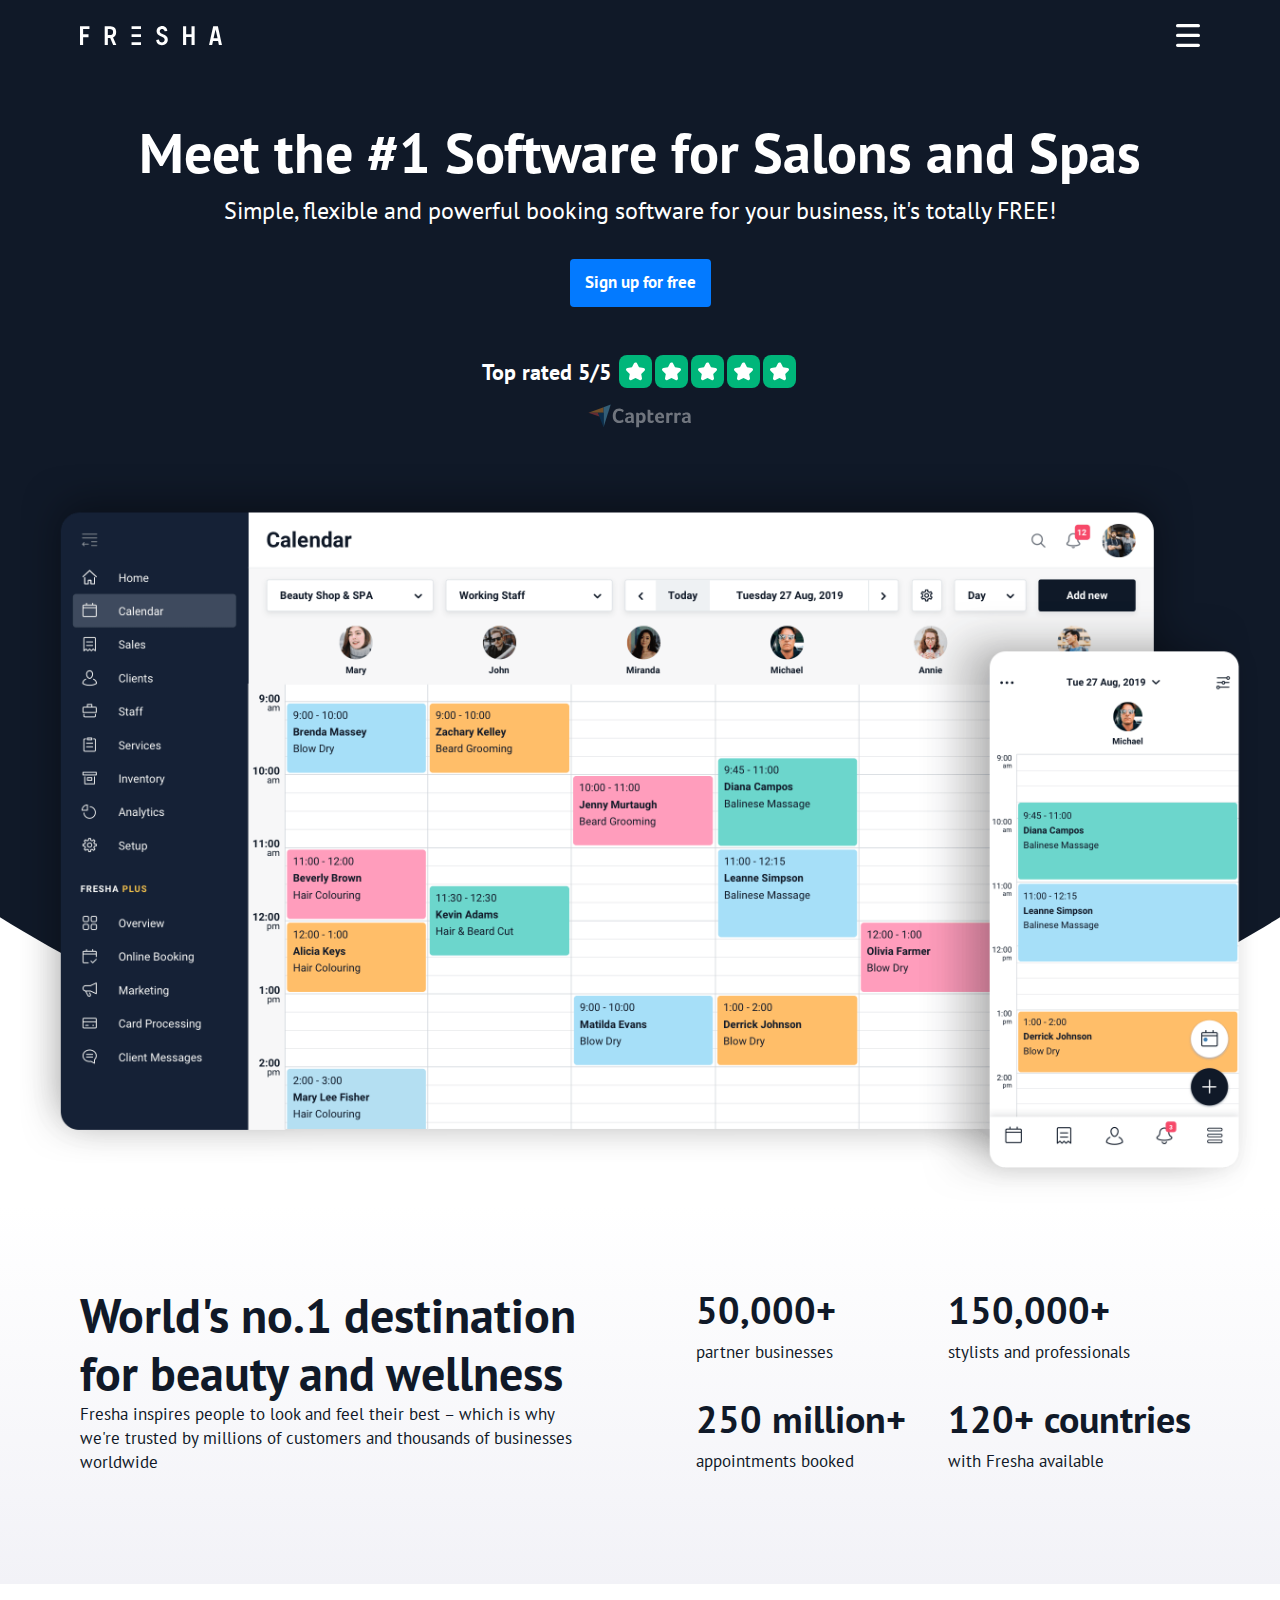
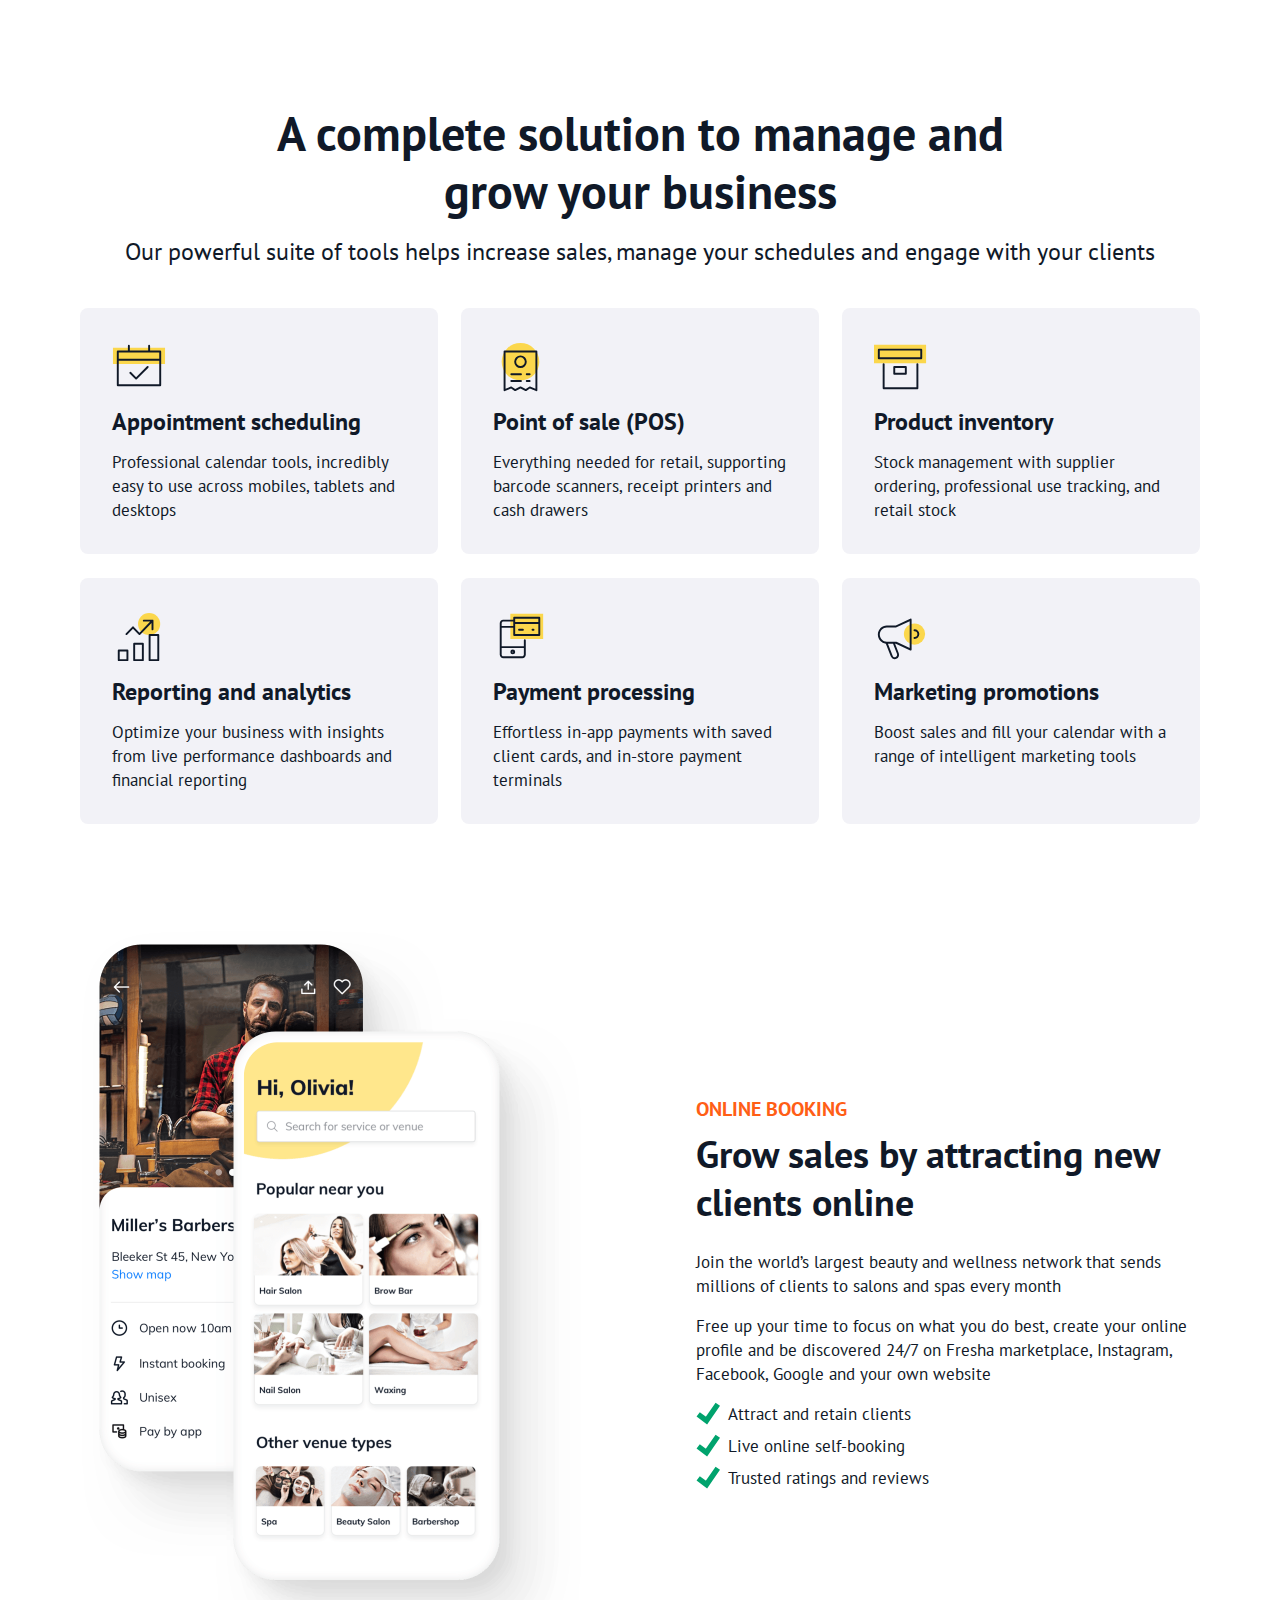
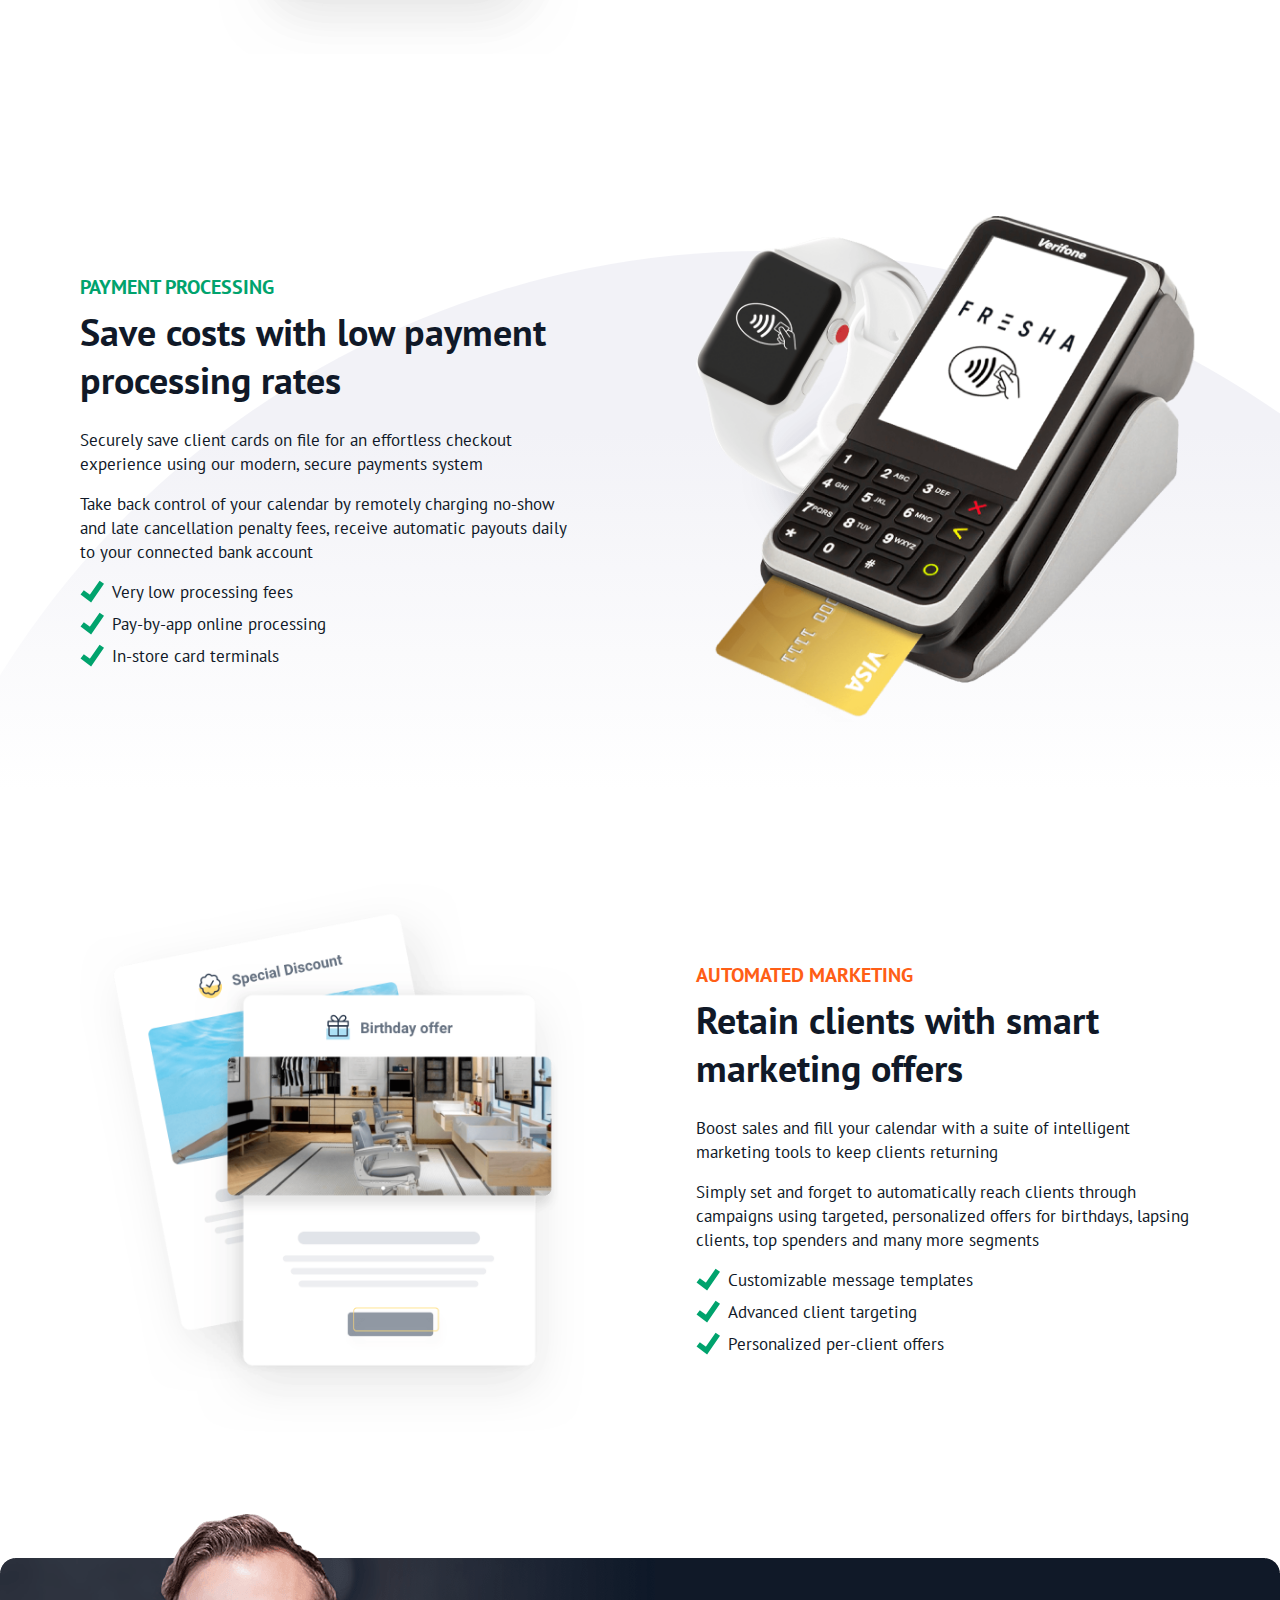
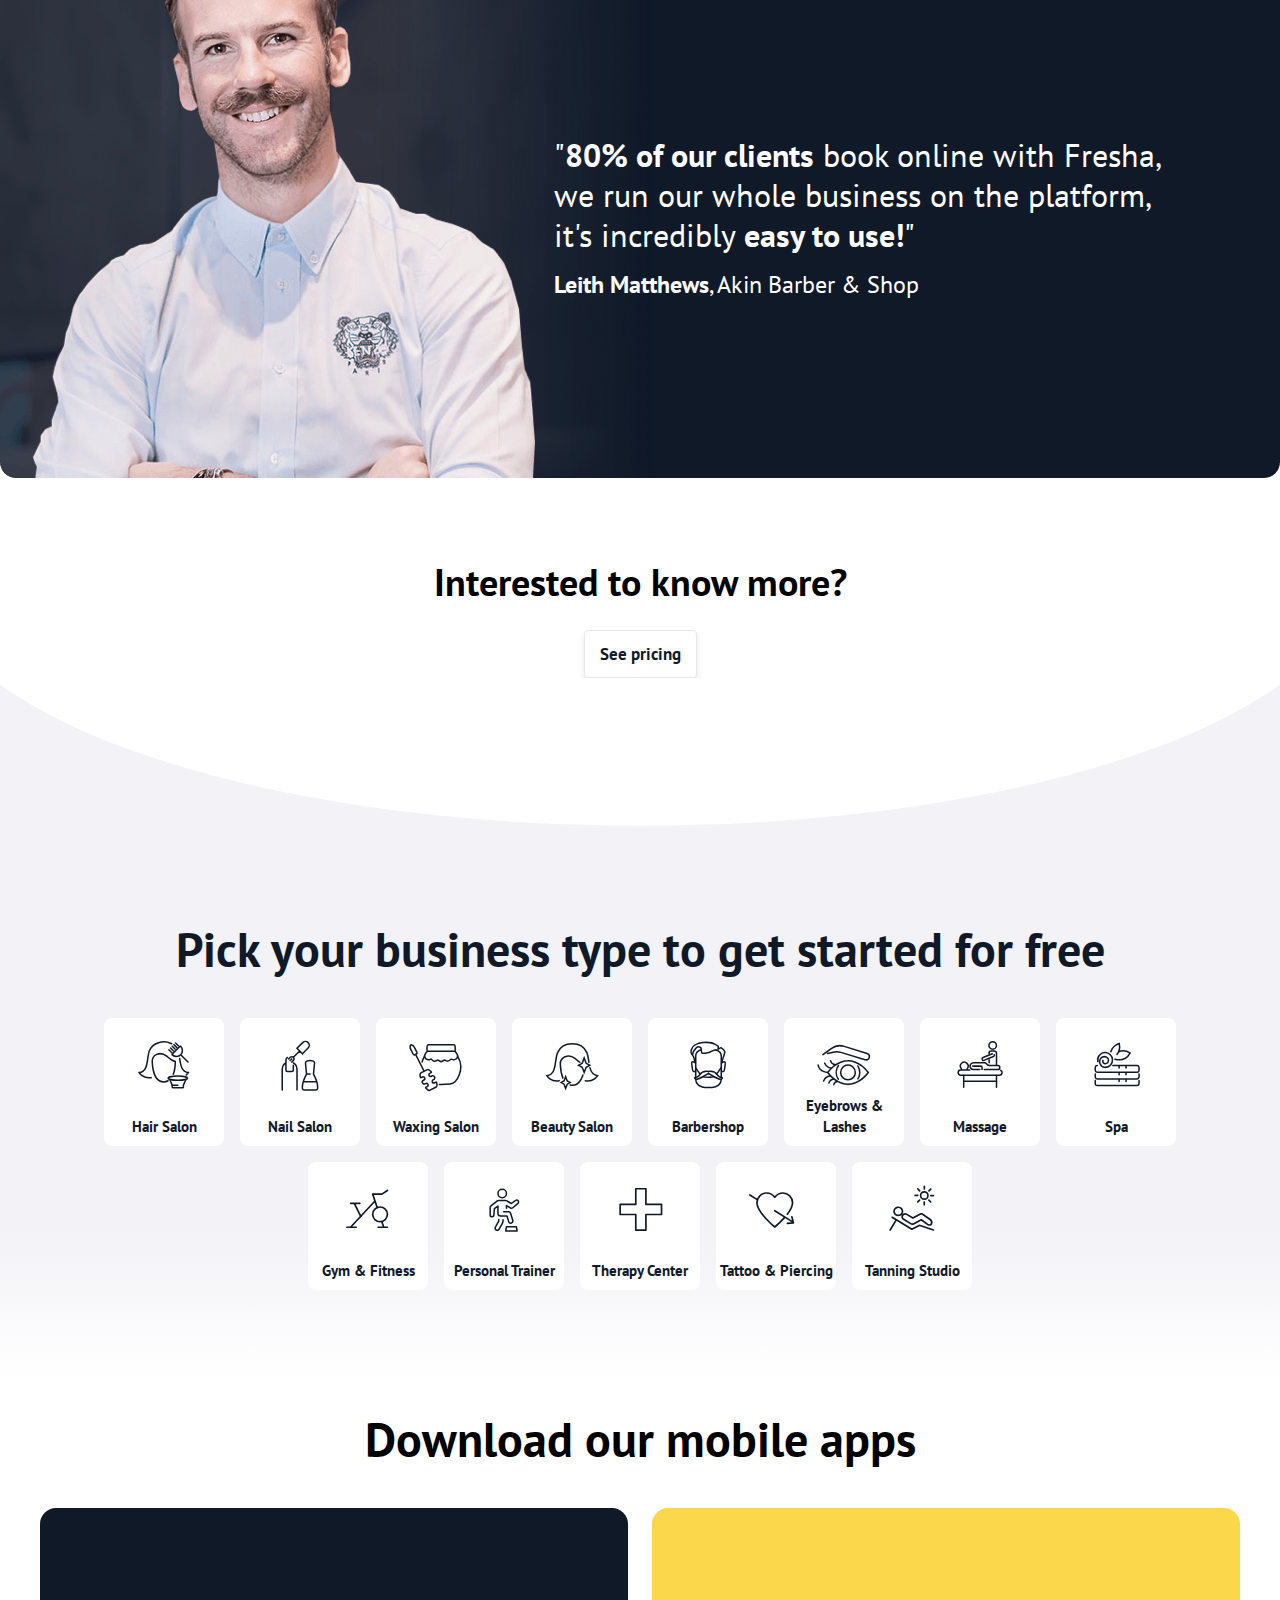
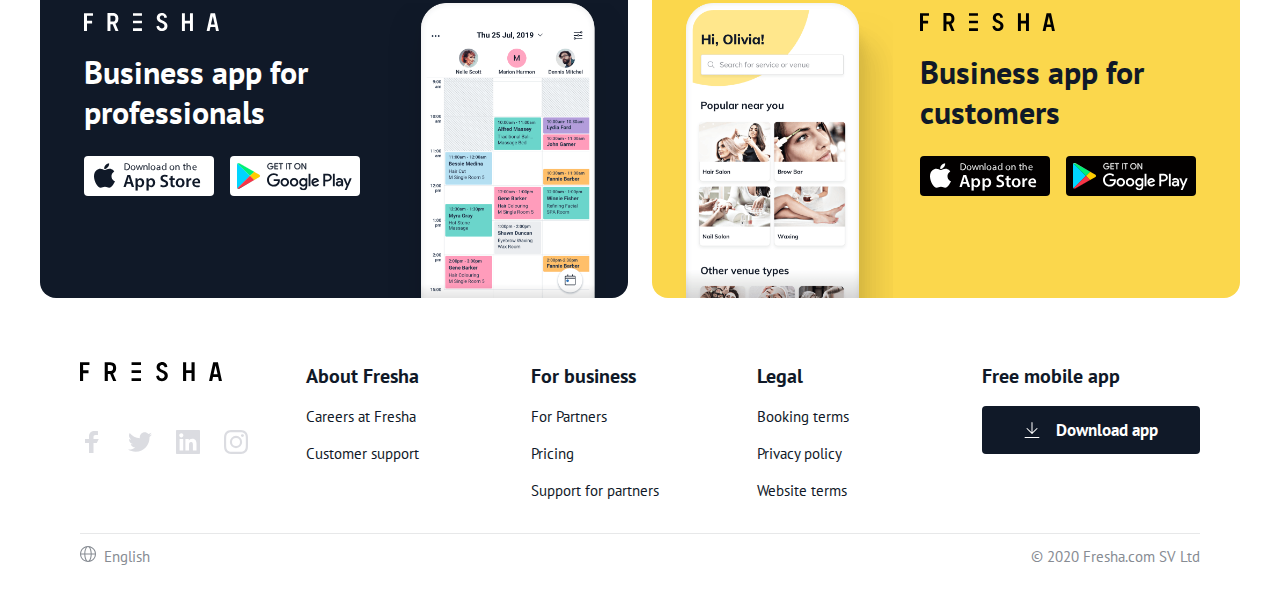
<file: index.html>
<!DOCTYPE html>
<html lang="en">
<head>
    <meta charset="UTF-8">
    <title>Software for Salons and Spas</title>
    <meta name="viewport" content="width=device-width, initial-scale=1">
    <link rel="stylesheet" href="assets/css/style.css">
</head>
<body>
    <header>
        <div class="nav_wrapper">
            <div class="nav_bar container">
               <div class="logo_wrapper">
                   <a href="#" class="logo">
                       <svg viewBox="0 0 143 20"><path fill-rule="evenodd" d="M84.414.604c1.859.822 2.68 2.37 2.936 4.347l-2.716.398c-.076-.269-.138-.53-.223-.783-.625-1.87-2.414-1.932-3.492-1.4-1.265.617-1.545 2.46-.561 3.562.468.526 1.074.84 1.71 1.107l.885.37c.885.372 1.76.764 2.574 1.291 1.772 1.15 2.489 2.794 2.26 4.854-.24 2.214-1.448 3.714-3.552 4.435a7.044 7.044 0 0 1-4.642-.009c-1.811-.617-2.884-1.907-3.24-3.786-.079-.369-.13-.941-.13-.941l2.756-.45s.072.374.111.55c.462 2.073 3.039 2.97 4.708 1.635 1.184-.948 1.176-3.019-.072-3.985a8.83 8.83 0 0 0-1.81-1.017c-1.159-.518-2.32-1.021-3.347-1.797-2.594-1.958-2.244-5.447-.924-7.022A4.779 4.779 0 0 1 80.168.38C81.602 0 83.038 0 84.414.604zM30.25.268a7.391 7.391 0 0 1 2.746.471c1.47.59 2.431 1.642 2.88 3.154a7.829 7.829 0 0 1 .012 4.408c-.393 1.393-1.235 2.411-2.56 3.054l-.253.117 3.244 7.523h-.454c-1.044-.003-2.538-.01-2.685-.011h-.011l-2.992-7.03h-2.332v7.014h-3.148V.275h.134L28.633.27H30.251zM9.45.281V3.06H3.119v5.253c.121.008 5.395 0 5.395 0v2.813H3.119v7.85H0V.28h9.45zm96.715-.004v8.068h5.35V.281h3.119v18.69h-3.105v-7.85h-5.35v7.85h-3.115V.277h3.101zm31.752 0s4.119 18.505 4.157 18.692h-3.166c-.226-1.115-.794-3.975-.794-3.975h-5.07s-.784 3.852-.813 3.974h-3.172c1.38-6.24 2.76-12.447 4.133-18.69h4.725zM60.999 16.205v2.765h-9.446v-2.765H61zm74.57-12.636s-1.788 7.762-1.978 8.727h3.985l-2.007-8.727zm-74.57 4.66v2.766h-9.446V8.228H61zM27.832 3.055h-.012v6.091s2.235.005 3.248-.09c.896-.084 1.499-.605 1.77-1.447l.05-.173a5.36 5.36 0 0 0 .051-2.45c-.235-1.136-.82-1.74-1.966-1.86-.938-.1-2.967-.074-3.141-.071zM60.999.293V3.06h-9.446V.293H61z"></path></svg>
                   </a>
               </div>
                <div class="menu_wrapper">
                    <div class="menu_toggle">
                        <svg viewBox="0 0 22 21"><path d="M1.5 0h19c.8284271 0 1.5.67157288 1.5 1.5S21.3284271 3 20.5 3h-19C.67157288 3 0 2.32842712 0 1.5S.67157288 0 1.5 0zm0 9h19c.8284271 0 1.5.6715729 1.5 1.5s-.6715729 1.5-1.5 1.5h-19C.67157288 12 0 11.3284271 0 10.5S.67157288 9 1.5 9zm0 9h19c.8284271 0 1.5.6715729 1.5 1.5s-.6715729 1.5-1.5 1.5h-19C.67157288 21 0 20.3284271 0 19.5S.67157288 18 1.5 18z"></path></svg>
                    </div>
                    <div class="menu_items_wrapper">
                        <ul class="menu_items_list">
                            <li class="menu_item">
                                <a href="#">Partner sign up</a>
                            </li>
                        </ul>
                    </div>
                </div>
            </div>
        </div>
    </header>
    <main>
        <div class="top_block">
            <h1>Meet the #1 Software for Salons and Spas</h1>
            <h2>Simple, flexible and powerful booking software for your business, it's totally FREE!</h2>
            <div class="button_wrapper">
                <a class="sign_up_button" href="#"><div>Sign up for free</div></a>
            </div>
            <div class="rating_wrapper">
                <h3>Top rated 5/5</h3>
                <div class="stars_wrapper">
                    <div class="star">
                        <svg xmlns="http://www.w3.org/2000/svg" viewBox="0 0 40 40"><path d="M19.999774 33.530115l-8.589828 4.411935c-1.701434.873896-3.805853.23481-4.70035-1.42744-.356193-.661916-.479106-1.420089-.349712-2.157144l1.640511-9.344628-6.949316-6.617902c-1.37649-1.310845-1.404655-3.46366-.06291-4.808448.53429-.535502 1.234371-.883995 1.991862-.99153l9.60372-1.363363 4.294913-8.502024c.850717-1.684043 2.937728-2.37547 4.66147-1.544344.686403.330958 1.24199.87375 1.58075 1.544344l4.294914 8.502024 9.60372 1.363363c1.90226.270048 3.22027 1.995539 2.943855 3.85399-.11007.740045-.466778 1.424003-1.014904 1.945988l-6.949316 6.617902 1.64051 9.344628c.324946 1.850942-.94749 3.60878-2.842066 3.926242-.75443.126415-1.530475.006332-2.207995-.341658l-8.589828-4.411935z" fill="#ffffff" fill-rule="evenodd"/></svg>
                    </div>
                    <div class="star">
                        <svg xmlns="http://www.w3.org/2000/svg" viewBox="0 0 40 40"><path d="M19.999774 33.530115l-8.589828 4.411935c-1.701434.873896-3.805853.23481-4.70035-1.42744-.356193-.661916-.479106-1.420089-.349712-2.157144l1.640511-9.344628-6.949316-6.617902c-1.37649-1.310845-1.404655-3.46366-.06291-4.808448.53429-.535502 1.234371-.883995 1.991862-.99153l9.60372-1.363363 4.294913-8.502024c.850717-1.684043 2.937728-2.37547 4.66147-1.544344.686403.330958 1.24199.87375 1.58075 1.544344l4.294914 8.502024 9.60372 1.363363c1.90226.270048 3.22027 1.995539 2.943855 3.85399-.11007.740045-.466778 1.424003-1.014904 1.945988l-6.949316 6.617902 1.64051 9.344628c.324946 1.850942-.94749 3.60878-2.842066 3.926242-.75443.126415-1.530475.006332-2.207995-.341658l-8.589828-4.411935z" fill="#ffffff" fill-rule="evenodd"/></svg>
                    </div>
                    <div class="star">
                        <svg xmlns="http://www.w3.org/2000/svg" viewBox="0 0 40 40"><path d="M19.999774 33.530115l-8.589828 4.411935c-1.701434.873896-3.805853.23481-4.70035-1.42744-.356193-.661916-.479106-1.420089-.349712-2.157144l1.640511-9.344628-6.949316-6.617902c-1.37649-1.310845-1.404655-3.46366-.06291-4.808448.53429-.535502 1.234371-.883995 1.991862-.99153l9.60372-1.363363 4.294913-8.502024c.850717-1.684043 2.937728-2.37547 4.66147-1.544344.686403.330958 1.24199.87375 1.58075 1.544344l4.294914 8.502024 9.60372 1.363363c1.90226.270048 3.22027 1.995539 2.943855 3.85399-.11007.740045-.466778 1.424003-1.014904 1.945988l-6.949316 6.617902 1.64051 9.344628c.324946 1.850942-.94749 3.60878-2.842066 3.926242-.75443.126415-1.530475.006332-2.207995-.341658l-8.589828-4.411935z" fill="#ffffff" fill-rule="evenodd"/></svg>
                    </div>
                    <div class="star">
                        <svg xmlns="http://www.w3.org/2000/svg" viewBox="0 0 40 40"><path d="M19.999774 33.530115l-8.589828 4.411935c-1.701434.873896-3.805853.23481-4.70035-1.42744-.356193-.661916-.479106-1.420089-.349712-2.157144l1.640511-9.344628-6.949316-6.617902c-1.37649-1.310845-1.404655-3.46366-.06291-4.808448.53429-.535502 1.234371-.883995 1.991862-.99153l9.60372-1.363363 4.294913-8.502024c.850717-1.684043 2.937728-2.37547 4.66147-1.544344.686403.330958 1.24199.87375 1.58075 1.544344l4.294914 8.502024 9.60372 1.363363c1.90226.270048 3.22027 1.995539 2.943855 3.85399-.11007.740045-.466778 1.424003-1.014904 1.945988l-6.949316 6.617902 1.64051 9.344628c.324946 1.850942-.94749 3.60878-2.842066 3.926242-.75443.126415-1.530475.006332-2.207995-.341658l-8.589828-4.411935z" fill="#ffffff" fill-rule="evenodd"/></svg>
                    </div>
                    <div class="star">
                        <svg xmlns="http://www.w3.org/2000/svg" viewBox="0 0 40 40"><path d="M19.999774 33.530115l-8.589828 4.411935c-1.701434.873896-3.805853.23481-4.70035-1.42744-.356193-.661916-.479106-1.420089-.349712-2.157144l1.640511-9.344628-6.949316-6.617902c-1.37649-1.310845-1.404655-3.46366-.06291-4.808448.53429-.535502 1.234371-.883995 1.991862-.99153l9.60372-1.363363 4.294913-8.502024c.850717-1.684043 2.937728-2.37547 4.66147-1.544344.686403.330958 1.24199.87375 1.58075 1.544344l4.294914 8.502024 9.60372 1.363363c1.90226.270048 3.22027 1.995539 2.943855 3.85399-.11007.740045-.466778 1.424003-1.014904 1.945988l-6.949316 6.617902 1.64051 9.344628c.324946 1.850942-.94749 3.60878-2.842066 3.926242-.75443.126415-1.530475.006332-2.207995-.341658l-8.589828-4.411935z" fill="#ffffff" fill-rule="evenodd"/></svg>
                    </div>
                </div>
            </div>
            <svg class="icon" viewBox="0 0 1500 344.983"><path fill="#FF9D28" d="M8.905 127.38l135.181.027 82.199.014V45.987z"></path><path fill="#68C5ED" d="M226.285 45.987V333.49L328.95 7.534z"></path><path fill="#044D80" d="M226.285 127.421l-82.199-.014 82.199 206.083z"></path><path fill="#E54747" d="M8.905 127.38l156.26 52.905-21.079-52.878z"></path><path d="M506.884 257.809c-1.192 1.192-3.178 2.679-5.955 4.465-2.782 1.788-6.402 3.574-10.868 5.362-4.466 1.784-9.928 3.32-16.376 4.615-6.454 1.287-13.845 1.934-22.182 1.934-16.08 0-29.976-2.582-41.686-7.74-11.715-5.158-21.391-12.359-29.031-21.587-7.643-9.231-13.249-20.146-16.822-32.754-3.573-12.604-5.359-26.448-5.359-41.536 0-15.082 1.935-29.03 5.806-41.833 3.87-12.804 9.676-23.866 17.417-33.2 7.742-9.327 17.419-16.623 29.032-21.885 11.612-5.256 25.257-7.89 40.94-7.89 7.742 0 14.739.697 20.992 2.084 6.253 1.39 11.71 3.029 16.377 4.913 4.661 1.889 8.533 3.87 11.612 5.955 3.075 2.084 5.407 3.825 6.998 5.21 1.786 1.592 3.322 3.476 4.615 5.657 1.289 2.187 1.935 4.569 1.935 7.147 0 3.973-1.489 7.941-4.466 11.91a86.073 86.073 0 01-9.827 11.017c-2.382-2.382-5.061-4.81-8.038-7.294-2.978-2.481-6.304-4.662-9.975-6.551-3.675-1.884-7.844-3.471-12.506-4.764-4.666-1.289-9.876-1.936-15.631-1.936-10.124 0-18.609 2.038-25.458 6.104-6.848 4.071-12.357 9.379-16.525 15.93-4.168 6.551-7.146 14.045-8.933 22.48a124.044 124.044 0 00-2.679 25.756c0 9.332.893 18.264 2.679 26.796 1.786 8.536 4.861 16.081 9.231 22.629 4.363 6.55 10.072 11.812 17.12 15.78 7.043 3.974 15.827 5.956 26.351 5.956 5.554 0 10.668-.693 15.334-2.083 4.661-1.388 8.783-3.077 12.356-5.065 3.573-1.98 6.7-4.063 9.379-6.249 2.68-2.184 4.913-4.067 6.7-5.659a215.239 215.239 0 014.168 5.063 71.73 71.73 0 014.466 6.253 54.398 54.398 0 013.573 6.548c.991 2.188 1.488 4.17 1.488 5.954 0 2.584-.497 4.766-1.488 6.552-.996 1.787-2.583 3.774-4.764 5.956zm153.443-22.836c0 15.777 2.293 27.26 6.889 34.449-3.594 1.395-6.94 2.395-10.035 2.994-3.098.6-6.341.898-9.735.898-7.188 0-12.632-1.398-16.324-4.193-3.697-2.793-6.043-6.787-7.039-11.982-4.396 4.598-10.186 8.49-17.374 11.686-7.189 3.189-15.979 4.791-26.36 4.791-5.392 0-10.783-.748-16.175-2.236-5.393-1.5-10.287-3.934-14.679-7.314-4.395-3.387-7.988-7.916-10.783-13.59-2.799-5.674-4.194-12.59-4.194-20.75 0-10.152 2.444-18.416 7.339-24.783 4.892-6.373 11.032-11.398 18.423-15.082 7.386-3.68 15.375-6.213 23.964-7.61 8.584-1.395 16.475-2.288 23.663-2.691 2.398-.197 4.742-.3 7.04-.3h6.44v-5.452c0-7.676-2.05-13.129-6.141-16.358-4.096-3.23-10.737-4.849-19.92-4.849-8.588 0-16.227 1.399-22.915 4.193a187.352 187.352 0 00-19.62 9.586 43.926 43.926 0 01-6.74-11.233c-1.698-4.09-2.546-7.137-2.546-9.136 0-2.794 1.544-5.49 4.643-8.088 3.094-2.592 7.339-4.942 12.731-7.039 5.393-2.097 11.58-3.791 18.573-5.092 6.987-1.297 14.377-1.947 22.166-1.947 10.783 0 19.919 1.1 27.407 3.295 7.489 2.2 13.579 5.593 18.273 10.184 4.69 4.597 8.036 10.335 10.034 17.224 1.994 6.89 2.996 14.931 2.996 24.113v56.312zm-38.343-34.746h-4.192c-1.401 0-2.8.104-4.194.301-4.995.402-9.938 1-14.827 1.795-4.896.801-9.24 2.199-13.03 4.195-3.796 1.998-6.89 4.596-9.286 7.787-2.397 3.197-3.595 7.293-3.595 12.283 0 5.592 1.596 10.332 4.792 14.227 3.192 3.895 8.584 5.842 16.176 5.842 3.791 0 7.387-.496 10.784-1.5 3.393-.994 6.388-2.293 8.986-3.891 2.593-1.598 4.643-3.344 6.141-5.244 1.497-1.895 2.246-3.641 2.246-5.24v-30.555zm112.925-59.01c3.183-3.791 8.163-7.638 14.93-11.533 6.768-3.894 15.328-5.841 25.681-5.841 7.368 0 14.384 1.249 21.055 3.744 6.664 2.499 12.589 6.544 17.765 12.132 5.177 5.593 9.307 12.983 12.395 22.166 3.085 9.188 4.629 20.473 4.629 33.848 0 15.576-1.794 28.41-5.376 38.492-3.586 10.088-8.211 18.076-13.882 23.965-5.674 5.891-11.998 10.035-18.962 12.43-6.969 2.396-13.938 3.596-20.903 3.596-5.774 0-10.803-.65-15.079-1.947-4.283-1.301-7.915-2.744-10.901-4.344-2.986-1.596-5.274-3.191-6.865-4.793-1.592-1.596-2.589-2.697-2.986-3.297v73.635h-40.739V128.036a72.138 72.138 0 013.622-.598c1.209-.196 2.617-.347 4.227-.45a95.905 95.905 0 015.733-.149c6.637 0 12.272 1.1 16.9 3.295 4.627 2.2 7.549 5.892 8.756 11.083zm53.919 55.414c0-5.99-.497-11.578-1.489-16.773-.992-5.19-2.63-9.684-4.914-13.479-2.284-3.792-5.365-6.74-9.235-8.838-3.876-2.096-8.588-3.143-14.145-3.143-8.339 0-14.147 1.6-17.425 4.791-3.275 3.197-4.913 6.694-4.913 10.485v63.504c1.586 1.6 4.412 3.494 8.484 5.691 4.073 2.199 8.785 3.293 14.149 3.293 10.128 0 17.574-3.99 22.34-11.98 4.766-7.986 7.148-19.172 7.148-33.551zm73.978 51.524c-1.4-3.992-2.298-8.188-2.696-12.582a144.475 144.475 0 01-.599-13.182V83.404a323.55 323.55 0 014.493-.599 60.539 60.539 0 014.492-.449 78.188 78.188 0 014.792-.149c3.193 0 6.391.3 9.587.898 3.191.6 6.088 1.798 8.688 3.594 2.593 1.797 4.689 4.246 6.289 7.339 1.597 3.098 2.396 7.143 2.396 12.131v21.267h41.938v30.256h-41.938v63.877c0 13.93 5.691 20.893 17.075 20.893 2.795 0 5.438-.447 7.938-1.348 2.495-.898 4.741-1.895 6.74-2.994 1.995-1.098 3.744-2.246 5.242-3.445 1.498-1.199 2.546-2.096 3.144-2.695 2.996 4.396 5.289 8.201 6.89 11.412 1.596 3.215 2.396 6.232 2.396 9.051 0 2.623-1.046 5.195-3.145 7.713s-5.046 4.84-8.838 6.955c-3.794 2.115-8.385 3.828-13.778 5.139-5.391 1.311-11.285 1.967-17.673 1.967-12.385 0-22.018-2.398-28.907-7.189-6.889-4.795-11.734-11.086-14.526-18.873zm182.556-3.895c5.008 0 9.417-.547 13.228-1.648 3.805-1.094 7.211-2.443 10.218-4.041 3.004-1.596 5.612-3.344 7.817-5.242a568.477 568.477 0 006.014-5.244c2.401 2.994 4.905 6.842 7.512 11.531 2.604 4.697 3.908 8.539 3.908 11.533 0 4.395-2.499 8.389-7.487 11.983-4.194 3.197-10.14 5.943-17.823 8.236-7.691 2.295-16.729 3.445-27.109 3.445-9.391 0-18.625-1.197-27.708-3.594-9.088-2.395-17.178-6.59-24.263-12.582-7.092-5.988-12.834-14.025-17.226-24.111-4.393-10.084-6.589-22.812-6.589-38.193 0-12.582 1.948-23.411 5.839-32.5 3.896-9.085 9.086-16.624 15.581-22.615 6.485-5.991 13.824-10.381 22.014-13.181 8.186-2.793 16.575-4.193 25.163-4.193 11.182 0 20.667 1.751 28.455 5.242 7.79 3.496 14.126 8.19 19.022 14.079 4.89 5.891 8.434 12.631 10.633 20.219 2.194 7.591 3.295 15.576 3.295 23.963v4.193c0 1.602-.051 3.295-.15 5.092-.102 1.799-.2 3.549-.298 5.242-.104 1.701-.254 3.047-.448 4.045h-88.368c.801 10.984 4.207 20.119 10.218 27.41 6.007 7.291 15.526 10.931 28.552 10.931zm13.65-60.808c0-9.585-1.86-17.373-5.575-23.364-3.716-5.99-10.397-8.987-20.032-8.987-8.239 0-14.815 2.847-19.734 8.538-4.924 5.692-7.379 13.629-7.379 23.812h52.72zm107.738-41.478c1.196-1.782 2.793-3.762 4.792-5.944 1.994-2.18 4.442-4.161 7.339-5.943 2.893-1.783 6.089-3.272 9.586-4.46 3.49-1.189 7.236-1.783 11.234-1.783 2.395 0 4.942.201 7.637.594 2.696.398 5.19 1.142 7.487 2.228 2.295 1.091 4.145 2.574 5.543 4.456 1.395 1.882 2.097 4.208 2.097 6.979 0 4.357-1.101 9.361-3.295 15.01-2.2 5.654-4.393 10.475-6.589 14.467-3.399-2.795-6.793-4.942-10.186-6.44-3.397-1.497-7.391-2.247-11.982-2.247-6.191 0-11.382 1.803-15.574 5.406-4.197 3.604-6.293 7.91-6.293 12.917v96.969h-40.736V128.036a71.75 71.75 0 013.593-.598c1.198-.196 2.595-.347 4.194-.45a94.426 94.426 0 015.691-.149c6.389 0 11.93 1.239 16.625 3.712 4.689 2.47 7.639 6.28 8.837 11.423zm115.823 0c1.198-1.782 2.794-3.762 4.793-5.944 1.994-2.18 4.442-4.161 7.339-5.943 2.893-1.783 6.088-3.272 9.585-4.46 3.492-1.189 7.236-1.783 11.233-1.783 2.395 0 4.941.201 7.637.594 2.695.398 5.191 1.142 7.489 2.228 2.295 1.091 4.141 2.574 5.544 4.456 1.394 1.882 2.096 4.208 2.096 6.979 0 4.357-1.102 9.361-3.295 15.01-2.202 5.654-4.396 10.475-6.591 14.467-3.396-2.795-6.793-4.942-10.185-6.44-3.396-1.497-7.39-2.247-11.981-2.247-6.191 0-11.383 1.803-15.576 5.406-4.194 3.604-6.29 7.91-6.29 12.917v96.969h-40.738V128.036a71.871 71.871 0 013.595-.598c1.198-.196 2.595-.347 4.193-.45a94.367 94.367 0 015.69-.149c6.391 0 11.932 1.239 16.624 3.712 4.69 2.47 7.638 6.28 8.838 11.423zm194.406 92.999c0 15.777 2.295 27.26 6.89 34.449-3.595 1.395-6.941 2.395-10.034 2.994-3.098.6-6.342.898-9.735.898-7.191 0-12.633-1.398-16.325-4.193-3.699-2.793-6.043-6.787-7.041-11.982-4.393 4.598-10.184 8.49-17.373 11.686-7.188 3.189-15.979 4.791-26.359 4.791-5.393 0-10.783-.748-16.177-2.236-5.391-1.5-10.288-3.934-14.677-7.314-4.395-3.387-7.989-7.916-10.784-13.59-2.798-5.674-4.192-12.59-4.192-20.75 0-10.152 2.441-18.416 7.339-24.783 4.89-6.373 11.032-11.398 18.422-15.082 7.385-3.68 15.373-6.213 23.964-7.61 8.582-1.395 16.474-2.288 23.663-2.691a85.94 85.94 0 017.041-.3h6.439v-5.452c0-7.676-2.051-13.129-6.142-16.358-4.097-3.23-10.736-4.849-19.92-4.849-8.587 0-16.225 1.399-22.914 4.193a187.561 187.561 0 00-19.621 9.586 43.983 43.983 0 01-6.74-11.233c-1.697-4.09-2.545-7.137-2.545-9.136 0-2.794 1.544-5.49 4.643-8.088 3.094-2.592 7.339-4.942 12.73-7.039 5.393-2.097 11.58-3.791 18.571-5.092 6.989-1.297 14.379-1.947 22.167-1.947 10.783 0 19.92 1.1 27.409 3.295 7.487 2.2 13.577 5.593 18.271 10.184 4.69 4.597 8.035 10.335 10.036 17.224 1.992 6.89 2.994 14.931 2.994 24.113v56.312zm-38.342-34.746h-4.193c-1.4 0-2.799.104-4.193.301-4.993.402-9.938 1-14.828 1.795-4.896.801-9.238 2.199-13.03 4.195-3.795 1.998-6.89 4.596-9.286 7.787-2.396 3.197-3.595 7.293-3.595 12.283 0 5.592 1.597 10.332 4.793 14.227 3.192 3.895 8.586 5.842 16.176 5.842 3.792 0 7.387-.496 10.784-1.5 3.394-.994 6.388-2.293 8.986-3.891 2.591-1.598 4.644-3.344 6.14-5.244 1.498-1.895 2.247-3.641 2.247-5.24v-30.555z" fill="#fff"></path></svg>
        </div>
        <div class="app_screen">
            <img src="assets/images/img_1.png">
            <div class="round_bg"></div>
        </div>
        <div class="best_app_section_wrapper">
            <div class="best_app_section">
                <div class="app_description">
                    <h2>World's no.1 destination for beauty and wellness</h2>
                    <h3>Fresha inspires people to look and feel their best – which is why we're trusted by millions of customers and thousands of businesses worldwide</h3>
                </div>
                <div class="highlight_grid">
                    <div class="highlight">
                        <div class="value">50,000+</div>
                        <div class="description">partner businesses</div>
                    </div>
                    <div class="highlight">
                        <div class="value">150,000+</div>
                        <div class="description">stylists and professionals</div>
                    </div>
                    <div class="highlight">
                        <div class="value">250 million+</div>
                        <div class="description">appointments booked</div>
                    </div>
                    <div class="highlight">
                        <div class="value">120+ countries</div>
                        <div class="description">with Fresha available</div>
                    </div>
                </div>
            </div>
        </div>
        <div class="solution_section container">
            <h2 class="title">A complete solution to manage and grow your business</h2>
            <p class="subtitle">Our powerful suite of tools helps increase sales, manage your schedules and engage with your clients</p>
            <div class="solutions_wrapper">
                <div class="solution">
                    <div class="solution_icon"><svg viewBox="0 0 56 56"><g fill="none" fill-rule="evenodd"><path fill="#FBD74C" d="M1 8h54v17H1z"></path><path fill="#101928" fill-rule="nonzero" d="M38.5 5a1 1 0 01.993.883L39.5 6v5H50a1 1 0 01.993.883L51 12v35a1 1 0 01-1 1H6a1 1 0 01-1-1V12a1 1 0 011-1h10.5V6a1 1 0 011.993-.117L18.5 6v5h19V6a1 1 0 011-1zM49 21.5H7V46h42V21.5zm-11.293 5.793a1 1 0 01.083 1.32l-.083.094-12 12a1 1 0 01-1.32.083l-.094-.083-6-6a1 1 0 011.32-1.497l.094.083L25 38.585l11.293-11.292a1 1 0 011.414 0zM49 13H7v6.5h42V13z"></path></g></svg></div>
                    <div class="solution_title">Appointment scheduling</div>
                    <div class="solution_description">Professional calendar tools, incredibly easy to use across mobiles, tablets and desktops</div>
                </div>
                <div class="solution">
                    <div class="solution_icon"><svg viewBox="0 0 56 56"><g fill="none" fill-rule="evenodd"><circle cx="28.5" cy="22.5" r="19.5" fill="#FBD74C"></circle><path fill="#101928" fill-rule="nonzero" d="M45 11a1 1 0 011 1v40a1 1 0 01-1.372.928l-6.387-2.563-3.685 2.466a1 1 0 01-.881.115l-.123-.052L28.5 50.36l-5.052 2.534a1 1 0 01-.888.004l-.116-.067-3.686-2.466-6.386 2.563a1 1 0 01-1.366-.812L11 52V12a1 1 0 011-1zm-1 2H13v37.52l5.503-2.207a1 1 0 01.822.035l.106.062 3.641 2.435 4.98-2.497a1 1 0 01.773-.052l.123.052 4.979 2.497 3.642-2.435a1 1 0 01.812-.135l.116.038L44 50.521V13zM29 41.5a1 1 0 01.117 1.993L29 43.5H19a1 1 0 01-.117-1.993L19 41.5h10zm9 0a1 1 0 01.117 1.993L38 43.5h-3a1 1 0 01-.117-1.993L35 41.5h3zm-9-7a1 1 0 01.117 1.993L29 36.5H19a1 1 0 01-.117-1.993L19 34.5h10zm9 0a1 1 0 01.117 1.993L38 36.5h-3a1 1 0 01-.117-1.993L35 34.5h3zM28.5 16a6.5 6.5 0 110 13 6.5 6.5 0 010-13zm0 2a4.5 4.5 0 100 9 4.5 4.5 0 000-9z"></path></g></svg></div>
                    <div class="solution_title">Point of sale (POS)</div>
                    <div class="solution_description">Everything needed for retail, supporting barcode scanners, receipt printers and cash drawers</div>
                </div>
                <div class="solution">
                    <div class="solution_icon"><svg viewBox="0 0 56 56"><g fill="none" fill-rule="evenodd"><path d="M0 0h56v56H0z"></path><path fill="#FBD74C" d="M0 5h54v19H0z"></path><path fill="#101928" fill-rule="nonzero" d="M45 24a1 1 0 01.993.883L46 25v25a1 1 0 01-.883.993L45 51H10a1 1 0 01-.993-.883L9 50V25a1 1 0 011.993-.117L11 25v24h33V25a1 1 0 01.883-.993L45 24zm-12 3a1 1 0 011 1v7a1 1 0 01-1 1H21a1 1 0 01-1-1v-7a1 1 0 011-1zm-1 2H22v5h10v-5zM49 9a1 1 0 011 1v9a1 1 0 01-1 1H5a1 1 0 01-1-1v-9a1 1 0 011-1zm-1 2H6v7h42v-7z"></path></g></svg></div>
                    <div class="solution_title">Product inventory</div>
                    <div class="solution_description">Stock management with supplier ordering, professional use tracking, and retail stock</div>
                </div>
                <div class="solution">
                    <div class="solution_icon"><svg viewBox="0 0 56 56"><g fill="none" fill-rule="evenodd"><circle cx="38.5" cy="14.5" r="11.5" fill="#FBD74C"></circle><path fill="#101928" fill-rule="nonzero" d="M32 34a1 1 0 011 1v17a1 1 0 01-1 1h-9a1 1 0 01-1-1V35a1 1 0 011-1zm-16 7a1 1 0 011 1v10a1 1 0 01-1 1H7a1 1 0 01-1-1V42a1 1 0 011-1zm32-16a1 1 0 011 1v26a1 1 0 01-1 1h-9a1 1 0 01-1-1V26a1 1 0 011-1zM31 36h-7v15h7V36zm-16 7H8v8h7v-8zm32-16h-7v24h7V27zm-5-17h.01c.025 0 .048.001.072.003L42 10a1.009 1.009 0 01.61.208c.055.042.105.09.149.14l.02.025a1.01 1.01 0 01.214.51l.002.018.004.06L43 11v9a1 1 0 01-1.993.117L41 20v-6.523L29.22 25.694a1 1 0 01-1.345.087l-.095-.087-6.03-6.254-6.03 6.254a1 1 0 01-1.318.107l-.096-.081a1 1 0 01-.107-1.318l.081-.096 6.75-7a1 1 0 011.345-.087l.095.087 6.03 6.253L39.645 12H33a1 1 0 01-.993-.883L32 11a1 1 0 01.883-.993L33 10h9z"></path></g></svg></div>
                    <div class="solution_title">Reporting and analytics</div>
                    <div class="solution_description">Optimize your business with insights from live performance dashboards and financial reporting</div>
                </div>
                <div class="solution">
                    <div class="solution_icon"><svg viewBox="0 0 56 56"><g fill="none" fill-rule="evenodd"><path fill="#FBD74C" d="M18 4h34v26H18z"></path><path fill="#101928" fill-rule="nonzero" d="M48 7a1 1 0 011 1v18a1 1 0 01-1 1H22a1 1 0 01-1-1v-7.5H9v19h23v-6.143a1 1 0 011.993-.116l.007.116v14.929c0 1.984-1.595 3.606-3.578 3.709l-.2.005H10.778c-2.008 0-3.668-1.558-3.773-3.517L7 46.286V13.714c0-1.984 1.595-3.606 3.578-3.709l.2-.005H21V8a1 1 0 01.883-.993L22 7zM32 39.5H9v6.786c0 .888.72 1.636 1.632 1.708l.146.006h19.444c.932 0 1.698-.703 1.772-1.575l.006-.14V39.5zM20.5 41a2.5 2.5 0 110 5 2.5 2.5 0 010-5zm0 2a.5.5 0 100 1 .5.5 0 000-1zM47 14.5H23V25h24V14.5zm-16 5a1 1 0 01.117 1.993L31 21.5h-4a1 1 0 01-.117-1.993L27 19.5h4zm11 0a1 1 0 01.117 1.993L42 21.5h-1a1 1 0 01-.117-1.993L41 19.5h1zM21 12H10.778c-.932 0-1.698.703-1.772 1.575l-.006.14V16.5h12V12zm26-3H23v3.5h24V9z"></path></g></svg></div>
                    <div class="solution_title">Payment processing</div>
                    <div class="solution_description">Effortless in-app payments with saved client cards, and in-store payment terminals</div>
                </div>
                <div class="solution">
                    <div class="solution_icon"><svg viewBox="0 0 56 56"><g fill="none" fill-rule="evenodd"><circle cx="42" cy="25" r="11" fill="#FBD74C"></circle><path fill="#101928" fill-rule="nonzero" d="M37.578 9.094A1 1 0 0139 10v31a1 1 0 01-1.422.906l-14.926-6.952h-.774l3.809 9.808c.894 2.32-.19 4.957-2.448 5.904-2.213.922-4.715-.129-5.69-2.327l-.084-.203-5.186-13.233c-4.57-.487-8.143-4.373-8.275-9.143L4 25.485l.004-.273c.15-5.094 4.237-9.167 9.246-9.167h9.402zm-17.845 25.86h-5.286l4.881 12.455c.506 1.303 1.91 1.924 3.14 1.412 1.195-.502 1.81-1.896 1.411-3.172l-.057-.166-4.089-10.53zM37 11.568l-13.703 6.384a1 1 0 01-.422.093H13.25c-3.916 0-7.129 3.201-7.246 7.211L6 25.5c0 4.122 3.251 7.455 7.25 7.455h9.625a1 1 0 01.422.093L37 39.431V11.568zM42 20a5 5 0 010 10 1 1 0 01-.117-1.993L42 28a3 3 0 000-6 1 1 0 010-2z"></path></g></svg></div>
                    <div class="solution_title">Marketing promotions</div>
                    <div class="solution_description">Boost sales and fill your calendar with a range of intelligent marketing tools</div>
                </div>
            </div>
        </div>
        <div class="online_booking container">
            <div class="booking_image_wrapper">
                <img src="assets/images/online_booking.png">
            </div>
            <div class="booking_info_wrapper">
                <h2 class="title">ONLINE BOOKING</h2>
                <h3 class="subtitle">Grow sales by attracting
                    new clients online</h3>
                <div class="description_text">Join the world’s largest beauty and wellness network that sends millions of clients to salons and spas every month</div>
                <div class="description_text">Free up your time to focus on what you do best, create your online profile and be discovered 24/7 on Fresha marketplace, Instagram, Facebook, Google and your own website</div>
                <div class="description_list">
                    <div class="description_list_item">
                        <svg class="check_icon" viewBox="0 0 22 22"><path d="M2 11.39L9.594 17 20 2" stroke="#00a36d" stroke-width="5" fill="none" fill-rule="evenodd"></path></svg>
                        <p>Attract and retain clients</p>
                    </div>
                    <div class="description_list_item">
                        <svg class="check_icon" viewBox="0 0 22 22"><path d="M2 11.39L9.594 17 20 2" stroke="#00a36d" stroke-width="5" fill="none" fill-rule="evenodd"></path></svg>
                        <p>Live online self-booking</p>
                    </div>
                    <div class="description_list_item">
                        <svg class="check_icon" viewBox="0 0 22 22"><path d="M2 11.39L9.594 17 20 2" stroke="#00a36d" stroke-width="5" fill="none" fill-rule="evenodd"></path></svg>
                        <p>Trusted ratings and reviews</p>
                    </div>
                </div>
            </div>
        </div>
        <div class="payment">
            <div class="round_bg"></div>
            <div class="online_booking container">
                <div class="booking_image_wrapper">
                    <img src="assets/images/payment.png">
                </div>
                <div class="booking_info_wrapper">
                    <h2 class="title">PAYMENT PROCESSING</h2>
                    <h3 class="subtitle">Save costs with low
                        payment processing rates</h3>
                    <div class="description_text">Securely save client cards on file for an effortless checkout experience using our modern, secure payments system</div>
                    <div class="description_text">Take back control of your calendar by remotely charging no-show and late cancellation penalty fees, receive automatic payouts daily to your connected bank account</div>
                    <div class="description_list">
                        <div class="description_list_item">
                            <svg class="check_icon" viewBox="0 0 22 22"><path d="M2 11.39L9.594 17 20 2" stroke="#00a36d" stroke-width="5" fill="none" fill-rule="evenodd"></path></svg>
                            <p>Very low processing fees</p>
                        </div>
                        <div class="description_list_item">
                            <svg class="check_icon" viewBox="0 0 22 22"><path d="M2 11.39L9.594 17 20 2" stroke="#00a36d" stroke-width="5" fill="none" fill-rule="evenodd"></path></svg>
                            <p>Pay-by-app online processing</p>
                        </div>
                        <div class="description_list_item">
                            <svg class="check_icon" viewBox="0 0 22 22"><path d="M2 11.39L9.594 17 20 2" stroke="#00a36d" stroke-width="5" fill="none" fill-rule="evenodd"></path></svg>
                            <p>In-store card terminals</p>
                        </div>
                    </div>

                </div>
            </div>
        </div>
        <div class="online_booking container">
            <div class="booking_image_wrapper">
                <img src="assets/images/marketing.png">
            </div>
            <div class="booking_info_wrapper">
                <h2 class="title">AUTOMATED MARKETING</h2>
                <h3 class="subtitle">Retain clients with smart marketing offers</h3>
                <div class="description_text">Boost sales and fill your calendar with a suite of intelligent marketing tools to keep clients returning</div>
                <div class="description_text">Simply set and forget to automatically reach clients through campaigns using targeted, personalized offers for birthdays, lapsing clients, top spenders and many more segments</div>
                <div class="description_list">
                    <div class="description_list_item">
                        <svg class="check_icon" viewBox="0 0 22 22"><path d="M2 11.39L9.594 17 20 2" stroke="#00a36d" stroke-width="5" fill="none" fill-rule="evenodd"></path></svg>
                        <p>Customizable message templates</p>
                    </div>
                    <div class="description_list_item">
                        <svg class="check_icon" viewBox="0 0 22 22"><path d="M2 11.39L9.594 17 20 2" stroke="#00a36d" stroke-width="5" fill="none" fill-rule="evenodd"></path></svg>
                        <p>Advanced client targeting</p>
                    </div>
                    <div class="description_list_item">
                        <svg class="check_icon" viewBox="0 0 22 22"><path d="M2 11.39L9.594 17 20 2" stroke="#00a36d" stroke-width="5" fill="none" fill-rule="evenodd"></path></svg>
                        <p>Personalized per-client offers</p>
                    </div>
                </div>

            </div>
        </div>
        <div class="quote_wrapper container">
            <div class="quote_text">
                <div class="text">"<span class="bold">80% of our clients</span> book online with Fresha, we run our whole business on the platform, it's incredibly <span class="bold">easy to use!</span>"</div>
                <div class="author"><span class="bold">Leith Matthews</span>, Akin Barber & Shop</div>
            </div>
        </div>
        <div class="read_more_section">
            <h2 class="title">Interested to know more?</h2>
            <a class="action_button" href="pricing.html">
                <div class="action_button_text">See pricing</div>
            </a>
            <div class="round_bg_wrapper">
                <div class="round_bg"></div>
            </div>

        </div>
        <div class="business_wrapper">
            <h2 class="title">Pick your business type to get started for free</h2>
            <div class="business_icons_wrapper">
                <a href="#" class="business_icon">
                    <div class="icon_img"><svg viewBox="0 0 64 64"><g fill="none" fill-rule="evenodd" stroke-linecap="round" stroke-width="1.8"><path d="M37.783 13.864l3.245 3.244m9.954-7.271a.587.587 0 0 1 .858.032c2.598 3.018 2.632 7.4-.019 10.051-2.65 2.651-7.033 2.617-10.05.018a.586.586 0 0 1-.033-.857l9.244-9.244zm-11.203 2.031l3.244 3.244m-1.249-5.24l3.244 3.245m-1.249-5.24l3.245 3.244m-1.249-5.24l3.244 3.245m2.813 10.794l8.586 8.587m-9.807-4.294c1.047 7.692 2.1 15.82 10.195 16.794 0 0-.779 1.336-2.395 2.767m-41.66 3.198c-9.675 1.66-14.123-5.965-14.123-5.965 11.842-1.424 8.457-17.754 12.332-26.414 4.42-9.88 17.227-12.494 26.079-7.833"></path><path d="M36.823 50.677a10.3 10.3 0 0 1-5.13 1.385c-3.613 0-7.012-1.946-9.158-5.244-3.645-5.817-4.367-15.267-4.51-18.785-.326-7.993 9.054-12.917 17.198-6.48 1.758 1.389 5.593 5.373 10.175 6.41m0 0c0 5.652-.452 10.397-2.448 14.978m-4.286 5.944l3.108 6.98v2.144c0 .554.449 1.002 1.002 1.002h11.219c.553 0 1.002-.448 1.002-1.002v-2.145l3.108-6.98"></path><path d="M59.884 47.57c0 1.356-5.15 2.457-11.5 2.457-6.352 0-11.501-1.1-11.501-2.457 0-1.358 5.149-2.458 11.5-2.458 6.352 0 11.501 1.1 11.501 2.458zm-18.112 8.294h6.611"></path></g></svg></div>
                    <div class="icon_title">Hair Salon</div>
                </a>
                <a href="#" class="business_icon">
                    <div class="icon_img"><svg viewBox="0 0 64 64"><path fill="none" stroke-linecap="round" stroke-width="1.8" d="M39.742 42.79c-.42-4.491-.829-8.821-1.197-12.918a2.397 2.397 0 0 1 1.413-2.41 9.736 9.736 0 0 1 7.835 0 2.399 2.399 0 0 1 1.414 2.41c-.369 4.097-.778 8.427-1.197 12.919m-.011 0c2.736 5.059 5.77 11.88 4.75 17.529-.125.647-.97 1.25-1.649 1.25H36.64c-.678 0-1.523-.602-1.648-1.25-1.02-5.65 2.017-12.475 4.75-17.53H43.9m-8.081 9.012H51.98M10.92 61.57V36.998c0-2.08.725-3.994 1.937-5.497a8.819 8.819 0 0 1 2.448-2.1m8.772-.001a8.81 8.81 0 0 1 2.45 2.1 8.732 8.732 0 0 1 1.937 5.498V61.57M24.078 32.2v5.792c0 .93-.753 1.683-1.683 1.683h-5.406c-.93 0-1.683-.753-1.683-1.683V26.537c0-1.411.666-2.667 1.702-3.469m17.843-4.39l-6.444-6.444 6.78-6.78a4.556 4.556 0 0 1 6.443 6.443l-6.779 6.78zm-3.222-3.222l-7.452 7.453m-5.614 1.959l1.96-1.96a2.583 2.583 0 1 1 3.653 3.655l-1.959 1.96m-1.827-1.828l1.893-1.893"></path></svg></div>
                    <div class="icon_title">Nail Salon</div>
                </a>
                <a href="#" class="business_icon">
                    <div class="icon_img"><svg viewBox="0 0 64 64"><g fill="none" fill-rule="evenodd" stroke-linecap="round" stroke-width="1.8"><path d="M15.883 46.274A1.964 1.964 0 0 1 18.6 47.32c.372.956-.106 2.036-1.021 2.498l-.476.239c-2.894 1.46-.703 5.703 2.091 4.295l.53-.267c.916-.462 2.072-.205 2.618.663.627.996.25 2.288-.774 2.805l-1.479.745a.65.65 0 0 0-.202 1.001c1.818 2.138 3.53 3.242 4.567 2.719l7.78-3.922c1.037-.523 1.168-2.556.531-5.289a.65.65 0 0 0-.924-.432l-1.408.71c-.915.46-2.07.203-2.617-.664a1.965 1.965 0 0 1 .774-2.806l.61-.306c1.137-.573 1.66-1.976 1.049-3.179a2.402 2.402 0 0 0-3.24-1.066l-.492.247c-.915.462-2.07.205-2.617-.663a1.964 1.964 0 0 1 .774-2.805l1.472-.741a.65.65 0 0 0 .201-1.002c-1.807-2.114-3.506-3.203-4.537-2.683l-7.78 3.922c-1.031.52-1.167 2.533-.542 5.243a.65.65 0 0 0 .925.434l1.471-.742zm2.036-6.896L7.82 19.343m1.622-2.281C5.643 9.527 5.867 9.776 5.407 9.494L3.514 8.33a1.307 1.307 0 0 0-1.987 1.001c-.194 2.249-.287 2.456-.056 2.915l3.55 7.042a1.308 1.308 0 0 0 1.756.58l2.085-1.051a1.307 1.307 0 0 0 .579-1.756zm26.545 37.917c4.189.078 8.38-.08 12.557-.475 8.54-.807 18.193-18.516 9.082-33.05m-39.15.006a24.104 24.104 0 0 0-2.931 6.85"></path><path d="M57.45 20.25c-.495-1.62-2.88-4.596-2.88-4.596.168-1.208.171-4.97.01-6.178a1.533 1.533 0 0 0-1.513-1.341H23.036c-.77 0-1.41.578-1.512 1.34-.163 1.21-.16 4.97.009 6.179 0 0-2.385 2.977-2.88 4.596-1.146 3.59 3.163 6.844 6.515 5.04a1.487 1.487 0 0 1 1.844.346c1.497 1.782 4.226 2.152 6.096.815a1.49 1.49 0 0 1 1.88.116c1.695 1.568 4.434 1.566 6.126 0 1.468-1.358 2.096 1.035 5.052.648a4.585 4.585 0 0 0 2.925-1.58c1.279-1.52 2.2.77 5.096 0 2.526-.668 3.967-3.18 3.262-5.385zm-35.917-4.596H54.57"></path></g></svg></div>
                    <div class="icon_title">Waxing Salon</div>
                </a>
                <a href="#" class="business_icon">
                    <div class="icon_img"><svg viewBox="0 0 64 64"><g fill="none" fill-rule="evenodd" stroke-linecap="round" stroke-width="1.8"><path d="M53.18 35.143c1.267 4.892 3.613 8.821 9.17 9.49 0 0-4.597 7.88-14.597 6.164m-30.938 0c-10 1.716-14.597-6.165-14.597-6.165 12.24-1.472 8.741-18.35 12.746-27.3 6.21-13.879 28.427-13.886 34.64 0 1.398 3.124 1.846 7.402 2.442 11.649"></path><path d="M21.233 47.543c-2.418-5.854-2.967-13.26-3.09-16.32-.337-8.262 9.358-13.351 17.775-6.698 1.095.866 2.972 2.707 5.327 4.267m3.71 14.988a26.67 26.67 0 0 1-3.218 6.86c-2.219 3.407-5.732 5.418-9.467 5.418-.84 0-1.67-.101-2.476-.298M46.435 23.666l2.36 6.367 4.316 2.361-4.316 2.361-2.36 6.074-2.361-6.074-4.316-2.361 4.316-2.361zM24.454 45.896l1.888 5.093 3.452 1.887-3.452 1.889-1.888 4.858-1.888-4.858-3.452-1.889 3.452-1.887z"></path></g></svg></div>
                    <div class="icon_title">Beauty Salon</div>
                </a>
                <a href="#" class="business_icon">
                    <div class="icon_img"><svg viewBox="0 0 64 64"><g fill="none" fill-rule="evenodd" stroke-linecap="round" stroke-linejoin="round" stroke-width="1.8"><path d="M41.315 14.142c3.71 1.024 6.429 3.959 6.424 7.422l-.026 24.82m0 2.868c0 5.074-4.907 9.278-10.916 9.278h-8.422c-6.01 0-10.928-4.153-10.928-9.23m0-2.842v-25.15c0-3.5 2.859-6.465 6.702-7.309"></path><path d="M35.084 39.447c4.012.246 5.774 1.01 7.522 3.72 1.334 2.069 2.669 3.542 5.543 3.542 1.256 0 1.329 1.182-.514 2.073-2.314 1.122-14.762-6.559-15.05-6.965-.288.406-12.735 8.087-15.05 6.965-1.84-.891-1.769-2.073-.513-2.073 2.874 0 4.209-1.473 5.542-3.541 1.749-2.712 3.511-3.475 7.523-3.721.197-.012 2.292.115 2.498.225.206-.108 2.301-.237 2.499-.225zm12.943-9.688c1.621-1.063 2.779-2.724 4.282-1.034.367.413-.458 11.212-2.29 11.107-.47-.027-1.651.049-1.992.135M17.16 29.76c-1.621-1.063-2.779-2.724-4.282-1.034-.367.413.46 11.212 2.29 11.107.472-.027 1.651.049 1.992.135m24.278-25.83c-2.528-.441-5.623 2.361-8.552 2.947-10.797 2.166-8.29 1.059-8.916-4.573-.176-1.577-3.82-3.1-5.838-.92-2.4 2.59-4.234 4.675-4.408 8.137"></path><path d="M48.88 28.235c-.666-.781 1.564-6.174 2.028-7.565 1.688-5.076 1.902-5.393-3.298-8.872-1.09-.729-2.151 1.041-3.745 1.667.118-1.018.747-3.145.273-3.574-8.743-7.93-29.093-5.017-31.64 3.392-1.197 3.957-.935 4.177 2.167 8.608.737 1.055 1.873 6.143 1.908 6.177m9.883 17.795c.555.838 11.859.842 12.26 0M17.446 35.305c.058.185 4.865 7.312 5.075 7.352m24.894-7.352c-.058.185-4.865 7.312-5.075 7.352"></path></g></svg></div>
                    <div class="icon_title">Barbershop</div>
                </a>
                <a href="#" class="business_icon">
                    <div class="icon_img"><svg viewBox="0 0 64 64"><g fill="none" fill-rule="evenodd" stroke-linecap="round" stroke-width="1.8"><path d="M25.49 32.554a13.956 13.956 0 0 0-.19 16.28m23.174-.36c1.382-2.108 2.214-4.686 2.214-7.647 0-2.85-.855-5.502-2.322-7.711m-20.33 7.711a8.695 8.695 0 1 0 8.696-8.696 8.695 8.695 0 0 0-8.695 8.696z"></path><path d="M36.732 26.87s13.267-.646 24.05 13.957C50 55.43 36.732 54.783 36.732 54.783s-13.267.647-24.05-13.956c10.783-14.603 24.05-13.956 24.05-13.956zm-24.05 13.957s-9.847-.448-11.347-8.696m15.93 3.462s-5.992.76-8.242-5.85m13.017 2.014s-5-.728-5.985-4.886m0 18.23s-5.992-.76-8.242 5.85m12.249-2.443s-5 .728-5.985 4.887m10.16-1.902s-3.439.006-4.393 3.803M6.982 19.708l9.88-7.23a17.328 17.328 0 0 1 15.423-2.547l27.107 8.51a3.81 3.81 0 0 1-1.765 7.394l-.75-.124-28.579-8.67a17.33 17.33 0 0 0-9.07-.269l-6.76 1.62"></path></g></svg></div>
                    <div class="icon_title">Eyebrows & Lashes</div>
                </a>
                <a href="#" class="business_icon">
                    <div class="icon_img"><svg viewBox="0 0 64 64"><g fill="none" fill-rule="evenodd" stroke-linecap="round" stroke-width="1.8"><path d="M56.405 38.242a3.094 3.094 0 0 1-1.378 5.865H9.214a3.094 3.094 0 0 1 0-6.188h10.57m-2.975-1.606a4.568 4.568 0 1 0-6.96-.048M31.66 37.41h-7.35a4.081 4.081 0 0 1-3.78-5.622c.442-1.082 1.385-1.882 2.492-2.258l.17-.057a4.222 4.222 0 0 1 1.358-.225h13.038c.776 0 1.498.398 1.912 1.054a4.67 4.67 0 0 0 3.95 2.177h9.545a2.465 2.465 0 1 1 0 4.931H37.1"></path><path d="M23.45 33.329h9.023c1.1 0 1.992.892 1.992 1.992v2.09m-21.777 6.696v14.28m38.865-14.28v14.28M42.57 8.783a4.464 4.464 0 1 0 8.928 0 4.464 4.464 0 0 0-8.928 0zm.28 20.465v-3.36m-.044-8.333c0-1.217.987-2.204 2.203-2.204h3.674a2.87 2.87 0 0 1 2.87 2.87v14.144"></path><path d="M48.868 19.665c.33.918-.148 1.93-1.066 2.258L36.828 26.5a1.766 1.766 0 0 1-1.192-3.324L46.61 18.6m-3.804-1.044v.81M12.688 51.246h38.865"></path></g></svg></div>
                    <div class="icon_title">Massage</div>
                </a>
                <a href="#" class="business_icon">
                    <div class="icon_img"><svg viewBox="0 0 64 64"><g fill="none" fill-rule="evenodd" stroke-linecap="round" stroke-width="1.8"><path d="M28.244 32.627h28.879c.995 0 1.875.697 2.052 1.676.274 1.51.274 3.056 0 4.567-.177.979-1.057 1.675-2.052 1.675H9.58a2.111 2.111 0 0 1-2.071-1.768 12.82 12.82 0 0 1 .016-4.474c.165-.907.884-1.676 2.336-1.676m49.374 9.954a12.818 12.818 0 0 1-.06 4.21c-.177.98-1.057 1.676-2.052 1.676H9.58a2.111 2.111 0 0 1-2.072-1.768 12.822 12.822 0 0 1-.041-4.126m28.261 8.907v-3.011m8.191 0v3.01m-8.19-7.923v-3.01m8.19 0v3.01m-8.19-7.918v-3.01m8.19 0v3.01m15.316 14.864a12.815 12.815 0 0 1-.06 4.21c-.177.979-1.057 1.675-2.052 1.675H9.58a2.111 2.111 0 0 1-2.072-1.768 12.821 12.821 0 0 1-.041-4.126m23.26-25.281c5.06 1.203 13.121 1.388 17.957-7.326a.144.144 0 0 0-.051-.197c-5.214-3.255-9.86-2.954-13.556-1.423"></path><path d="M33.2 19.56c4.285-5.312 2.604-13.05 2.604-13.05s-8.004 2.796-9.985 9.724m-9.23 10.287a2.819 2.819 0 0 0 1.601 3.65 3.524 3.524 0 0 0 4.564-2.002 4.405 4.405 0 0 0-2.504-5.704 5.505 5.505 0 0 0-7.13 3.13 7.002 7.002 0 0 0-.067 4.91c.843 2.351 3.025 3.963 5.505 4.257.33.04.661.063.992.045a8.768 8.768 0 0 0 8.251-9.312c-.27-4.365-3.823-7.918-8.19-8.19a8.767 8.767 0 0 0-9.105 10.71"></path></g></svg></div>
                    <div class="icon_title">Spa</div>
                </a>
                <a href="#" class="business_icon">
                    <div class="icon_img"><svg viewBox="0 0 64 64"><g fill="none" fill-rule="evenodd" stroke-linecap="round" stroke-linejoin="round" stroke-width="2"><path d="M11.364 25.273h10.909m-6.546 0l7.691 15.382"></path><circle cx="46.273" cy="38.364" r="8.727"></circle><path d="M40.262 22.515L11.364 53.636m32.727 0H55m-48 0h10.91m30.46-6.8l2.266 6.8M42.867 30.328l-5.322-15.964h10.91L55 10"></path></g></svg></div>
                    <div class="icon_title">Gym & Fitness</div>
                </a>
                <a href="#" class="business_icon">
                    <div class="icon_img"><svg viewBox="0 0 64 64"><g fill="none" fill-rule="evenodd" stroke-linecap="round" stroke-linejoin="round" stroke-width="1.8" transform="translate(-.4 -.4)"><circle cx="30.28" cy="14.04" r="5.04"></circle><path d="M35.32 31.52v-3.223l4.544 2.84a2.52 2.52 0 0 0 2.976-.223l6.112-5.239a2.215 2.215 0 0 0 .24-3.124 2.216 2.216 0 0 0-2.952-.371l-5.271 3.702-5.153-3.219a2.52 2.52 0 0 0-1.336-.383h-8.4a2.52 2.52 0 0 0-1.574.552l-7.56 5.88A2.52 2.52 0 0 0 16 30.68v8.73c0 1.21.98 2.19 2.19 2.19 1.138 0 2.087-.87 2.185-2.003l.665-7.707 4.2-2.89v8.4a3.36 3.36 0 0 0 3.36 3.36h7.365l1.982 6.604a2.52 2.52 0 0 0 3.108 1.698 2.643 2.643 0 0 0 1.675-3.282l-2.48-8.265a2.52 2.52 0 0 0-2.41-1.795h-5.88M47.92 58.4H34.48l.84-5.04h11.76z"></path><path d="M31.283 45.256l-.174 2.452c-.031.35-.136.689-.307.996l-4.2 7.56a2.52 2.52 0 1 1-4.404-2.448l3.94-7.092.173-1.898"></path></g></svg></div>
                    <div class="icon_title">Personal Trainer</div>
                </a>
                <a href="#" class="business_icon">
                    <div class="icon_img"><svg viewBox="0 0 64 64"><path fill="none" stroke-linecap="round" stroke-linejoin="round" stroke-width="2" d="M39 8v18.5h18.5v12H39V57H27V38.5H8.5v-12H27V8h12z"></path></svg></div>
                    <div class="icon_title">Therapy Center</div>
                </a>
                <a href="#" class="business_icon">
                    <div class="icon_img"><svg viewBox="0 0 64 64"><g fill="none" fill-rule="evenodd" stroke-linecap="round" stroke-linejoin="round" stroke-width="2"><path d="M45.41 38.113c3.498-4.562 6.23-9.45 6.23-13.593 0-6.336-5.184-11.52-11.52-11.52-4.032 0-7.488 2.112-9.6 5.184C28.408 15.112 24.952 13 20.92 13 14.584 13 9.4 18.184 9.4 24.52c0 11.52 21.12 28.8 21.12 28.8s5.946-4.865 11.528-11.153M30.52 34l21.12 13.224M1 15.4l9.191 5.755M50.8 41.2l1.8 7.224-7.2.68"></path></g></svg></div>
                    <div class="icon_title">Tattoo & Piercing</div>
                </a>
                <a href="#" class="business_icon">
                    <div class="icon_img"><svg viewBox="0 0 64 64"><g fill="none" fill-rule="evenodd" stroke-linecap="round" stroke-linejoin="round" stroke-width="2"><path d="M14.645 30.046c2.708-.579 5.395 1.056 6 3.654.6 2.595-1.103 5.168-3.814 5.745-2.708.579-5.395-1.054-5.997-3.652-.603-2.594 1.103-5.168 3.811-5.747zm11.2 8.318c-1.669-1.014-3.882-.543-4.943 1.056-1.06 1.6-.566 3.72 1.101 4.735l8.555 5.212c.97.59 2.145.778 3.15.436l9.277-5.057 8.303 6.03c4.546 1.129 5.628-3.947 1.786-6.613l-8.91-6.186a3.734 3.734 0 0 0-2.166-.08l.003.01-8.93 4.858-7.227-4.401z"></path><path d="M57.414 56.874L41.62 51.529a3.76 3.76 0 0 0-1.13.066l-8.628 4.374L8.47 41.81m4.175 4.276L6.123 56.874m40.438-45.27a4.371 4.371 0 1 1 0 8.743 4.371 4.371 0 0 1 0-8.742zm.072-6.481v3.07m-7.695.059l2.171 2.17m-5.4 5.482h3.07m.058 7.695l2.17-2.17m5.483 5.4V23.76m7.695-.06l-2.17-2.17m5.4-5.481h-3.07m-.058-7.697l-2.172 2.172"></path></g></svg></div>
                    <div class="icon_title">Tanning Studio</div>
                </a>
            </div>
        </div>
        <div class="download_app_section">
            <h2 class="title">Download our mobile apps</h2>
            <div class="download_wrapper">
                <div class="app_card business">
                    <div class="mobile_app_screen"><img src="assets/images/business.png"></div>
                    <div class="download_info">
                        <div class="text_wrapper">
                            <svg class="logo_icon" viewBox="0 0 1300 175"><path class="st0" d="M943.105 2.117h28.388v73.787h48.933V2.117h28.5v170.991h-28.389V101.31h-48.934v71.8h-28.498zm275.707 0h43.19S1299.67 171.34 1300 173.108h-28.94c-2.099-10.162-7.29-36.341-7.29-36.341h-46.394s-7.18 35.237-7.4 36.341h-29.051a95202.794 95202.794 0 0 0 37.887-170.991zm40.097 109.907l-18.336-79.862s-16.348 71.025-18.115 79.862zm-459.623-67.16l-24.853 3.646c-.663-2.43-1.215-4.86-1.988-7.18-5.744-17.121-22.092-17.674-31.923-12.813-11.599 5.633-14.14 22.533-5.192 32.585 4.308 4.75 9.831 7.622 15.685 10.162 10.825 4.53 21.761 8.727 31.702 15.244 16.238 10.494 22.755 25.516 20.656 44.405-2.209 20.214-13.255 34.021-32.475 40.538-13.807 4.75-28.72 4.75-42.527-.11-16.569-5.634-26.4-17.453-29.603-34.574-.773-3.424-1.215-8.616-1.215-8.616l25.185-4.087s.662 3.424.994 5.081c4.197 19 27.836 27.173 43.08 14.912 10.824-8.615 10.714-27.615-.664-36.451a81.479 81.479 0 0 0-16.569-9.279c-10.604-4.75-21.208-9.389-30.597-16.458-23.749-17.895-20.545-49.818-8.505-64.288 5.965-7.18 14.028-12.261 23.086-14.47 13.144-3.424 26.29-3.424 38.882 2.099 17.01 7.4 24.522 21.54 26.841 39.655zM0 2.118h86.49v25.405H28.61v48.05c1.104.11 49.375 0 49.375 0v25.737H28.609v71.8H0zm302.66 102.396c13.476-5.744 21.981-15.465 25.737-29.051 3.866-13.145 3.755-27.173-.11-40.318-4.088-13.807-12.925-23.417-26.4-28.83-8.064-2.982-16.57-4.529-25.185-4.308-15.907 0-50.812.11-50.812.11v170.992h28.83v-64.177h21.319l27.394 64.288s19.33.11 28.83.11zm-1.657-36.894c-2.21 8.616-7.843 14.029-16.68 14.802-9.278.884-29.713.773-29.713.773V27.522s19.882-.331 28.83.663c10.493 1.105 15.795 6.628 18.004 17.011 1.547 7.4 1.436 15.133-.441 22.423zm170.77 80.194h86.38v25.295h-86.38zm0-73.014h86.38v25.295h-86.38zm0-72.572h86.38v25.295h-86.38z"></path></svg>
                            <h3 class="text">Business app for<br>professionals</h3>
                        </div>
                        <div class="links_wrapper">
                            <a title="Download  App For Business from Apple Store" href="#" target="_blank"  class="app_link ios"></a>
                            <a title="Download  App For Business from Google Play" href="#" target="_blank"  class="app_link android"></a>
                        </div>
                    </div>
                </div>
                <div class="app_card booking">
                    <div class="download_info">
                        <div class="text_wrapper">
                            <svg class="logo_icon" viewBox="0 0 1300 175"><path class="st0" d="M943.105 2.117h28.388v73.787h48.933V2.117h28.5v170.991h-28.389V101.31h-48.934v71.8h-28.498zm275.707 0h43.19S1299.67 171.34 1300 173.108h-28.94c-2.099-10.162-7.29-36.341-7.29-36.341h-46.394s-7.18 35.237-7.4 36.341h-29.051a95202.794 95202.794 0 0 0 37.887-170.991zm40.097 109.907l-18.336-79.862s-16.348 71.025-18.115 79.862zm-459.623-67.16l-24.853 3.646c-.663-2.43-1.215-4.86-1.988-7.18-5.744-17.121-22.092-17.674-31.923-12.813-11.599 5.633-14.14 22.533-5.192 32.585 4.308 4.75 9.831 7.622 15.685 10.162 10.825 4.53 21.761 8.727 31.702 15.244 16.238 10.494 22.755 25.516 20.656 44.405-2.209 20.214-13.255 34.021-32.475 40.538-13.807 4.75-28.72 4.75-42.527-.11-16.569-5.634-26.4-17.453-29.603-34.574-.773-3.424-1.215-8.616-1.215-8.616l25.185-4.087s.662 3.424.994 5.081c4.197 19 27.836 27.173 43.08 14.912 10.824-8.615 10.714-27.615-.664-36.451a81.479 81.479 0 0 0-16.569-9.279c-10.604-4.75-21.208-9.389-30.597-16.458-23.749-17.895-20.545-49.818-8.505-64.288 5.965-7.18 14.028-12.261 23.086-14.47 13.144-3.424 26.29-3.424 38.882 2.099 17.01 7.4 24.522 21.54 26.841 39.655zM0 2.118h86.49v25.405H28.61v48.05c1.104.11 49.375 0 49.375 0v25.737H28.609v71.8H0zm302.66 102.396c13.476-5.744 21.981-15.465 25.737-29.051 3.866-13.145 3.755-27.173-.11-40.318-4.088-13.807-12.925-23.417-26.4-28.83-8.064-2.982-16.57-4.529-25.185-4.308-15.907 0-50.812.11-50.812.11v170.992h28.83v-64.177h21.319l27.394 64.288s19.33.11 28.83.11zm-1.657-36.894c-2.21 8.616-7.843 14.029-16.68 14.802-9.278.884-29.713.773-29.713.773V27.522s19.882-.331 28.83.663c10.493 1.105 15.795 6.628 18.004 17.011 1.547 7.4 1.436 15.133-.441 22.423zm170.77 80.194h86.38v25.295h-86.38zm0-73.014h86.38v25.295h-86.38zm0-72.572h86.38v25.295h-86.38z"></path></svg>
                            <h3 class="text">Business app for<br>customers</h3>
                        </div>
                        <div class="links_wrapper">
                            <a title="Download  App For Bookers from Apple Store" href="#" target="_blank"  class="app_link ios"></a>
                            <a title="Download  App For Bookers from Google Play" href="#" target="_blank"  class="app_link android"></a>
                        </div>
                    </div>
                    <div class="mobile_app_screen"><img src="assets/images/app.png"></div>
                </div>
            </div>
        </div>
    </main>
    <footer class="container">
        <div class="footer_menu">
            <div class="social">
                <div class="logo_wrapper">
                    <a href="#">
                        <svg viewBox="0 0 143 20"><path fill-rule="evenodd" d="M84.414.604c1.859.822 2.68 2.37 2.936 4.347l-2.716.398c-.076-.269-.138-.53-.223-.783-.625-1.87-2.414-1.932-3.492-1.4-1.265.617-1.545 2.46-.561 3.562.468.526 1.074.84 1.71 1.107l.885.37c.885.372 1.76.764 2.574 1.291 1.772 1.15 2.489 2.794 2.26 4.854-.24 2.214-1.448 3.714-3.552 4.435a7.044 7.044 0 0 1-4.642-.009c-1.811-.617-2.884-1.907-3.24-3.786-.079-.369-.13-.941-.13-.941l2.756-.45s.072.374.111.55c.462 2.073 3.039 2.97 4.708 1.635 1.184-.948 1.176-3.019-.072-3.985a8.83 8.83 0 0 0-1.81-1.017c-1.159-.518-2.32-1.021-3.347-1.797-2.594-1.958-2.244-5.447-.924-7.022A4.779 4.779 0 0 1 80.168.38C81.602 0 83.038 0 84.414.604zM30.25.268a7.391 7.391 0 0 1 2.746.471c1.47.59 2.431 1.642 2.88 3.154a7.829 7.829 0 0 1 .012 4.408c-.393 1.393-1.235 2.411-2.56 3.054l-.253.117 3.244 7.523h-.454c-1.044-.003-2.538-.01-2.685-.011h-.011l-2.992-7.03h-2.332v7.014h-3.148V.275h.134L28.633.27H30.251zM9.45.281V3.06H3.119v5.253c.121.008 5.395 0 5.395 0v2.813H3.119v7.85H0V.28h9.45zm96.715-.004v8.068h5.35V.281h3.119v18.69h-3.105v-7.85h-5.35v7.85h-3.115V.277h3.101zm31.752 0s4.119 18.505 4.157 18.692h-3.166c-.226-1.115-.794-3.975-.794-3.975h-5.07s-.784 3.852-.813 3.974h-3.172c1.38-6.24 2.76-12.447 4.133-18.69h4.725zM60.999 16.205v2.765h-9.446v-2.765H61zm74.57-12.636s-1.788 7.762-1.978 8.727h3.985l-2.007-8.727zm-74.57 4.66v2.766h-9.446V8.228H61zM27.832 3.055h-.012v6.091s2.235.005 3.248-.09c.896-.084 1.499-.605 1.77-1.447l.05-.173a5.36 5.36 0 0 0 .051-2.45c-.235-1.136-.82-1.74-1.966-1.86-.938-.1-2.967-.074-3.141-.071zM60.999.293V3.06h-9.446V.293H61z"></path></svg>
                    </a>
                </div>
                <div class="social_icons">
                    <a href="#" target="_blank" class="icon fb">
                        <svg viewBox="0 0 24 24"><g fill="none" fill-rule="evenodd"><path d="M9.032 23L9 13H5V9h4V6.5C9 2.789 11.298 1 14.61 1c1.585 0 2.948.118 3.345.17v3.88H15.66c-1.8 0-2.15.856-2.15 2.112V9h5.241l-2 4h-3.24v10H9.032z" fill="#DBDCE1"></path></g></svg>
                    </a>
                    <a href="#" target="_blank" rel="noreferrer" class="icon twitter">
                        <svg viewBox="0 0 24 24"><g fill="none" fill-rule="evenodd"><path d="M24 4.6c-.9.4-1.8.7-2.8.8 1-.6 1.8-1.6 2.2-2.7-1 .6-2 1-3.1 1.2-.9-1-2.2-1.6-3.6-1.6-2.7 0-4.9 2.2-4.9 4.9 0 .4 0 .8.1 1.1-4.2-.2-7.8-2.2-10.2-5.2-.5.8-.7 1.6-.7 2.5 0 1.7.9 3.2 2.2 4.1-.8 0-1.6-.2-2.2-.6v.1c0 2.4 1.7 4.4 3.9 4.8-.4.1-.8.2-1.3.2-.3 0-.6 0-.9-.1.6 2 2.4 3.4 4.6 3.4-1.7 1.3-3.8 2.1-6.1 2.1-.4 0-.8 0-1.2-.1 2.2 1.4 4.8 2.2 7.5 2.2 9.1 0 14-7.5 14-14v-.6c1-.7 1.8-1.6 2.5-2.5z" fill="#DBDCE1"></path></g></svg>
                    </a>
                    <a href="#" target="_blank" rel="noreferrer" class="icon linkedin">
                        <svg viewBox="0 0 24 24"><g fill="none" fill-rule="evenodd"><path d="M23 0H1C.4 0 0 .4 0 1v22c0 .6.4 1 1 1h22c.6 0 1-.4 1-1V1c0-.6-.4-1-1-1zM7.1 20.5H3.6V9h3.6v11.5h-.1zM5.3 7.4c-1.1 0-2.1-.9-2.1-2.1 0-1.1.9-2.1 2.1-2.1 1.1 0 2.1.9 2.1 2.1 0 1.2-.9 2.1-2.1 2.1zm15.2 13.1h-3.6v-5.6c0-1.3 0-3-1.8-3-1.9 0-2.1 1.4-2.1 2.9v5.7H9.4V9h3.4v1.6c.5-.9 1.6-1.8 3.4-1.8 3.6 0 4.3 2.4 4.3 5.5v6.2z" fill="#DBDCE1"></path></g></svg>
                    </a>
                    <a href="#" target="_blank" rel="noreferrer" class="icon instagram">
                        <svg viewBox="0 0 24 24"><g fill="#DBDCE1"><path d="M12 2.162c3.204 0 3.584.012 4.849.07 1.366.062 2.633.336 3.608 1.311.975.975 1.249 2.242 1.311 3.608.058 1.265.07 1.645.07 4.849s-.012 3.584-.07 4.849c-.062 1.366-.336 2.633-1.311 3.608-.975.975-2.242 1.249-3.608 1.311-1.265.058-1.645.07-4.849.07s-3.584-.012-4.849-.07c-1.366-.062-2.633-.336-3.608-1.311-.975-.975-1.249-2.242-1.311-3.608-.058-1.265-.07-1.645-.07-4.849s.012-3.584.07-4.849c.062-1.366.336-2.633 1.311-3.608.975-.975 2.242-1.249 3.608-1.311 1.265-.058 1.645-.07 4.849-.07M12 0C8.741 0 8.332.014 7.052.072c-1.95.089-3.663.567-5.038 1.942C.639 3.389.161 5.102.072 7.052.014 8.332 0 8.741 0 12c0 3.259.014 3.668.072 4.948.089 1.95.567 3.663 1.942 5.038 1.375 1.375 3.088 1.853 5.038 1.942C8.332 23.986 8.741 24 12 24c3.259 0 3.668-.014 4.948-.072 1.95-.089 3.663-.567 5.038-1.942 1.375-1.375 1.853-3.088 1.942-5.038.058-1.28.072-1.689.072-4.948 0-3.259-.014-3.668-.072-4.948-.089-1.95-.567-3.663-1.942-5.038C20.611.639 18.898.161 16.948.072 15.668.014 15.259 0 12 0z"></path><path d="M12 5.838a6.162 6.162 0 100 12.324 6.162 6.162 0 000-12.324zM12 16a4 4 0 110-8 4 4 0 010 8z"></path><circle cx="18.406" cy="5.594" r="1.44"></circle></g></svg>
                    </a>
                </div>
            </div>
            <div class="about">
                <p class="block_title">About Fresha</p>
                <a href="#" class="footer_menu_link">Careers at Fresha</a>
                <a href="#" class="footer_menu_link">Customer support</a>
            </div>
            <div class="for_business">
                <p class="block_title">For business</p>
                <a href="#" class="footer_menu_link">For Partners</a>
                <a href="#" class="footer_menu_link">Pricing</a>
                <a href="#" class="footer_menu_link">Support for partners</a>
            </div>
            <div class="legal">
                <p class="block_title">Legal</p>
                <a href="#" class="footer_menu_link">Booking terms</a>
                <a href="#" class="footer_menu_link">Privacy policy</a>
                <a href="#" class="footer_menu_link">Website terms</a>
            </div>
            <div class="free_app">
                <p class="block_title">Free mobile app</p>
                <a href="#" class="download_button">
                    <svg width="16" height="16"><path fill="#101928" fill-rule="evenodd" d="M15 15a.5.5 0 01.09.992L15 16H1a.5.5 0 01-.09-.992L1 15h14zM8 0a.5.5 0 01.492.41L8.5.5v9.793l4.146-4.147a.5.5 0 01.638-.057l.07.057a.5.5 0 01.057.638l-.057.07-5 5-.013.011a.503.503 0 01-.039.033l.052-.044A.502.502 0 018 12h-.02a.503.503 0 01-.052-.005L8 12a.502.502 0 01-.284-.089l-.018-.013a.503.503 0 01-.04-.033l-.012-.011-5-5a.5.5 0 01.638-.765l.07.057L7.5 10.293V.5A.5.5 0 018 0z"></path></svg>
                    <p>Download app</p>
                </a>
            </div>
        </div>
        <div class="copyright_wrapper">
            <div class="language_switcher_wrapper">
                <div class="switcher">
                    <svg class="icon" viewBox="0 0 15 15"><path fill-rule="evenodd" d="M7.257 14.996A7.5 7.5 0 1 1 7.5 15zm2.735-6.995H5.008C5.115 11.381 6.294 14 7.5 14l.1-.006c1.17-.14 2.288-2.707 2.392-5.993zm-8.973 0a6.505 6.505 0 0 0 4.45 5.676C4.618 12.409 4.075 10.345 4.007 8zm12.962 0h-2.988c-.068 2.344-.61 4.408-1.462 5.677A6.508 6.508 0 0 0 13.98 8zm0-1a6.505 6.505 0 0 0-4.45-5.678c.852 1.268 1.394 3.332 1.462 5.678zM5.47 1.322l-.19.068A6.505 6.505 0 0 0 1.018 7h2.988c.068-2.345.61-4.41 1.462-5.678zM7.5 1l-.1.006C6.23 1.146 5.112 3.713 5.008 7h4.984C9.885 3.62 8.706 1 7.5 1z"></path></svg>
                    <p>English</p>
                </div>
            </div>
            <div class="copyright_text">© 2020 Fresha.com SV Ltd</div>
        </div>
    </footer>
</body>
</html>
</file>
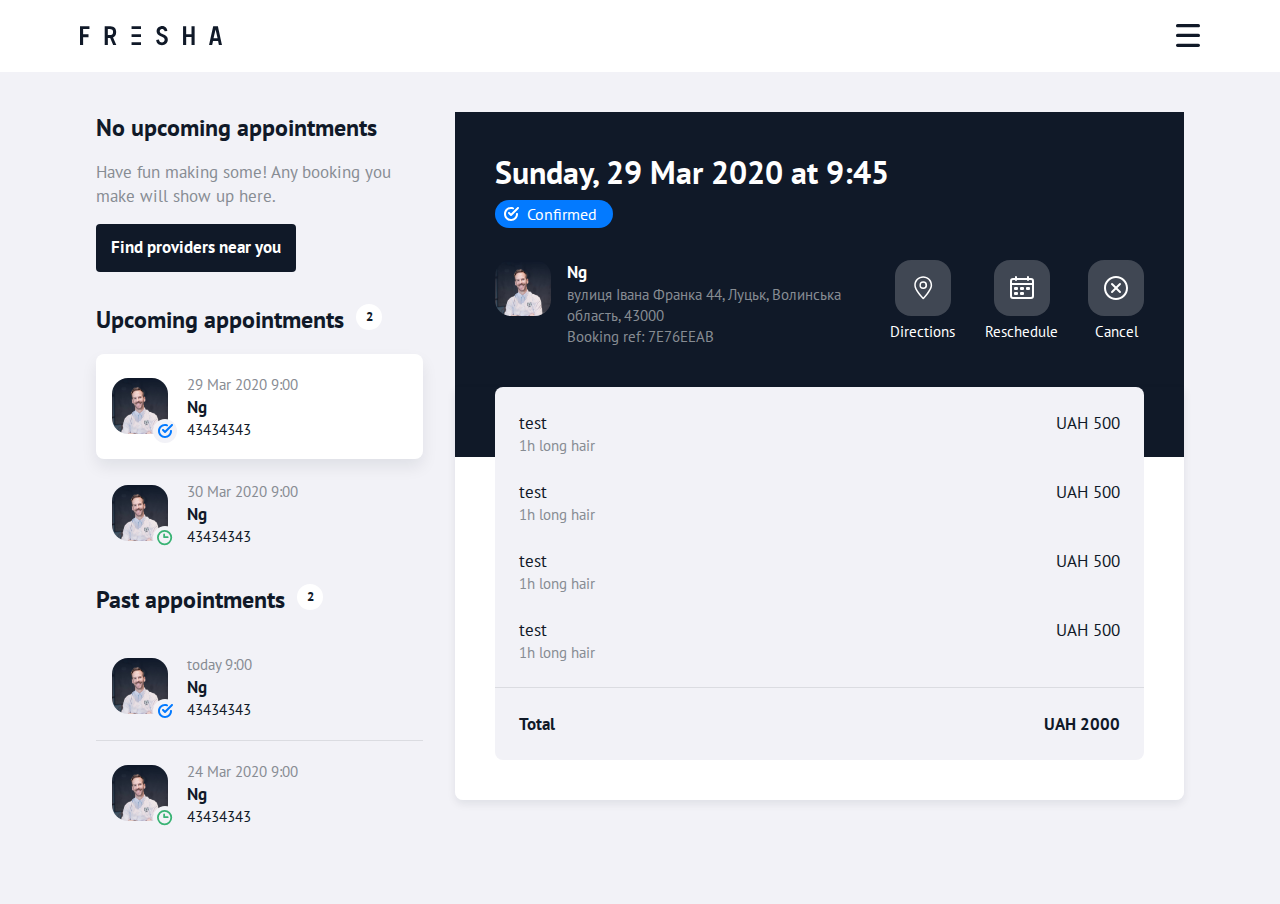
<file: appointments.html>
<!DOCTYPE html>
<html lang="en">
<head>
    <meta charset="UTF-8">
    <title>Software for Salons and Spas</title>
    <meta name="viewport" content="width=device-width, initial-scale=1">
    <link rel="stylesheet" href="assets/css/style.css">
</head>
<body class="inner">
<header>
    <div class="nav_wrapper">
        <div class="nav_bar container">
            <div class="logo_wrapper">
                <a href="#" class="logo">
                    <svg viewBox="0 0 143 20"><path fill-rule="evenodd" d="M84.414.604c1.859.822 2.68 2.37 2.936 4.347l-2.716.398c-.076-.269-.138-.53-.223-.783-.625-1.87-2.414-1.932-3.492-1.4-1.265.617-1.545 2.46-.561 3.562.468.526 1.074.84 1.71 1.107l.885.37c.885.372 1.76.764 2.574 1.291 1.772 1.15 2.489 2.794 2.26 4.854-.24 2.214-1.448 3.714-3.552 4.435a7.044 7.044 0 0 1-4.642-.009c-1.811-.617-2.884-1.907-3.24-3.786-.079-.369-.13-.941-.13-.941l2.756-.45s.072.374.111.55c.462 2.073 3.039 2.97 4.708 1.635 1.184-.948 1.176-3.019-.072-3.985a8.83 8.83 0 0 0-1.81-1.017c-1.159-.518-2.32-1.021-3.347-1.797-2.594-1.958-2.244-5.447-.924-7.022A4.779 4.779 0 0 1 80.168.38C81.602 0 83.038 0 84.414.604zM30.25.268a7.391 7.391 0 0 1 2.746.471c1.47.59 2.431 1.642 2.88 3.154a7.829 7.829 0 0 1 .012 4.408c-.393 1.393-1.235 2.411-2.56 3.054l-.253.117 3.244 7.523h-.454c-1.044-.003-2.538-.01-2.685-.011h-.011l-2.992-7.03h-2.332v7.014h-3.148V.275h.134L28.633.27H30.251zM9.45.281V3.06H3.119v5.253c.121.008 5.395 0 5.395 0v2.813H3.119v7.85H0V.28h9.45zm96.715-.004v8.068h5.35V.281h3.119v18.69h-3.105v-7.85h-5.35v7.85h-3.115V.277h3.101zm31.752 0s4.119 18.505 4.157 18.692h-3.166c-.226-1.115-.794-3.975-.794-3.975h-5.07s-.784 3.852-.813 3.974h-3.172c1.38-6.24 2.76-12.447 4.133-18.69h4.725zM60.999 16.205v2.765h-9.446v-2.765H61zm74.57-12.636s-1.788 7.762-1.978 8.727h3.985l-2.007-8.727zm-74.57 4.66v2.766h-9.446V8.228H61zM27.832 3.055h-.012v6.091s2.235.005 3.248-.09c.896-.084 1.499-.605 1.77-1.447l.05-.173a5.36 5.36 0 0 0 .051-2.45c-.235-1.136-.82-1.74-1.966-1.86-.938-.1-2.967-.074-3.141-.071zM60.999.293V3.06h-9.446V.293H61z"></path></svg>
                </a>
            </div>
            <div class="menu_wrapper">
                <div class="menu_toggle">
                    <svg viewBox="0 0 22 21"><path d="M1.5 0h19c.8284271 0 1.5.67157288 1.5 1.5S21.3284271 3 20.5 3h-19C.67157288 3 0 2.32842712 0 1.5S.67157288 0 1.5 0zm0 9h19c.8284271 0 1.5.6715729 1.5 1.5s-.6715729 1.5-1.5 1.5h-19C.67157288 12 0 11.3284271 0 10.5S.67157288 9 1.5 9zm0 9h19c.8284271 0 1.5.6715729 1.5 1.5s-.6715729 1.5-1.5 1.5h-19C.67157288 21 0 20.3284271 0 19.5S.67157288 18 1.5 18z"></path></svg>
                </div>
                <div class="menu_items_wrapper">
                    <ul class="menu_items_list">
                        <li class="menu_item">
                            <a href="#">Partner sign up</a>
                        </li>
                    </ul>
                </div>
            </div>

        </div>
    </div>
</header>
<main class="grey_bg">
    <div class="container">
        <div class="appointments_wrapper">
            <div class="appointment_list_wrapper">
                <div class="appointment_list">
                   <div class="appointment_title_wrapper">
                       <p class="appointment_title">No upcoming appointments</p>
                   </div>
                    <p class="appointment_subtitle">Have fun making some! Any booking you make will show up here.</p>
                    <div class="button_wrapper">
                        <a href="#" class="discover_button button">
                            <p>Find providers near you</p>
                        </a>
                    </div>
                </div>
                <div class="appointment_list">
                    <div class="appointment_title_wrapper">
                        <p class="appointment_title">Upcoming appointments</p>
                        <p class="appointment_count">2</p>
                    </div>
                    <ul class="appointments">
                        <li class="appointment_item_container">
                            <div class="appointment_item active">
                                <div class="location_photo">
                                    <div class="image_wrapper">
                                        <img src="assets/images/quote_bg_mobile.jpg">
                                    </div>
                                    <div class="status_icon confirmed">
                                        <svg class="icon" width="16" height="16"><g fill="#FFF" fill-rule="evenodd"><path d="M6.7 6.3c-.4-.4-1-.4-1.4 0-.4.4-.4 1 0 1.4l2 2c.2.2.4.3.7.3.3 0 .5-.1.7-.3l7-7c.4-.4.4-1 0-1.4-.4-.4-1-.4-1.4 0L8 7.6 6.7 6.3z"></path><path d="M8 15c3.9 0 7-3.1 7-7 0-.6-.4-1-1-1s-1 .4-1 1c0 2.8-2.2 5-5 5s-5-2.2-5-5 2.2-5 5-5c.6 0 1.1.1 1.7.3.5.2 1.1-.1 1.3-.6.2-.5-.1-1.1-.6-1.3C9.6 1.1 8.8 1 8 1 4.1 1 1 4.1 1 8s3.1 7 7 7z"></path></g></svg>
                                    </div>
                                </div>
                                <div class="location_description">
                                    <div class="appointment_date">
                                        <span class="date">29 Mar 2020</span>
                                        <span class="time">9:00</span>
                                    </div>
                                    <div class="location_name">Ng</div>
                                    <div class="procedure_title">43434343</div>
                                </div>
                            </div>
                            <div class="appointment_item">
                                <div class="location_photo">
                                    <div class="image_wrapper">
                                        <img src="assets/images/quote_bg_mobile.jpg">
                                    </div>
                                    <div class="status_icon completed">
                                        <svg class="icon" width="16" height="16"><g fill="#FFF" fill-rule="evenodd"><path d="M8.033 6.247V4.463a.892.892 0 1 0-1.785 0V7.14c0 .493.4.893.892.893h3.57a.893.893 0 0 0 0-1.785H8.032z"></path><path d="M7.586 15.172A7.586 7.586 0 1 0 7.586 0a7.586 7.586 0 0 0 0 15.172zm0-1.785a5.801 5.801 0 1 1 0-11.602 5.801 5.801 0 0 1 0 11.602z"></path></g></svg>
                                    </div>
                                </div>
                                <div class="location_description">
                                    <div class="appointment_date">
                                        <span class="date">30 Mar 2020</span>
                                        <span class="time">9:00</span>
                                    </div>
                                    <div class="location_name">Ng</div>
                                    <div class="procedure_title">43434343</div>
                                </div>
                            </div>
                        </li>
                    </ul>
                </div>
                <div class="appointment_list">
                   <div class="appointment_title_wrapper">
                       <p class="appointment_title">Past appointments</p>
                       <p class="appointment_count">2</p>
                   </div>
                    <ul class="appointments">
                        <li class="appointment_item_container">
                            <div class="appointment_item">
                                <div class="location_photo">
                                    <div class="image_wrapper">
                                        <img src="assets/images/quote_bg_mobile.jpg">
                                    </div>
                                    <div class="status_icon confirmed">
                                        <svg class="icon" width="16" height="16"><g fill="#FFF" fill-rule="evenodd"><path d="M6.7 6.3c-.4-.4-1-.4-1.4 0-.4.4-.4 1 0 1.4l2 2c.2.2.4.3.7.3.3 0 .5-.1.7-.3l7-7c.4-.4.4-1 0-1.4-.4-.4-1-.4-1.4 0L8 7.6 6.7 6.3z"></path><path d="M8 15c3.9 0 7-3.1 7-7 0-.6-.4-1-1-1s-1 .4-1 1c0 2.8-2.2 5-5 5s-5-2.2-5-5 2.2-5 5-5c.6 0 1.1.1 1.7.3.5.2 1.1-.1 1.3-.6.2-.5-.1-1.1-.6-1.3C9.6 1.1 8.8 1 8 1 4.1 1 1 4.1 1 8s3.1 7 7 7z"></path></g></svg>
                                    </div>
                                </div>
                                <div class="location_description">
                                    <div class="appointment_date">
                                        <span class="date">today</span>
                                        <span class="time">9:00</span>
                                    </div>
                                    <div class="location_name">Ng</div>
                                    <div class="procedure_title">43434343</div>
                                </div>
                            </div>
                            <div class="appointment_item">
                                <div class="location_photo">
                                    <div class="image_wrapper">
                                        <img src="assets/images/quote_bg_mobile.jpg">
                                    </div>
                                    <div class="status_icon completed">
                                        <svg class="icon" width="16" height="16"><g fill="#FFF" fill-rule="evenodd"><path d="M8.033 6.247V4.463a.892.892 0 1 0-1.785 0V7.14c0 .493.4.893.892.893h3.57a.893.893 0 0 0 0-1.785H8.032z"></path><path d="M7.586 15.172A7.586 7.586 0 1 0 7.586 0a7.586 7.586 0 0 0 0 15.172zm0-1.785a5.801 5.801 0 1 1 0-11.602 5.801 5.801 0 0 1 0 11.602z"></path></g></svg>
                                    </div>
                                </div>
                                <div class="location_description">
                                    <div class="appointment_date">
                                        <span class="date">24 Mar 2020</span>
                                        <span class="time">9:00</span>
                                    </div>
                                    <div class="location_name">Ng</div>
                                    <div class="procedure_title">43434343</div>
                                </div>
                            </div>
                        </li>
                    </ul>
                </div>
            </div>
            <div class="appointment_card">
                <div class="appointment_details">
                    <div class="appointment_details_date">
                       Sunday, 29 Mar 2020 at  9:45
                    </div>
                    <div class="appointment_details_status confirmed">
                        <svg class="icon" width="16" height="16"><g fill="#FFF" fill-rule="evenodd"><path d="M6.7 6.3c-.4-.4-1-.4-1.4 0-.4.4-.4 1 0 1.4l2 2c.2.2.4.3.7.3.3 0 .5-.1.7-.3l7-7c.4-.4.4-1 0-1.4-.4-.4-1-.4-1.4 0L8 7.6 6.7 6.3z"></path><path d="M8 15c3.9 0 7-3.1 7-7 0-.6-.4-1-1-1s-1 .4-1 1c0 2.8-2.2 5-5 5s-5-2.2-5-5 2.2-5 5-5c.6 0 1.1.1 1.7.3.5.2 1.1-.1 1.3-.6.2-.5-.1-1.1-.6-1.3C9.6 1.1 8.8 1 8 1 4.1 1 1 4.1 1 8s3.1 7 7 7z"></path></g></svg>
                        <p>Confirmed</p>
                    </div>
                    <div class="appointment_details_wrapper">
                        <div class="appointment_details_location">
                            <a href="#" class="location_photo">
                                <img class="image" src="assets/images/quote_bg_mobile.jpg">
                            </a>
                            <a href="#" class="location_address">
                                <div class="location_name">
                                    Ng
                                </div>
                                <div class="address">вулиця Івана Франка 44, Луцьк, Волинська область, 43000</div>
                                <div class="booking">
                                    <span class="title">Booking ref:</span>
                                    <span class="value">7E76EEAB</span>
                                </div>
                            </a>
                        </div>
                        <div class="appointment_actions">
                            <a href="#" class="appointment_btn direction_btn">
                                <div class="icon_wrapper">
                                    <svg class="icon" viewBox="0 0 24 24"><path fill="#101928" fill-rule="evenodd" d="M12.19.25c4.842 0 8.942 3.693 8.942 8.94 0 1.475-.603 3.203-1.694 5.154-.686 1.225-1.55 2.513-2.554 3.836a54.675 54.675 0 01-3.347 3.989l-.45.481-.363.378a.75.75 0 01-1.069-.002l-.151-.156a42.98 42.98 0 01-.793-.847l-.587-.652A53.618 53.618 0 017.3 17.917c-2.538-3.398-4.05-6.378-4.05-8.726C3.25 3.943 7.35.25 12.19.25zm0 1.5c-4.045 0-7.44 3.058-7.44 7.44 0 1.922 1.398 4.679 3.751 7.83a52.14 52.14 0 003.315 3.989l.374.405.321-.346.401-.442a53.198 53.198 0 002.777-3.352c.964-1.272 1.792-2.504 2.44-3.662.977-1.748 1.503-3.255 1.503-4.421 0-4.383-3.395-7.441-7.441-7.441zm0 3.62a3.822 3.822 0 110 7.642 3.822 3.822 0 010-7.643zm0 1.5a2.322 2.322 0 100 4.642 2.322 2.322 0 000-4.643z"></path></svg>
                                </div>
                                <div class="button_name">Directions</div>
                            </a>
                            <a href="#" class="appointment_btn reschedule_btn">
                                <div class="icon_wrapper">
                                    <svg class="icon" viewBox="0 0 24 24"><path fill="#101928" fill-rule="evenodd" d="M17.883.007L18 0a1 1 0 01.993.883L19 1v1h2a3 3 0 013 3v15a3 3 0 01-3 3H3a3 3 0 01-3-3V5a3 3 0 013-3h2V1a1 1 0 01.883-.993L6 0a1 1 0 01.993.883L7 1v1h10V1a1 1 0 01.883-.993L18 0zM22 9H2v11a1 1 0 001 1h18a1 1 0 001-1V9zM7 16a1 1 0 011 1v1a1 1 0 01-1 1H5a1 1 0 01-1-1v-1a1 1 0 011-1h2zm6 0a1 1 0 011 1v1a1 1 0 01-1 1h-2a1 1 0 01-1-1v-1a1 1 0 011-1h2zm-6-5a1 1 0 011 1v1a1 1 0 01-1 1H5a1 1 0 01-1-1v-1a1 1 0 011-1h2zm6 0a1 1 0 011 1v1a1 1 0 01-1 1h-2a1 1 0 01-1-1v-1a1 1 0 011-1h2zm6 0a1 1 0 011 1v1a1 1 0 01-1 1h-2a1 1 0 01-1-1v-1a1 1 0 011-1h2zM5 4H3a1 1 0 00-1 1v2h20V5a1 1 0 00-1-1h-2a1 1 0 01-1.993.117L17 4H7a1 1 0 01-1.993.117L5 4z"></path></svg>
                                </div>
                                <div class="button_name">Reschedule</div>
                            </a>
                            <a href="#" class="appointment_btn cancel_btn">
                                <div class="icon_wrapper">
                                    <svg class="icon" viewBox="0 0 24 24"><path fill="#101928" fill-rule="evenodd" d="M12 0c6.627 0 12 5.373 12 12s-5.373 12-12 12S0 18.627 0 12 5.373 0 12 0zm0 2C6.477 2 2 6.477 2 12s4.477 10 10 10 10-4.477 10-10S17.523 2 12 2zM8.613 7.21l.094.083L12 10.585l3.293-3.292a1 1 0 011.32-.083l.094.083a1 1 0 01.083 1.32l-.083.094L13.415 12l3.292 3.293a1 1 0 01.083 1.32l-.083.094a1 1 0 01-1.32.083l-.094-.083L12 13.415l-3.293 3.292a1 1 0 01-1.32.083l-.094-.083a1 1 0 01-.083-1.32l.083-.094L10.585 12 7.293 8.707a1 1 0 01-.083-1.32l.083-.094a1 1 0 011.32-.083z"></path></svg>
                                </div>
                                <div class="button_name">Cancel</div>
                            </a>
                        </div>
                    </div>
                </div>
                <div class="appointment_info_wrapper">
                    <div class="appointment_info">
                        <ul class="procedures_list">
                            <li class="procedure_item">
                                <div class="name">
                                    <div class="procedure_name">test</div>
                                    <div class="procedure_info">
                                        1h long hair
                                    </div>
                                </div>
                                <div class="price">
                                    <span class="currency">UAH</span>
                                    <span class="value">500</span>
                                </div>
                            </li>
                            <li class="procedure_item">
                                <div class="name">
                                    <div class="procedure_name">test</div>
                                    <div class="procedure_info">
                                        1h long hair
                                    </div>
                                </div>
                                <div class="price">
                                    <span class="currency">UAH</span>
                                    <span class="value">500</span>
                                </div>
                            </li>
                            <li class="procedure_item">
                                <div class="name">
                                    <div class="procedure_name">test</div>
                                    <div class="procedure_info">
                                        1h long hair
                                    </div>
                                </div>
                                <div class="price">
                                    <span class="currency">UAH</span>
                                    <span class="value">500</span>
                                </div>
                            </li>
                            <li class="procedure_item">
                                <div class="name">
                                    <div class="procedure_name">test</div>
                                    <div class="procedure_info">
                                        1h long hair
                                    </div>
                                </div>
                                <div class="price">
                                    <span class="currency">UAH</span>
                                    <span class="value">500</span>
                                </div>
                            </li>
                            <li class="appointment_total">
                                <div class="title">Total</div>
                                <div class="value">
                                    <span class="currency">UAH</span>
                                    <span class="value">2000</span>
                                </div>
                            </li>
                        </ul>
                    </div>
                </div>
            </div>
        </div>
    </div>
</main>
</body>
</html>
</file>
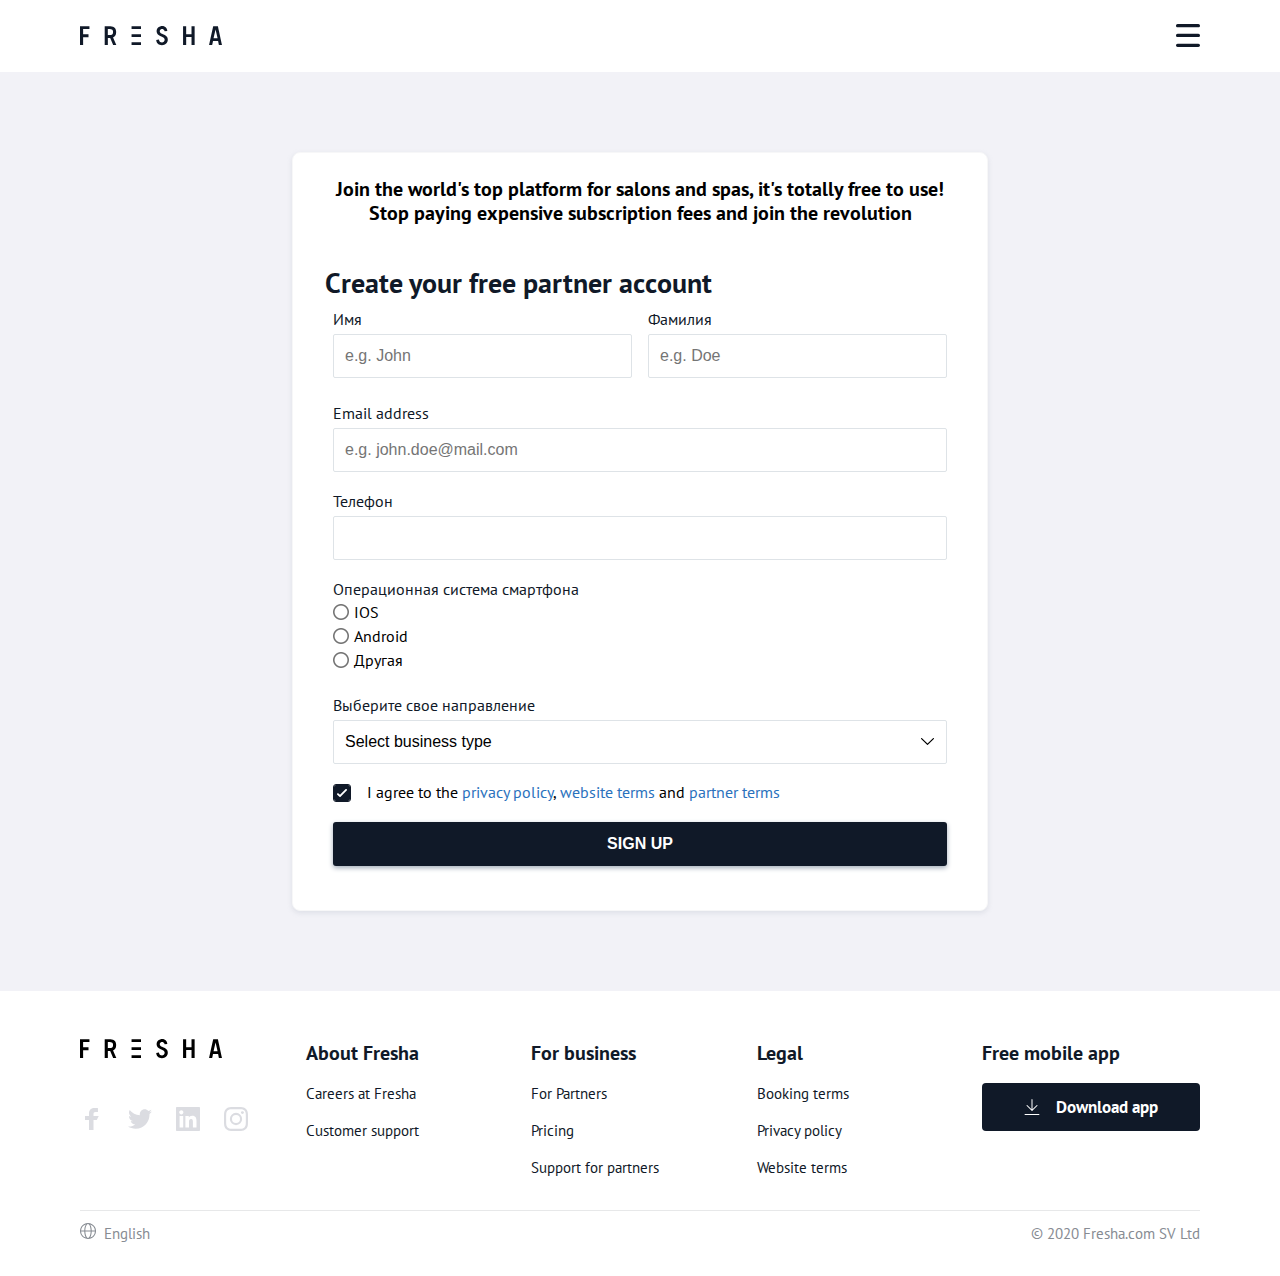
<file: form.html>
<!DOCTYPE html>
<html lang="en">
<head>
    <meta charset="UTF-8">
    <title>Software for Salons and Spas</title>
    <meta name="viewport" content="width=device-width, initial-scale=1">
    <link rel="stylesheet" href="assets/css/style.css">
</head>
<body class="inner">
<header>
    <div class="nav_wrapper">
        <div class="nav_bar container">
            <div class="logo_wrapper">
                <a href="#" class="logo">
                    <svg viewBox="0 0 143 20"><path fill-rule="evenodd" d="M84.414.604c1.859.822 2.68 2.37 2.936 4.347l-2.716.398c-.076-.269-.138-.53-.223-.783-.625-1.87-2.414-1.932-3.492-1.4-1.265.617-1.545 2.46-.561 3.562.468.526 1.074.84 1.71 1.107l.885.37c.885.372 1.76.764 2.574 1.291 1.772 1.15 2.489 2.794 2.26 4.854-.24 2.214-1.448 3.714-3.552 4.435a7.044 7.044 0 0 1-4.642-.009c-1.811-.617-2.884-1.907-3.24-3.786-.079-.369-.13-.941-.13-.941l2.756-.45s.072.374.111.55c.462 2.073 3.039 2.97 4.708 1.635 1.184-.948 1.176-3.019-.072-3.985a8.83 8.83 0 0 0-1.81-1.017c-1.159-.518-2.32-1.021-3.347-1.797-2.594-1.958-2.244-5.447-.924-7.022A4.779 4.779 0 0 1 80.168.38C81.602 0 83.038 0 84.414.604zM30.25.268a7.391 7.391 0 0 1 2.746.471c1.47.59 2.431 1.642 2.88 3.154a7.829 7.829 0 0 1 .012 4.408c-.393 1.393-1.235 2.411-2.56 3.054l-.253.117 3.244 7.523h-.454c-1.044-.003-2.538-.01-2.685-.011h-.011l-2.992-7.03h-2.332v7.014h-3.148V.275h.134L28.633.27H30.251zM9.45.281V3.06H3.119v5.253c.121.008 5.395 0 5.395 0v2.813H3.119v7.85H0V.28h9.45zm96.715-.004v8.068h5.35V.281h3.119v18.69h-3.105v-7.85h-5.35v7.85h-3.115V.277h3.101zm31.752 0s4.119 18.505 4.157 18.692h-3.166c-.226-1.115-.794-3.975-.794-3.975h-5.07s-.784 3.852-.813 3.974h-3.172c1.38-6.24 2.76-12.447 4.133-18.69h4.725zM60.999 16.205v2.765h-9.446v-2.765H61zm74.57-12.636s-1.788 7.762-1.978 8.727h3.985l-2.007-8.727zm-74.57 4.66v2.766h-9.446V8.228H61zM27.832 3.055h-.012v6.091s2.235.005 3.248-.09c.896-.084 1.499-.605 1.77-1.447l.05-.173a5.36 5.36 0 0 0 .051-2.45c-.235-1.136-.82-1.74-1.966-1.86-.938-.1-2.967-.074-3.141-.071zM60.999.293V3.06h-9.446V.293H61z"></path></svg>
                </a>
            </div>
            <div class="menu_wrapper">
                <div class="menu_toggle">
                    <svg viewBox="0 0 22 21"><path d="M1.5 0h19c.8284271 0 1.5.67157288 1.5 1.5S21.3284271 3 20.5 3h-19C.67157288 3 0 2.32842712 0 1.5S.67157288 0 1.5 0zm0 9h19c.8284271 0 1.5.6715729 1.5 1.5s-.6715729 1.5-1.5 1.5h-19C.67157288 12 0 11.3284271 0 10.5S.67157288 9 1.5 9zm0 9h19c.8284271 0 1.5.6715729 1.5 1.5s-.6715729 1.5-1.5 1.5h-19C.67157288 21 0 20.3284271 0 19.5S.67157288 18 1.5 18z"></path></svg>
                </div>
                <div class="menu_items_wrapper">
                    <ul class="menu_items_list">
                        <li class="menu_item">
                            <a href="#">Partner sign up</a>
                        </li>
                    </ul>
                </div>
            </div>

        </div>
    </div>
</header>
<main class="sign_up_page grey_bg">
    <div class="sign_up_form_container container">
        <div class="sign_up_form_wrapper">
            <h2 class="title">Join the world's top platform for salons and spas, it's totally free to use!<br>Stop paying expensive subscription fees and join the revolution</h2>
            <h3 class="subtitle">Create your free partner account</h3>
            <form class="sign_up_form">
                <div class="client_name">
                    <div class="name">
                        <label class="form_label">
                            <span>Имя</span>
                            <input placeholder="e.g. John" name="employee.firstName" autocomplete="off" value="">
                        </label>
                    </div>
                    <div class="surname">
                        <label class="form_label">
                            <span>Фамилия</span>
                            <input placeholder="e.g. Doe" name="employee.lastName" autocomplete="off" value="">
                        </label>
                    </div>
                </div>
                <div class="email">
                    <label class="form_label">
                        <span>Email address</span>
                        <input placeholder="e.g. john.doe@mail.com" name="employee.email" type="email" autocomplete="off" value="">
                    </label>
                </div>
                <div class="phone">
                    <label class="form_label">
                        <span>Телефон</span>
                        <input name="employee.phone" type="text" autocomplete="off" value="">
                    </label>
                </div>
                <div class="operation_system">
                    <div  class="form_label">Операционная система смартфона</div>
                    <input type="radio" id="ios" name="os" value="ios">
                    <label for="ios">IOS</label><br>
                    <input type="radio" id="android" name="os" value="android">
                    <label for="android">Android</label><br>
                    <input type="radio" id="other" name="os" value="other">
                    <label for="other">Другая</label>
                </div>
                <div class="category">
                    <div  class="form_label">Выберите свое направление</div>
                    <select name="primaryBusinessTypeId">
                        <option disabled selected>Select business type</option>
                        <option value="1">1</option>
                        <option value="2">2</option>
                        <option value="3">3</option>
                        <option value="4">4</option>
                        <option value="5">5</option>
                        <option value="6">6</option>
                        <option value="7">7</option>
                        <option value="8">8</option>
                        <option value="9">9</option>
                    </select>
                </div>
                <label class="termsOfService">
                    <input type="checkbox" name="termsOfService" value="true" checked="">
                    <span class="icon">
                        <svg viewBox="0 0 10 8" xmlns="http://www.w3.org/2000/svg">
                            <path d="M9.732.273c-.358-.364-.937-.364-1.295 0L2.99 5.808 1.543 4.544c-.352-.36-.924-.36-1.277 0-.353.358-.353.94 0 1.298l2.163 1.89c.35.358.922.358 1.275 0 .035-.037.065-.077.093-.117l.015-.013L9.73 1.588c.358-.363.358-.952 0-1.315z"></path>
                        </svg>
                    </span>
                    <div>
                        <span class="text">
                            I agree to the <a href="#" target="_blank">privacy policy</a>, <a href="#" target="_blank">website terms</a> and <a href="#" target="_blank">partner terms</a>
                        </span>
                    </div>
                </label>
                <div class="form_submit">
                    <input type="submit" value="Sign up">
                </div>
            </form>
        </div>
    </div>
</main>
<footer class="container">
    <div class="footer_menu">
        <div class="social">
            <div class="logo_wrapper">
                <a href="#">
                    <svg viewBox="0 0 143 20"><path fill-rule="evenodd" d="M84.414.604c1.859.822 2.68 2.37 2.936 4.347l-2.716.398c-.076-.269-.138-.53-.223-.783-.625-1.87-2.414-1.932-3.492-1.4-1.265.617-1.545 2.46-.561 3.562.468.526 1.074.84 1.71 1.107l.885.37c.885.372 1.76.764 2.574 1.291 1.772 1.15 2.489 2.794 2.26 4.854-.24 2.214-1.448 3.714-3.552 4.435a7.044 7.044 0 0 1-4.642-.009c-1.811-.617-2.884-1.907-3.24-3.786-.079-.369-.13-.941-.13-.941l2.756-.45s.072.374.111.55c.462 2.073 3.039 2.97 4.708 1.635 1.184-.948 1.176-3.019-.072-3.985a8.83 8.83 0 0 0-1.81-1.017c-1.159-.518-2.32-1.021-3.347-1.797-2.594-1.958-2.244-5.447-.924-7.022A4.779 4.779 0 0 1 80.168.38C81.602 0 83.038 0 84.414.604zM30.25.268a7.391 7.391 0 0 1 2.746.471c1.47.59 2.431 1.642 2.88 3.154a7.829 7.829 0 0 1 .012 4.408c-.393 1.393-1.235 2.411-2.56 3.054l-.253.117 3.244 7.523h-.454c-1.044-.003-2.538-.01-2.685-.011h-.011l-2.992-7.03h-2.332v7.014h-3.148V.275h.134L28.633.27H30.251zM9.45.281V3.06H3.119v5.253c.121.008 5.395 0 5.395 0v2.813H3.119v7.85H0V.28h9.45zm96.715-.004v8.068h5.35V.281h3.119v18.69h-3.105v-7.85h-5.35v7.85h-3.115V.277h3.101zm31.752 0s4.119 18.505 4.157 18.692h-3.166c-.226-1.115-.794-3.975-.794-3.975h-5.07s-.784 3.852-.813 3.974h-3.172c1.38-6.24 2.76-12.447 4.133-18.69h4.725zM60.999 16.205v2.765h-9.446v-2.765H61zm74.57-12.636s-1.788 7.762-1.978 8.727h3.985l-2.007-8.727zm-74.57 4.66v2.766h-9.446V8.228H61zM27.832 3.055h-.012v6.091s2.235.005 3.248-.09c.896-.084 1.499-.605 1.77-1.447l.05-.173a5.36 5.36 0 0 0 .051-2.45c-.235-1.136-.82-1.74-1.966-1.86-.938-.1-2.967-.074-3.141-.071zM60.999.293V3.06h-9.446V.293H61z"></path></svg>
                </a>
            </div>
            <div class="social_icons">
                <a href="#" target="_blank" class="icon fb">
                    <svg viewBox="0 0 24 24"><g fill="none" fill-rule="evenodd"><path d="M9.032 23L9 13H5V9h4V6.5C9 2.789 11.298 1 14.61 1c1.585 0 2.948.118 3.345.17v3.88H15.66c-1.8 0-2.15.856-2.15 2.112V9h5.241l-2 4h-3.24v10H9.032z" fill="#DBDCE1"></path></g></svg>
                </a>
                <a href="#" target="_blank" rel="noreferrer" class="icon twitter">
                    <svg viewBox="0 0 24 24"><g fill="none" fill-rule="evenodd"><path d="M24 4.6c-.9.4-1.8.7-2.8.8 1-.6 1.8-1.6 2.2-2.7-1 .6-2 1-3.1 1.2-.9-1-2.2-1.6-3.6-1.6-2.7 0-4.9 2.2-4.9 4.9 0 .4 0 .8.1 1.1-4.2-.2-7.8-2.2-10.2-5.2-.5.8-.7 1.6-.7 2.5 0 1.7.9 3.2 2.2 4.1-.8 0-1.6-.2-2.2-.6v.1c0 2.4 1.7 4.4 3.9 4.8-.4.1-.8.2-1.3.2-.3 0-.6 0-.9-.1.6 2 2.4 3.4 4.6 3.4-1.7 1.3-3.8 2.1-6.1 2.1-.4 0-.8 0-1.2-.1 2.2 1.4 4.8 2.2 7.5 2.2 9.1 0 14-7.5 14-14v-.6c1-.7 1.8-1.6 2.5-2.5z" fill="#DBDCE1"></path></g></svg>
                </a>
                <a href="#" target="_blank" rel="noreferrer" class="icon linkedin">
                    <svg viewBox="0 0 24 24"><g fill="none" fill-rule="evenodd"><path d="M23 0H1C.4 0 0 .4 0 1v22c0 .6.4 1 1 1h22c.6 0 1-.4 1-1V1c0-.6-.4-1-1-1zM7.1 20.5H3.6V9h3.6v11.5h-.1zM5.3 7.4c-1.1 0-2.1-.9-2.1-2.1 0-1.1.9-2.1 2.1-2.1 1.1 0 2.1.9 2.1 2.1 0 1.2-.9 2.1-2.1 2.1zm15.2 13.1h-3.6v-5.6c0-1.3 0-3-1.8-3-1.9 0-2.1 1.4-2.1 2.9v5.7H9.4V9h3.4v1.6c.5-.9 1.6-1.8 3.4-1.8 3.6 0 4.3 2.4 4.3 5.5v6.2z" fill="#DBDCE1"></path></g></svg>
                </a>
                <a href="#" target="_blank" rel="noreferrer" class="icon instagram">
                    <svg viewBox="0 0 24 24"><g fill="#DBDCE1"><path d="M12 2.162c3.204 0 3.584.012 4.849.07 1.366.062 2.633.336 3.608 1.311.975.975 1.249 2.242 1.311 3.608.058 1.265.07 1.645.07 4.849s-.012 3.584-.07 4.849c-.062 1.366-.336 2.633-1.311 3.608-.975.975-2.242 1.249-3.608 1.311-1.265.058-1.645.07-4.849.07s-3.584-.012-4.849-.07c-1.366-.062-2.633-.336-3.608-1.311-.975-.975-1.249-2.242-1.311-3.608-.058-1.265-.07-1.645-.07-4.849s.012-3.584.07-4.849c.062-1.366.336-2.633 1.311-3.608.975-.975 2.242-1.249 3.608-1.311 1.265-.058 1.645-.07 4.849-.07M12 0C8.741 0 8.332.014 7.052.072c-1.95.089-3.663.567-5.038 1.942C.639 3.389.161 5.102.072 7.052.014 8.332 0 8.741 0 12c0 3.259.014 3.668.072 4.948.089 1.95.567 3.663 1.942 5.038 1.375 1.375 3.088 1.853 5.038 1.942C8.332 23.986 8.741 24 12 24c3.259 0 3.668-.014 4.948-.072 1.95-.089 3.663-.567 5.038-1.942 1.375-1.375 1.853-3.088 1.942-5.038.058-1.28.072-1.689.072-4.948 0-3.259-.014-3.668-.072-4.948-.089-1.95-.567-3.663-1.942-5.038C20.611.639 18.898.161 16.948.072 15.668.014 15.259 0 12 0z"></path><path d="M12 5.838a6.162 6.162 0 100 12.324 6.162 6.162 0 000-12.324zM12 16a4 4 0 110-8 4 4 0 010 8z"></path><circle cx="18.406" cy="5.594" r="1.44"></circle></g></svg>
                </a>
            </div>
        </div>
        <div class="about">
            <p class="block_title">About Fresha</p>
            <a href="#" class="footer_menu_link">Careers at Fresha</a>
            <a href="#" class="footer_menu_link">Customer support</a>
        </div>
        <div class="for_business">
            <p class="block_title">For business</p>
            <a href="#" class="footer_menu_link">For Partners</a>
            <a href="#" class="footer_menu_link">Pricing</a>
            <a href="#" class="footer_menu_link">Support for partners</a>
        </div>
        <div class="legal">
            <p class="block_title">Legal</p>
            <a href="#" class="footer_menu_link">Booking terms</a>
            <a href="#" class="footer_menu_link">Privacy policy</a>
            <a href="#" class="footer_menu_link">Website terms</a>
        </div>
        <div class="free_app">
            <p class="block_title">Free mobile app</p>
            <a href="#" class="download_button">
                <svg width="16" height="16"><path fill="#101928" fill-rule="evenodd" d="M15 15a.5.5 0 01.09.992L15 16H1a.5.5 0 01-.09-.992L1 15h14zM8 0a.5.5 0 01.492.41L8.5.5v9.793l4.146-4.147a.5.5 0 01.638-.057l.07.057a.5.5 0 01.057.638l-.057.07-5 5-.013.011a.503.503 0 01-.039.033l.052-.044A.502.502 0 018 12h-.02a.503.503 0 01-.052-.005L8 12a.502.502 0 01-.284-.089l-.018-.013a.503.503 0 01-.04-.033l-.012-.011-5-5a.5.5 0 01.638-.765l.07.057L7.5 10.293V.5A.5.5 0 018 0z"></path></svg>
                <p>Download app</p>
            </a>
        </div>
    </div>
    <div class="copyright_wrapper">
        <div class="language_switcher_wrapper">
            <div class="switcher">
                <svg class="icon" viewBox="0 0 15 15"><path fill-rule="evenodd" d="M7.257 14.996A7.5 7.5 0 1 1 7.5 15zm2.735-6.995H5.008C5.115 11.381 6.294 14 7.5 14l.1-.006c1.17-.14 2.288-2.707 2.392-5.993zm-8.973 0a6.505 6.505 0 0 0 4.45 5.676C4.618 12.409 4.075 10.345 4.007 8zm12.962 0h-2.988c-.068 2.344-.61 4.408-1.462 5.677A6.508 6.508 0 0 0 13.98 8zm0-1a6.505 6.505 0 0 0-4.45-5.678c.852 1.268 1.394 3.332 1.462 5.678zM5.47 1.322l-.19.068A6.505 6.505 0 0 0 1.018 7h2.988c.068-2.345.61-4.41 1.462-5.678zM7.5 1l-.1.006C6.23 1.146 5.112 3.713 5.008 7h4.984C9.885 3.62 8.706 1 7.5 1z"></path></svg>
                <p>English</p>
            </div>
        </div>
        <div class="copyright_text">© 2020 Fresha.com SV Ltd</div>
    </div>
</footer>
</body>
</html>
</file>
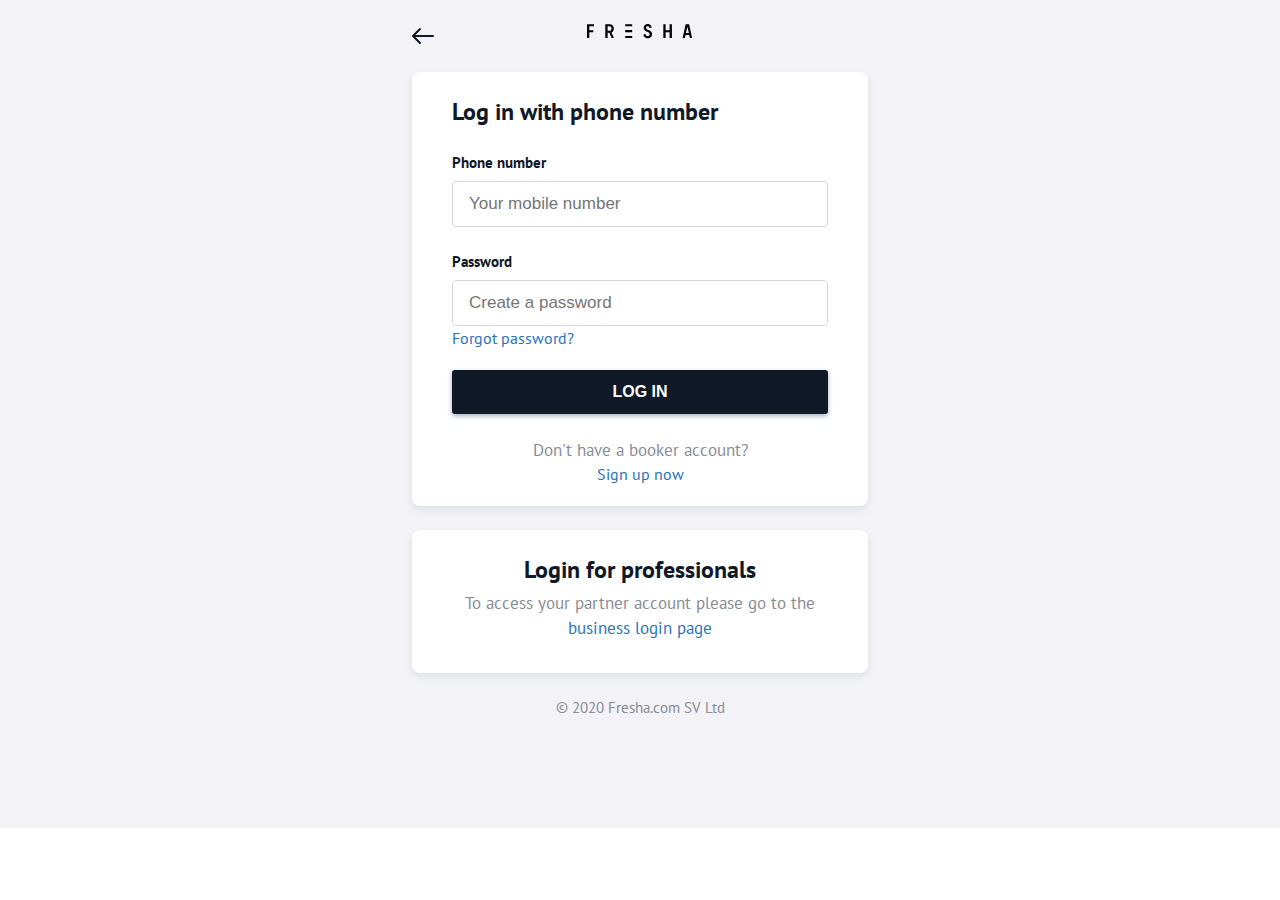
<file: login.html>
<!DOCTYPE html>
<html lang="en">
<head>
    <meta charset="UTF-8">
    <title>Software for Salons and Spas</title>
    <meta name="viewport" content="width=device-width, initial-scale=1">
    <link rel="stylesheet" href="assets/css/style.css">
</head>
<body class="inner">
<main class="grey_bg">
    <div class="container">
        <div class="sign_up_wrapper log_in_wrapper">
            <div class="return_link_wrapper">
                <a class="return_link" href="index.html">
                    <svg class="return_icon" viewBox="0 0 24 24"><path fill="#101928" fill-rule="evenodd" d="M8.707 4.293a1 1 0 00-1.414 0l-7 7A1.006 1.006 0 000 12l.004-.086a1.006 1.006 0 00-.003.054L0 12a1.018 1.018 0 00.146.52 1.035 1.035 0 00.147.187l-.08-.09.007.008.073.082 7 7a1 1 0 001.414-1.414L3.415 13H21a1 1 0 00.993-.883L22 12a1 1 0 00-1-1H3.415l5.292-5.293a1 1 0 00.083-1.32z"></path></svg>
                </a>
                <a href="index.html" class="logo">
                    <svg viewBox="0 0 143 20"><path fill-rule="evenodd" d="M84.414.604c1.859.822 2.68 2.37 2.936 4.347l-2.716.398c-.076-.269-.138-.53-.223-.783-.625-1.87-2.414-1.932-3.492-1.4-1.265.617-1.545 2.46-.561 3.562.468.526 1.074.84 1.71 1.107l.885.37c.885.372 1.76.764 2.574 1.291 1.772 1.15 2.489 2.794 2.26 4.854-.24 2.214-1.448 3.714-3.552 4.435a7.044 7.044 0 0 1-4.642-.009c-1.811-.617-2.884-1.907-3.24-3.786-.079-.369-.13-.941-.13-.941l2.756-.45s.072.374.111.55c.462 2.073 3.039 2.97 4.708 1.635 1.184-.948 1.176-3.019-.072-3.985a8.83 8.83 0 0 0-1.81-1.017c-1.159-.518-2.32-1.021-3.347-1.797-2.594-1.958-2.244-5.447-.924-7.022A4.779 4.779 0 0 1 80.168.38C81.602 0 83.038 0 84.414.604zM30.25.268a7.391 7.391 0 0 1 2.746.471c1.47.59 2.431 1.642 2.88 3.154a7.829 7.829 0 0 1 .012 4.408c-.393 1.393-1.235 2.411-2.56 3.054l-.253.117 3.244 7.523h-.454c-1.044-.003-2.538-.01-2.685-.011h-.011l-2.992-7.03h-2.332v7.014h-3.148V.275h.134L28.633.27H30.251zM9.45.281V3.06H3.119v5.253c.121.008 5.395 0 5.395 0v2.813H3.119v7.85H0V.28h9.45zm96.715-.004v8.068h5.35V.281h3.119v18.69h-3.105v-7.85h-5.35v7.85h-3.115V.277h3.101zm31.752 0s4.119 18.505 4.157 18.692h-3.166c-.226-1.115-.794-3.975-.794-3.975h-5.07s-.784 3.852-.813 3.974h-3.172c1.38-6.24 2.76-12.447 4.133-18.69h4.725zM60.999 16.205v2.765h-9.446v-2.765H61zm74.57-12.636s-1.788 7.762-1.978 8.727h3.985l-2.007-8.727zm-74.57 4.66v2.766h-9.446V8.228H61zM27.832 3.055h-.012v6.091s2.235.005 3.248-.09c.896-.084 1.499-.605 1.77-1.447l.05-.173a5.36 5.36 0 0 0 .051-2.45c-.235-1.136-.82-1.74-1.966-1.86-.938-.1-2.967-.074-3.141-.071zM60.999.293V3.06h-9.446V.293H61z"></path></svg>
                </a>
            </div>
            <div class="sign_up_form login_form">
                <h1 class="form_title">Log in with phone number</h1>
                <form class="sign_up">
                    <div class="sign_up_field_wrapper">
                        <label class="sign_up_field">
                            <p class="field_name">Phone number</p>
                            <input type="tel" name="phone_number" placeholder="Your mobile number" class="sign_up_input" value="">
                        </label>
                    </div>
                    <div class="sign_up_field_wrapper">
                        <label class="sign_up_field">
                            <p class="field_name">Password</p>
                            <input type="password" name="password" placeholder="Create a password" value="" class="sign_up_input">
                            <a href="#" class="password_reset_link">Forgot password?</a>
                        </label>
                    </div>
                    <div class="profile_submit_wrapper">
                        <input type="submit" value="Log in" class="form_submit disabled">
                    </div>
                </form>
                <div class="sign_in_link">
                    <p class="title">Don't have a booker account?</p>
                    <a href="sign_up.html">Sign up now</a>
                </div>
            </div>
            <div class="info_block">
                <p class="title">Login for professionals</p>
                <div class="description">
                    <p> To access your partner account please go to the <a href="#">business login page</a></p>
                </div>
            </div>
            <div class="copyright">
                © 2020 Fresha.com SV Ltd
            </div>
        </div>
    </div>
</main>
</body>
</html>
</file>
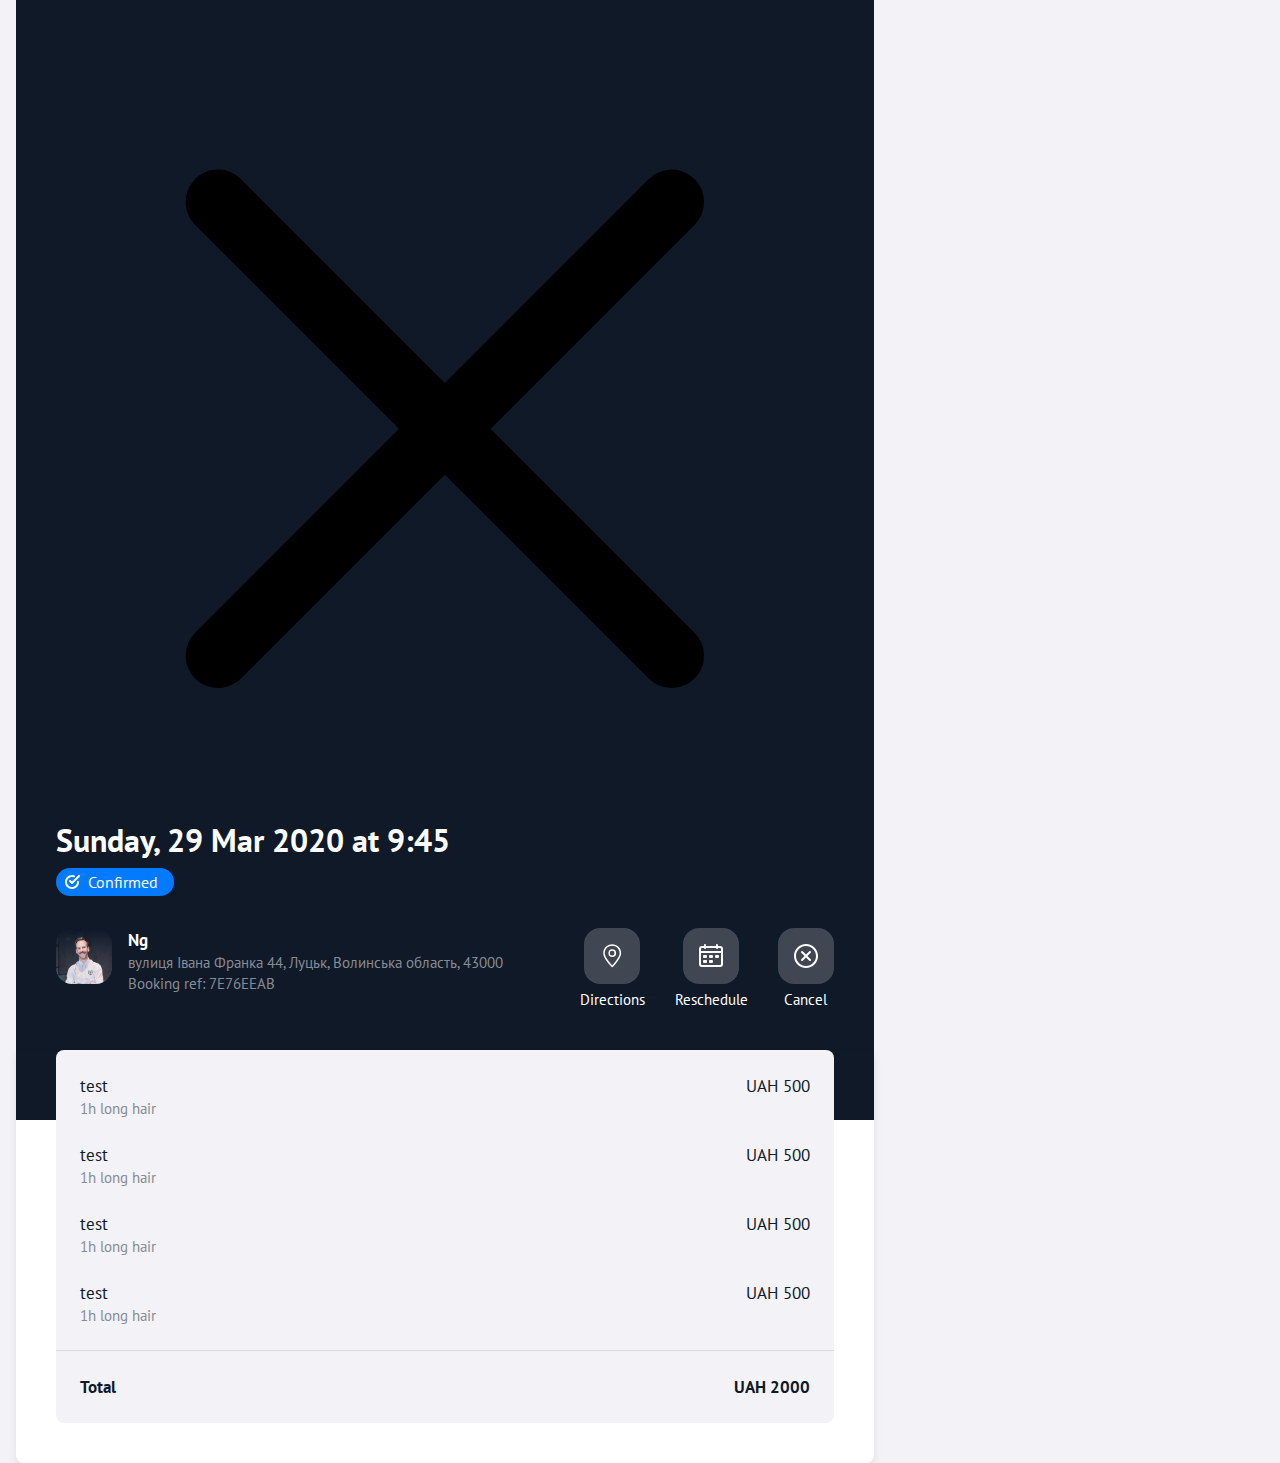
<file: mobile_appointment_card.html>
<!DOCTYPE html>
<html lang="en">
<head>
    <meta charset="UTF-8">
    <title>Software for Salons and Spas</title>
    <meta name="viewport" content="width=device-width, initial-scale=1">
    <link rel="stylesheet" href="assets/css/style.css">
</head>
<body class="inner">
<main class="grey_bg">
    <div class="container">
        <div class="appointment_card">
            <div class="appointment_details">
                <a class="close_button" href="appointments.html"><svg class="icon" viewBox="0 0 24 24"><path d="M4.293 4.293a1 1 0 011.414 0L12 10.585l6.293-6.292a1 1 0 011.32-.083l.094.083a1 1 0 010 1.414L13.415 12l6.292 6.293a1 1 0 01.083 1.32l-.083.094a1 1 0 01-1.414 0L12 13.415l-6.293 6.292a1 1 0 01-1.32.083l-.094-.083a1 1 0 010-1.414L10.585 12 4.293 5.707a1 1 0 01-.083-1.32z"></path></svg></a>
                <div class="appointment_details_date">
                    Sunday, 29 Mar 2020 at  9:45
                </div>
                <div class="appointment_details_status confirmed">
                    <svg class="icon" width="16" height="16"><g fill="#FFF" fill-rule="evenodd"><path d="M6.7 6.3c-.4-.4-1-.4-1.4 0-.4.4-.4 1 0 1.4l2 2c.2.2.4.3.7.3.3 0 .5-.1.7-.3l7-7c.4-.4.4-1 0-1.4-.4-.4-1-.4-1.4 0L8 7.6 6.7 6.3z"></path><path d="M8 15c3.9 0 7-3.1 7-7 0-.6-.4-1-1-1s-1 .4-1 1c0 2.8-2.2 5-5 5s-5-2.2-5-5 2.2-5 5-5c.6 0 1.1.1 1.7.3.5.2 1.1-.1 1.3-.6.2-.5-.1-1.1-.6-1.3C9.6 1.1 8.8 1 8 1 4.1 1 1 4.1 1 8s3.1 7 7 7z"></path></g></svg>
                    <p>Confirmed</p>
                </div>
                <div class="appointment_details_wrapper">
                    <div class="appointment_details_location">
                        <a href="#" class="location_photo">
                            <img class="image" src="assets/images/quote_bg_mobile.jpg">
                        </a>
                        <a href="#" class="location_address">
                            <div class="location_name">
                                Ng
                            </div>
                            <div class="address">вулиця Івана Франка 44, Луцьк, Волинська область, 43000</div>
                            <div class="booking">
                                <span class="title">Booking ref:</span>
                                <span class="value">7E76EEAB</span>
                            </div>
                        </a>
                    </div>
                    <div class="appointment_actions">
                        <a href="#" class="appointment_btn direction_btn">
                            <div class="icon_wrapper">
                                <svg class="icon" viewBox="0 0 24 24"><path fill="#101928" fill-rule="evenodd" d="M12.19.25c4.842 0 8.942 3.693 8.942 8.94 0 1.475-.603 3.203-1.694 5.154-.686 1.225-1.55 2.513-2.554 3.836a54.675 54.675 0 01-3.347 3.989l-.45.481-.363.378a.75.75 0 01-1.069-.002l-.151-.156a42.98 42.98 0 01-.793-.847l-.587-.652A53.618 53.618 0 017.3 17.917c-2.538-3.398-4.05-6.378-4.05-8.726C3.25 3.943 7.35.25 12.19.25zm0 1.5c-4.045 0-7.44 3.058-7.44 7.44 0 1.922 1.398 4.679 3.751 7.83a52.14 52.14 0 003.315 3.989l.374.405.321-.346.401-.442a53.198 53.198 0 002.777-3.352c.964-1.272 1.792-2.504 2.44-3.662.977-1.748 1.503-3.255 1.503-4.421 0-4.383-3.395-7.441-7.441-7.441zm0 3.62a3.822 3.822 0 110 7.642 3.822 3.822 0 010-7.643zm0 1.5a2.322 2.322 0 100 4.642 2.322 2.322 0 000-4.643z"></path></svg>
                            </div>
                            <div class="button_name">Directions</div>
                        </a>
                        <a href="#" class="appointment_btn reschedule_btn">
                            <div class="icon_wrapper">
                                <svg class="icon" viewBox="0 0 24 24"><path fill="#101928" fill-rule="evenodd" d="M17.883.007L18 0a1 1 0 01.993.883L19 1v1h2a3 3 0 013 3v15a3 3 0 01-3 3H3a3 3 0 01-3-3V5a3 3 0 013-3h2V1a1 1 0 01.883-.993L6 0a1 1 0 01.993.883L7 1v1h10V1a1 1 0 01.883-.993L18 0zM22 9H2v11a1 1 0 001 1h18a1 1 0 001-1V9zM7 16a1 1 0 011 1v1a1 1 0 01-1 1H5a1 1 0 01-1-1v-1a1 1 0 011-1h2zm6 0a1 1 0 011 1v1a1 1 0 01-1 1h-2a1 1 0 01-1-1v-1a1 1 0 011-1h2zm-6-5a1 1 0 011 1v1a1 1 0 01-1 1H5a1 1 0 01-1-1v-1a1 1 0 011-1h2zm6 0a1 1 0 011 1v1a1 1 0 01-1 1h-2a1 1 0 01-1-1v-1a1 1 0 011-1h2zm6 0a1 1 0 011 1v1a1 1 0 01-1 1h-2a1 1 0 01-1-1v-1a1 1 0 011-1h2zM5 4H3a1 1 0 00-1 1v2h20V5a1 1 0 00-1-1h-2a1 1 0 01-1.993.117L17 4H7a1 1 0 01-1.993.117L5 4z"></path></svg>
                            </div>
                            <div class="button_name">Reschedule</div>
                        </a>
                        <a href="#" class="appointment_btn cancel_btn">
                            <div class="icon_wrapper">
                                <svg class="icon" viewBox="0 0 24 24"><path fill="#101928" fill-rule="evenodd" d="M12 0c6.627 0 12 5.373 12 12s-5.373 12-12 12S0 18.627 0 12 5.373 0 12 0zm0 2C6.477 2 2 6.477 2 12s4.477 10 10 10 10-4.477 10-10S17.523 2 12 2zM8.613 7.21l.094.083L12 10.585l3.293-3.292a1 1 0 011.32-.083l.094.083a1 1 0 01.083 1.32l-.083.094L13.415 12l3.292 3.293a1 1 0 01.083 1.32l-.083.094a1 1 0 01-1.32.083l-.094-.083L12 13.415l-3.293 3.292a1 1 0 01-1.32.083l-.094-.083a1 1 0 01-.083-1.32l.083-.094L10.585 12 7.293 8.707a1 1 0 01-.083-1.32l.083-.094a1 1 0 011.32-.083z"></path></svg>
                            </div>
                            <div class="button_name">Cancel</div>
                        </a>
                    </div>
                </div>
            </div>
            <div class="appointment_info_wrapper">
                <div class="appointment_info">
                    <ul class="procedures_list">
                        <li class="procedure_item">
                            <div class="name">
                                <div class="procedure_name">test</div>
                                <div class="procedure_info">
                                    1h long hair
                                </div>
                            </div>
                            <div class="price">
                                <span class="currency">UAH</span>
                                <span class="value">500</span>
                            </div>
                        </li>
                        <li class="procedure_item">
                            <div class="name">
                                <div class="procedure_name">test</div>
                                <div class="procedure_info">
                                    1h long hair
                                </div>
                            </div>
                            <div class="price">
                                <span class="currency">UAH</span>
                                <span class="value">500</span>
                            </div>
                        </li>
                        <li class="procedure_item">
                            <div class="name">
                                <div class="procedure_name">test</div>
                                <div class="procedure_info">
                                    1h long hair
                                </div>
                            </div>
                            <div class="price">
                                <span class="currency">UAH</span>
                                <span class="value">500</span>
                            </div>
                        </li>
                        <li class="procedure_item">
                            <div class="name">
                                <div class="procedure_name">test</div>
                                <div class="procedure_info">
                                    1h long hair
                                </div>
                            </div>
                            <div class="price">
                                <span class="currency">UAH</span>
                                <span class="value">500</span>
                            </div>
                        </li>
                        <li class="appointment_total">
                            <div class="title">Total</div>
                            <div class="value">
                                <span class="currency">UAH</span>
                                <span class="value">2000</span>
                            </div>
                        </li>
                    </ul>
                </div>
            </div>
        </div>
    </div>
</main>
</body>
</html>
</file>
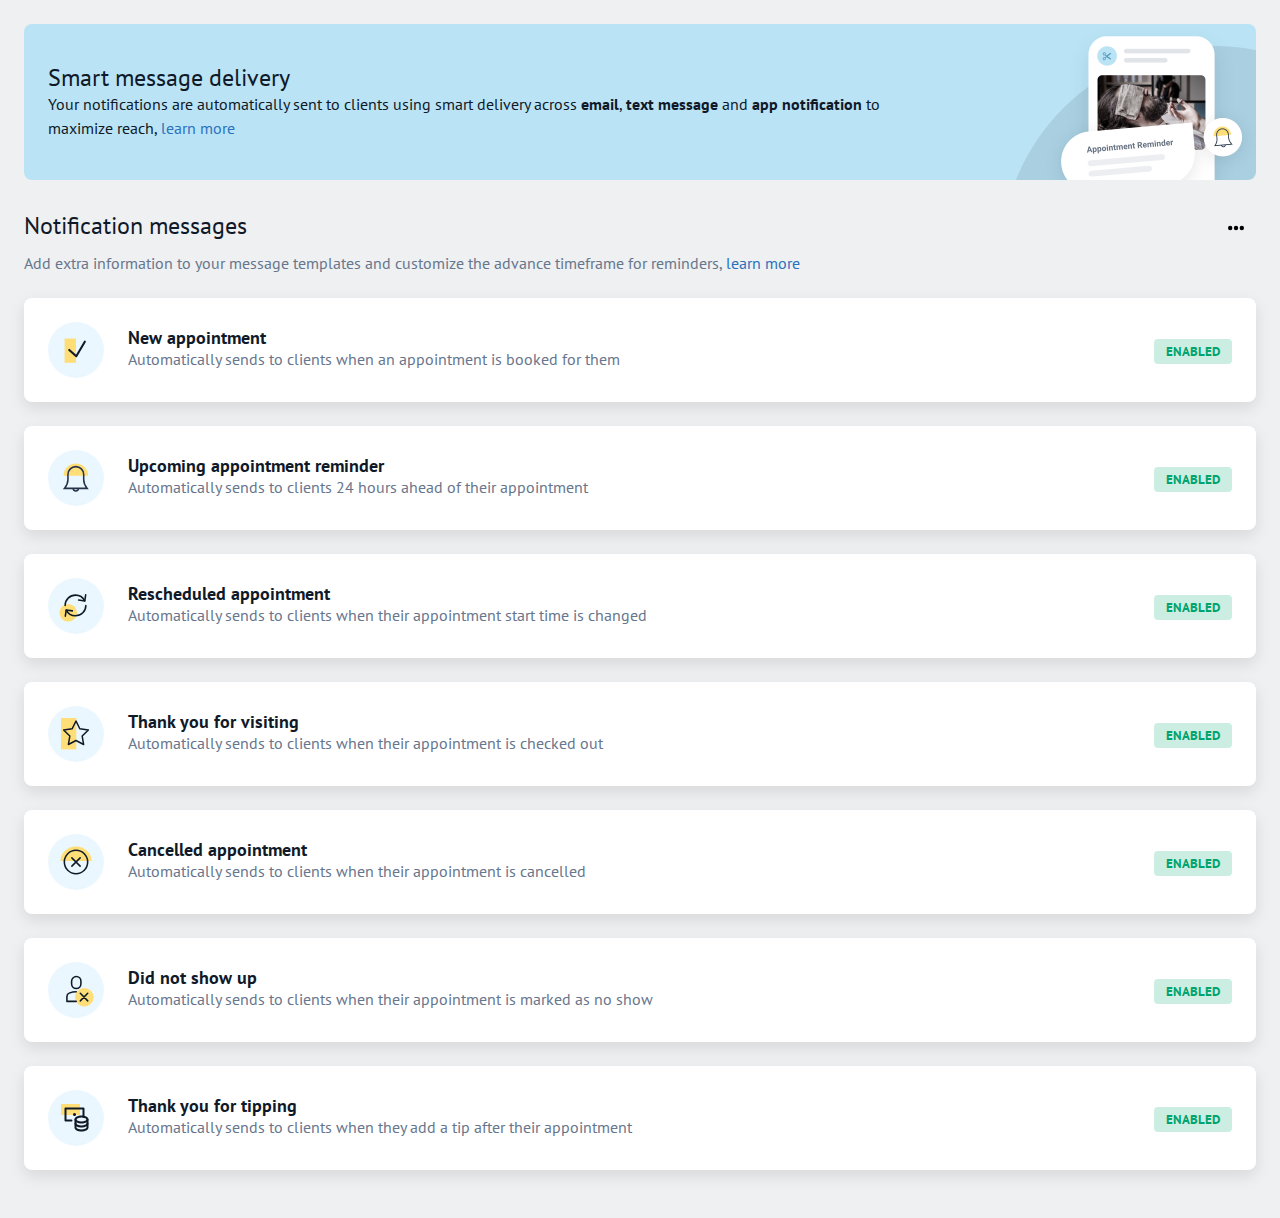
<file: notifications_settings.html>
<!DOCTYPE html>
<html lang="en">
<head>
    <meta charset="UTF-8">
    <title>Software for Salons and Spas</title>
    <meta name="viewport" content="width=device-width, initial-scale=1">
    <link rel="stylesheet" href="assets/css/style.css">
    <link rel="stylesheet" href="assets/css/notification_settings.css">
</head>
<body>
    <div class="notification_setting_wrapper">
        <div class="notification_setting_info_block">
            <div class="info_block_text">
                <div class="title">
                    Smart message delivery
                </div>
                <div class="subtitle">
                    Your notifications are automatically sent to clients using smart delivery across <strong>email</strong>, <strong>text message</strong> and <strong>app notification</strong> to maximize reach, <a class="link" href="#" target="_blank">learn more</a>
                </div>
            </div>
        </div>
        <div class="notification_messages_wrapper">
            <div class="notification_messages_header">
                <div class="title_block">
                    <div class="title">Notification messages</div>
                    <div class="options">
                        <button class="options_button">
                            <div class="options_icon">
                                <svg xmlns="http://www.w3.org/2000/svg" viewBox="0 0 22 6"><circle cx="3" cy="3" r="3"></circle><circle cx="11" cy="3" r="3"></circle><circle cx="19" cy="3" r="3"></circle></svg>
                            </div>
                        </button>
                    </div>
                </div>
                <div class="subtitle">Add extra information to your message templates and customize the advance timeframe for reminders, <a class="link" href="#" target="_blank">learn more</a></div>
            </div>
            <a href="#" class="notification_item">
                <div class="image_wrapper"><svg viewBox="0 0 48 48" xmlns="http://www.w3.org/2000/svg"><g fill="none" fill-rule="evenodd"><circle fill="#EBF7FE" cx="24" cy="24" r="24"></circle><path fill="#FFDE78" d="M14.22 14.22H24v20.77h-9.78z"></path><path stroke="#101928" stroke-width="1.78" stroke-linecap="round" stroke-linejoin="round" d="M18.22 23.92l6.02 5.41 7.32-12.44"></path></g></svg></div>
                <div class="notification_description">
                    <div class="notification_description_title">
                        <div class="title">New appointment</div>
                        <div class="subtitle">Automatically sends to clients when an appointment is booked for them</div>
                    </div>
                    <div class="notification_status">
                        <span>Enabled</span>
                    </div>
                </div>
            </a>
            <a href="#" class="notification_item">
                <div class="image_wrapper"><svg viewBox="0 0 48 48" xmlns="http://www.w3.org/2000/svg"><g fill="none" fill-rule="evenodd"><circle fill="#EBF7FE" cx="24" cy="24" r="24"></circle><path d="M13.34 22.05v-.26c0-5.65 4.72-10.23 10.55-10.23 5.83 0 10.56 4.58 10.56 10.23v.26H13.33z" fill="#FFDE78"></path><g stroke="#24334A" stroke-width="1.33"><path d="M21.59 32.89a2.25 2.25 0 0 0 4.5 0"></path><path d="M30.6 25.42v-4.48a6.8 6.8 0 0 0-6.76-6.71 6.8 6.8 0 0 0-6.75 6.71v4.48c0 3.8-3 7.47-3 7.47h19.5s-3-3.66-3-7.47z" stroke-linecap="square"></path></g></g></svg></div>
                <div class="notification_description">
                    <div class="notification_description_title">
                        <div class="title">Upcoming appointment reminder</div>
                        <div class="subtitle">Automatically sends to clients 24 hours ahead of their appointment</div>
                    </div>
                    <div class="notification_status">
                        <span>Enabled</span>
                    </div>
                </div>
            </a>
            <a href="#" class="notification_item">
                <div class="image_wrapper"><svg viewBox="0 0 48 48" xmlns="http://www.w3.org/2000/svg"><g fill="none" fill-rule="evenodd"><circle fill="#EBF7FE" cx="24" cy="24" r="24"></circle><circle fill="#FFDE78" cx="17.33" cy="29.78" r="7.56"></circle><g stroke="#101928" stroke-linecap="round" stroke-linejoin="round" stroke-width="1.33"><path d="M14.67 23.56c0-4.9 4-8.9 8.89-8.9a8.74 8.74 0 0 1 7.9 4.9M32.44 23.56c0 4.88-4 8.88-8.88 8.88a8.74 8.74 0 0 1-7.92-4.88"></path><path d="M32.27 14.4l-.71 5.24-5.34-.7M14.84 32.71l.72-5.24 5.33.7"></path></g></g></svg></div>
                <div class="notification_description">
                    <div class="notification_description_title">
                        <div class="title">Rescheduled appointment</div>
                        <div class="subtitle">Automatically sends to clients when their appointment start time is changed</div>
                    </div>
                    <div class="notification_status">
                        <span>Enabled</span>
                    </div>
                </div>
            </a>
            <a href="#" class="notification_item">
                <div class="image_wrapper"><svg viewBox="0 0 48 48" xmlns="http://www.w3.org/2000/svg"><g fill="none" fill-rule="evenodd"><circle fill="#EBF7FE" cx="24" cy="24" r="24"></circle><path fill="#FFDE78" d="M11.14 10.29h13.1v26.89h-13.1z"></path><path stroke="#101928" stroke-width="1.29" stroke-linecap="round" stroke-linejoin="round" d="M24 29.57l-6.55 3.44 1.25-7.29-5.3-5.16 7.33-1.07L24 12.86l3.27 6.63 7.33 1.07-5.3 5.16 1.25 7.3z"></path></g></svg></div>
                <div class="notification_description">
                    <div class="notification_description_title">
                        <div class="title">Thank you for visiting</div>
                        <div class="subtitle">Automatically sends to clients when their appointment is checked out</div>
                    </div>
                    <div class="notification_status">
                        <span>Enabled</span>
                    </div>
                </div>
            </a>
            <a href="#" class="notification_item">
                <div class="image_wrapper"><svg viewBox="0 0 48 48" xmlns="http://www.w3.org/2000/svg"><g fill="none" fill-rule="evenodd"><circle fill="#EBF7FE" cx="24" cy="24" r="24"></circle><g transform="translate(10.67 10.67)"><path d="M0 12.44v-.3C0 5.43 5.97 0 13.33 0c7.37 0 13.34 5.43 13.34 12.13v.31H0z" fill="#FFDE78"></path><circle stroke="#101928" stroke-width="1.33" cx="13.33" cy="13.33" r="10"></circle><path d="M16.89 9.78l-7.11 7.1M9.78 9.78l7.1 7.1" stroke="#101928" stroke-width="1.33" stroke-linecap="round" stroke-linejoin="round"></path></g></g></svg></div>
                <div class="notification_description">
                    <div class="notification_description_title">
                        <div class="title">Cancelled appointment</div>
                        <div class="subtitle">Automatically sends to clients when their appointment is cancelled</div>
                    </div>
                    <div class="notification_status">
                        <span>Enabled</span>
                    </div>
                </div>
            </a>
            <a href="#" class="notification_item">
                <div class="image_wrapper"><svg viewBox="0 0 48 48" xmlns="http://www.w3.org/2000/svg"><g fill="none" fill-rule="evenodd"><circle fill="#EBF7FE" cx="24" cy="24" r="24"></circle><g transform="translate(16 12.44)"><path d="M8.22 10.27c-2.2 0-4-1.84-4-4.11V4.11c0-2.27 1.8-4.11 4-4.11 2.21 0 4 1.84 4 4.1v2.06c0 2.27-1.79 4.1-4 4.1z" stroke="#101928" stroke-width="1.33" stroke-linecap="round" stroke-linejoin="round"></path><circle fill="#FFDE78" cx="15.11" cy="17.78" r="8"></circle><path d="M8.16 21.33H.22v-4.22c0-1.28.77-2.43 1.93-2.88a16.77 16.77 0 0 1 6.07-1.11M18.06 14.37L11.7 20.9M11.7 14.37l6.36 6.53" stroke="#101928" stroke-width="1.33" stroke-linecap="round" stroke-linejoin="round"></path></g></g></svg></div>
                <div class="notification_description">
                    <div class="notification_description_title">
                        <div class="title">Did not show up</div>
                        <div class="subtitle">Automatically sends to clients when their appointment is marked as no show</div>
                    </div>
                    <div class="notification_status">
                        <span>Enabled</span>
                    </div>
                </div>
            </a>
            <a href="#" class="notification_item">
                <div class="image_wrapper"><svg xmlns="http://www.w3.org/2000/svg"><g fill="none" fill-rule="evenodd"><circle cx="28" cy="28" r="28" fill="#EBF7FE"></circle><path fill="#FFDE78" d="M13 14h19v11H13z"></path><g fill="#101928" fill-rule="nonzero" transform="translate(17 18)"><path d="M18.5-.5a1 1 0 01.993.883L19.5.5v8.171a1 1 0 01-1.993.117L17.5 8.67V1.5h-16v10h5a1 1 0 01.993.883l.007.117a1 1 0 01-.883.993L6.5 13.5h-6a1 1 0 01-.993-.883L-.5 12.5V.5a1 1 0 01.883-.993L.5-.5h18z"></path><path d="M22.5 10.5a1 1 0 01.993.883l.007.117v4c0 2.398-3.205 4-7 4-3.707 0-6.85-1.529-6.995-3.834L9.5 15.5v-4a1 1 0 011.993-.117l.007.117v4c0 .916 2.167 2 5 2 2.744 0 4.864-1.017 4.994-1.914l.006-.086v-4a1 1 0 011-1z"></path><path d="M22.5 14.5a1 1 0 01.993.883l.007.117v4c0 2.398-3.205 4-7 4-3.707 0-6.85-1.529-6.995-3.834L9.5 19.5v-4a1 1 0 011.993-.117l.007.117v4c0 .916 2.167 2 5 2 2.744 0 4.864-1.017 4.994-1.914l.006-.086v-4a1 1 0 011-1z"></path><path d="M16.5 7.5c-3.795 0-7 1.602-7 4 0 2.398 3.205 4 7 4s7-1.602 7-4c0-2.398-3.205-4-7-4zm0 2c2.832 0 5 1.084 5 2 0 .916-2.168 2-5 2s-5-1.084-5-2c0-.916 2.168-2 5-2zM9.5 5a1.5 1.5 0 100 3 1.5 1.5 0 000-3zm0 1a.5.5 0 110 1 .5.5 0 010-1z"></path><circle cx="9.5" cy="6.5" r="1"></circle></g></g></svg></div>
                <div class="notification_description">
                    <div class="notification_description_title">
                        <div class="title">Thank you for tipping</div>
                        <div class="subtitle">Automatically sends to clients when they add a tip after their appointment</div>
                    </div>
                    <div class="notification_status">
                        <span>Enabled</span>
                    </div>
                </div>
            </a>
        </div>
    </div>
</body>
</html>
</file>
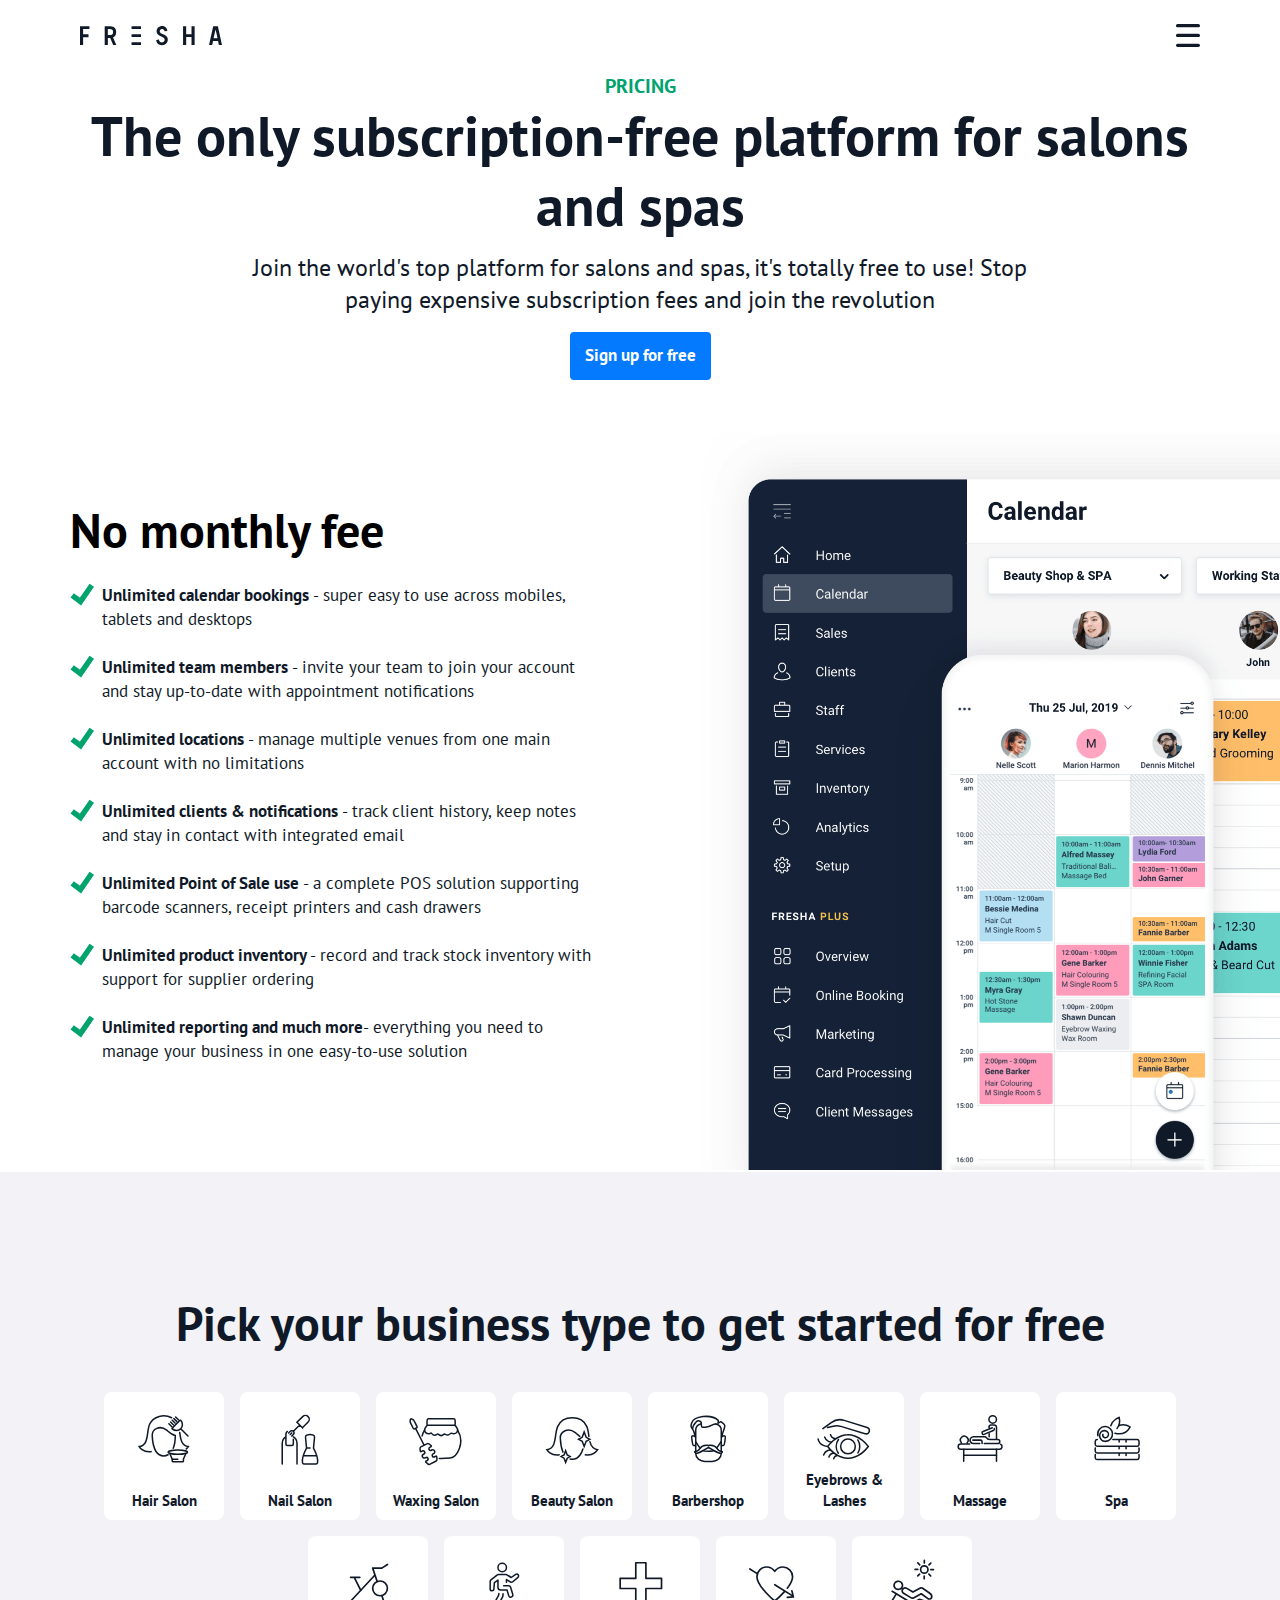
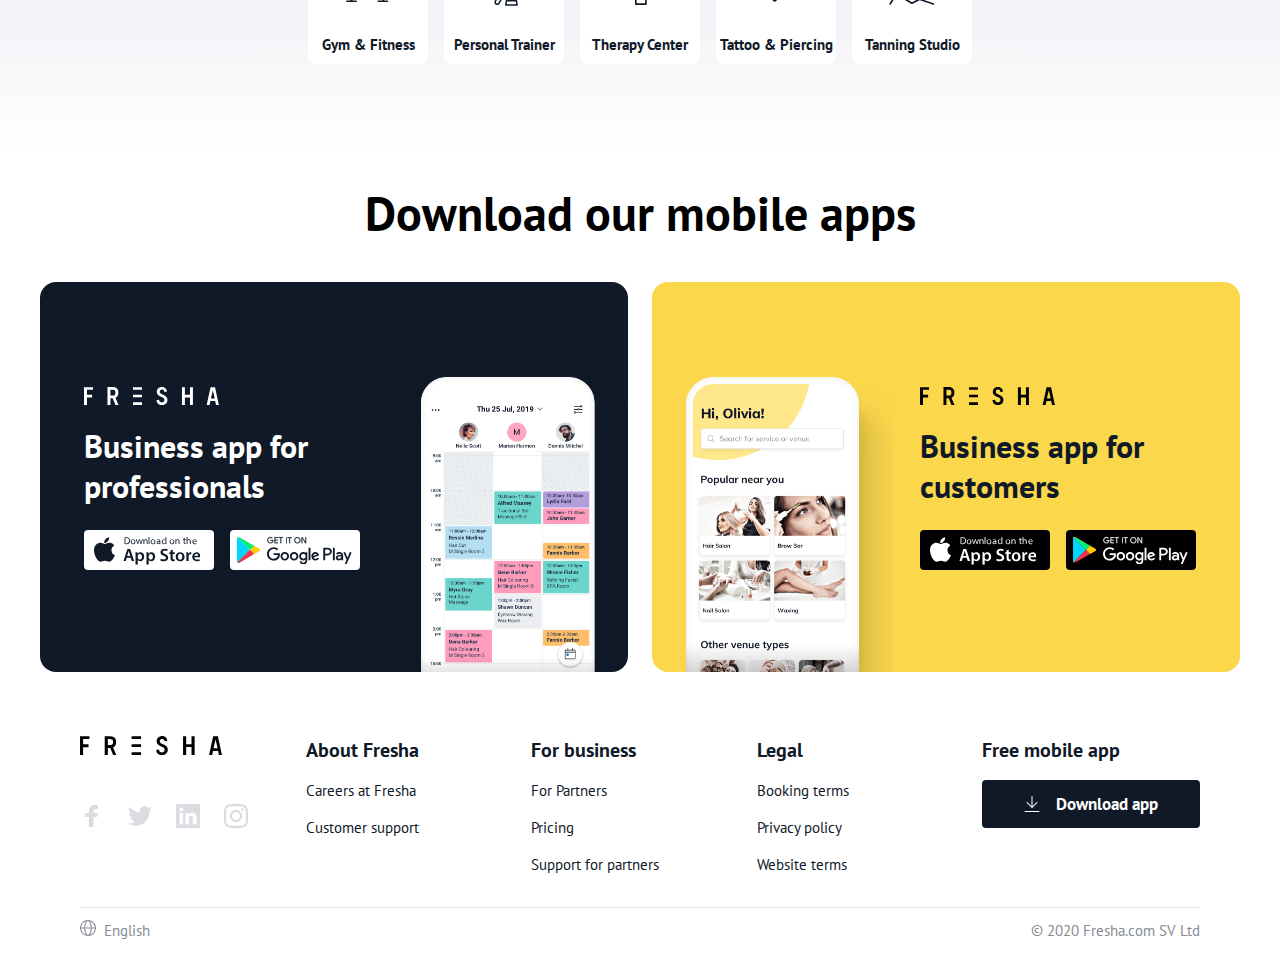
<file: pricing.html>
<!DOCTYPE html>
<html lang="en">
<head>
    <meta charset="UTF-8">
    <title>Software for Salons and Spas</title>
    <meta name="viewport" content="width=device-width, initial-scale=1">
    <link rel="stylesheet" href="assets/css/style.css">
</head>
<body class="inner">
<header>
    <div class="nav_wrapper">
        <div class="nav_bar container">
            <div class="logo_wrapper">
                <a href="#" class="logo">
                    <svg viewBox="0 0 143 20"><path fill-rule="evenodd" d="M84.414.604c1.859.822 2.68 2.37 2.936 4.347l-2.716.398c-.076-.269-.138-.53-.223-.783-.625-1.87-2.414-1.932-3.492-1.4-1.265.617-1.545 2.46-.561 3.562.468.526 1.074.84 1.71 1.107l.885.37c.885.372 1.76.764 2.574 1.291 1.772 1.15 2.489 2.794 2.26 4.854-.24 2.214-1.448 3.714-3.552 4.435a7.044 7.044 0 0 1-4.642-.009c-1.811-.617-2.884-1.907-3.24-3.786-.079-.369-.13-.941-.13-.941l2.756-.45s.072.374.111.55c.462 2.073 3.039 2.97 4.708 1.635 1.184-.948 1.176-3.019-.072-3.985a8.83 8.83 0 0 0-1.81-1.017c-1.159-.518-2.32-1.021-3.347-1.797-2.594-1.958-2.244-5.447-.924-7.022A4.779 4.779 0 0 1 80.168.38C81.602 0 83.038 0 84.414.604zM30.25.268a7.391 7.391 0 0 1 2.746.471c1.47.59 2.431 1.642 2.88 3.154a7.829 7.829 0 0 1 .012 4.408c-.393 1.393-1.235 2.411-2.56 3.054l-.253.117 3.244 7.523h-.454c-1.044-.003-2.538-.01-2.685-.011h-.011l-2.992-7.03h-2.332v7.014h-3.148V.275h.134L28.633.27H30.251zM9.45.281V3.06H3.119v5.253c.121.008 5.395 0 5.395 0v2.813H3.119v7.85H0V.28h9.45zm96.715-.004v8.068h5.35V.281h3.119v18.69h-3.105v-7.85h-5.35v7.85h-3.115V.277h3.101zm31.752 0s4.119 18.505 4.157 18.692h-3.166c-.226-1.115-.794-3.975-.794-3.975h-5.07s-.784 3.852-.813 3.974h-3.172c1.38-6.24 2.76-12.447 4.133-18.69h4.725zM60.999 16.205v2.765h-9.446v-2.765H61zm74.57-12.636s-1.788 7.762-1.978 8.727h3.985l-2.007-8.727zm-74.57 4.66v2.766h-9.446V8.228H61zM27.832 3.055h-.012v6.091s2.235.005 3.248-.09c.896-.084 1.499-.605 1.77-1.447l.05-.173a5.36 5.36 0 0 0 .051-2.45c-.235-1.136-.82-1.74-1.966-1.86-.938-.1-2.967-.074-3.141-.071zM60.999.293V3.06h-9.446V.293H61z"></path></svg>
                </a>
            </div>
            <div class="menu_wrapper">
                <div class="menu_toggle">
                    <svg viewBox="0 0 22 21"><path d="M1.5 0h19c.8284271 0 1.5.67157288 1.5 1.5S21.3284271 3 20.5 3h-19C.67157288 3 0 2.32842712 0 1.5S.67157288 0 1.5 0zm0 9h19c.8284271 0 1.5.6715729 1.5 1.5s-.6715729 1.5-1.5 1.5h-19C.67157288 12 0 11.3284271 0 10.5S.67157288 9 1.5 9zm0 9h19c.8284271 0 1.5.6715729 1.5 1.5s-.6715729 1.5-1.5 1.5h-19C.67157288 21 0 20.3284271 0 19.5S.67157288 18 1.5 18z"></path></svg>
                </div>
                <div class="menu_items_wrapper">
                    <ul class="menu_items_list">
                        <li class="menu_item">
                            <a href="#">Partner sign up</a>
                        </li>
                    </ul>
                </div>
            </div>
        </div>
    </div>
</header>
<main>
    <div class="top_block_pricing container">
        <h2 class="category">Pricing</h2>
        <h1>The only subscription-free platform for salons and spas</h1>
        <h2>Join the world's top platform for salons and spas, it's totally free to use! Stop paying expensive subscription fees and join the revolution</h2>
        <div class="button_wrapper">
            <a class="sign_up_button" href="#"><div>Sign up for free</div></a>
        </div>
    </div>
    <div class="pricing_wrapper">
        <div class="pricing_app_screen">
            <img src="assets/images/desktop_app.png">
            <img class="hidden tablet" src="assets/images/tablet_app.png">
            <img class="hidden mobile" src="assets/images/mobile_app.png">
        </div>
        <div class="pricing_description">
            <h2 class="title">No monthly fee</h2>
            <ul class="app_features_list">
                <li class="feature">
                    <svg class="check_icon" viewBox="0 0 22 22"><path d="M2 11.39L9.594 17 20 2" stroke="#00a36d" stroke-width="5" fill="none" fill-rule="evenodd"></path></svg>
                    <p><span class="bold">Unlimited calendar bookings</span> - super easy to use across mobiles, tablets and desktops</p>
                </li>
                <li class="feature">
                    <svg class="check_icon" viewBox="0 0 22 22"><path d="M2 11.39L9.594 17 20 2" stroke="#00a36d" stroke-width="5" fill="none" fill-rule="evenodd"></path></svg>
                    <p><span class="bold">Unlimited team members</span> - invite your team to join your account and stay up-to-date with appointment notifications</p>
                </li>
                <li class="feature">
                    <svg class="check_icon" viewBox="0 0 22 22"><path d="M2 11.39L9.594 17 20 2" stroke="#00a36d" stroke-width="5" fill="none" fill-rule="evenodd"></path></svg>
                    <p><span class="bold">Unlimited locations</span> - manage multiple venues from one main account with no limitations</p>
                </li>
                <li class="feature">
                    <svg class="check_icon" viewBox="0 0 22 22"><path d="M2 11.39L9.594 17 20 2" stroke="#00a36d" stroke-width="5" fill="none" fill-rule="evenodd"></path></svg>
                    <p><span class="bold">Unlimited clients & notifications</span> - track client history, keep notes and stay in contact with integrated email</p>
                </li>
                <li class="feature">
                    <svg class="check_icon" viewBox="0 0 22 22"><path d="M2 11.39L9.594 17 20 2" stroke="#00a36d" stroke-width="5" fill="none" fill-rule="evenodd"></path></svg>
                    <p><span class="bold">Unlimited Point of Sale use</span> - a complete POS solution supporting barcode scanners, receipt printers and cash drawers</p>
                </li>
                <li class="feature">
                    <svg class="check_icon" viewBox="0 0 22 22"><path d="M2 11.39L9.594 17 20 2" stroke="#00a36d" stroke-width="5" fill="none" fill-rule="evenodd"></path></svg>
                    <p><span class="bold">Unlimited product inventory </span> - record and track stock inventory with support for supplier ordering</p>
                </li>
                <li class="feature">
                    <svg class="check_icon" viewBox="0 0 22 22"><path d="M2 11.39L9.594 17 20 2" stroke="#00a36d" stroke-width="5" fill="none" fill-rule="evenodd"></path></svg>
                    <p><span class="bold">Unlimited reporting and much more</span>- everything you need to manage your business in one easy-to-use solution</p>
                </li>
            </ul>
        </div>
    </div>
    <div class="business_wrapper">
        <h2 class="title">Pick your business type to get started for free</h2>
        <div class="business_icons_wrapper">
            <a href="#" class="business_icon">
                <div class="icon_img"><svg viewBox="0 0 64 64"><g fill="none" fill-rule="evenodd" stroke-linecap="round" stroke-width="1.8"><path d="M37.783 13.864l3.245 3.244m9.954-7.271a.587.587 0 0 1 .858.032c2.598 3.018 2.632 7.4-.019 10.051-2.65 2.651-7.033 2.617-10.05.018a.586.586 0 0 1-.033-.857l9.244-9.244zm-11.203 2.031l3.244 3.244m-1.249-5.24l3.244 3.245m-1.249-5.24l3.245 3.244m-1.249-5.24l3.244 3.245m2.813 10.794l8.586 8.587m-9.807-4.294c1.047 7.692 2.1 15.82 10.195 16.794 0 0-.779 1.336-2.395 2.767m-41.66 3.198c-9.675 1.66-14.123-5.965-14.123-5.965 11.842-1.424 8.457-17.754 12.332-26.414 4.42-9.88 17.227-12.494 26.079-7.833"></path><path d="M36.823 50.677a10.3 10.3 0 0 1-5.13 1.385c-3.613 0-7.012-1.946-9.158-5.244-3.645-5.817-4.367-15.267-4.51-18.785-.326-7.993 9.054-12.917 17.198-6.48 1.758 1.389 5.593 5.373 10.175 6.41m0 0c0 5.652-.452 10.397-2.448 14.978m-4.286 5.944l3.108 6.98v2.144c0 .554.449 1.002 1.002 1.002h11.219c.553 0 1.002-.448 1.002-1.002v-2.145l3.108-6.98"></path><path d="M59.884 47.57c0 1.356-5.15 2.457-11.5 2.457-6.352 0-11.501-1.1-11.501-2.457 0-1.358 5.149-2.458 11.5-2.458 6.352 0 11.501 1.1 11.501 2.458zm-18.112 8.294h6.611"></path></g></svg></div>
                <div class="icon_title">Hair Salon</div>
            </a>
            <a href="#" class="business_icon">
                <div class="icon_img"><svg viewBox="0 0 64 64"><path fill="none" stroke-linecap="round" stroke-width="1.8" d="M39.742 42.79c-.42-4.491-.829-8.821-1.197-12.918a2.397 2.397 0 0 1 1.413-2.41 9.736 9.736 0 0 1 7.835 0 2.399 2.399 0 0 1 1.414 2.41c-.369 4.097-.778 8.427-1.197 12.919m-.011 0c2.736 5.059 5.77 11.88 4.75 17.529-.125.647-.97 1.25-1.649 1.25H36.64c-.678 0-1.523-.602-1.648-1.25-1.02-5.65 2.017-12.475 4.75-17.53H43.9m-8.081 9.012H51.98M10.92 61.57V36.998c0-2.08.725-3.994 1.937-5.497a8.819 8.819 0 0 1 2.448-2.1m8.772-.001a8.81 8.81 0 0 1 2.45 2.1 8.732 8.732 0 0 1 1.937 5.498V61.57M24.078 32.2v5.792c0 .93-.753 1.683-1.683 1.683h-5.406c-.93 0-1.683-.753-1.683-1.683V26.537c0-1.411.666-2.667 1.702-3.469m17.843-4.39l-6.444-6.444 6.78-6.78a4.556 4.556 0 0 1 6.443 6.443l-6.779 6.78zm-3.222-3.222l-7.452 7.453m-5.614 1.959l1.96-1.96a2.583 2.583 0 1 1 3.653 3.655l-1.959 1.96m-1.827-1.828l1.893-1.893"></path></svg></div>
                <div class="icon_title">Nail Salon</div>
            </a>
            <a href="#" class="business_icon">
                <div class="icon_img"><svg viewBox="0 0 64 64"><g fill="none" fill-rule="evenodd" stroke-linecap="round" stroke-width="1.8"><path d="M15.883 46.274A1.964 1.964 0 0 1 18.6 47.32c.372.956-.106 2.036-1.021 2.498l-.476.239c-2.894 1.46-.703 5.703 2.091 4.295l.53-.267c.916-.462 2.072-.205 2.618.663.627.996.25 2.288-.774 2.805l-1.479.745a.65.65 0 0 0-.202 1.001c1.818 2.138 3.53 3.242 4.567 2.719l7.78-3.922c1.037-.523 1.168-2.556.531-5.289a.65.65 0 0 0-.924-.432l-1.408.71c-.915.46-2.07.203-2.617-.664a1.965 1.965 0 0 1 .774-2.806l.61-.306c1.137-.573 1.66-1.976 1.049-3.179a2.402 2.402 0 0 0-3.24-1.066l-.492.247c-.915.462-2.07.205-2.617-.663a1.964 1.964 0 0 1 .774-2.805l1.472-.741a.65.65 0 0 0 .201-1.002c-1.807-2.114-3.506-3.203-4.537-2.683l-7.78 3.922c-1.031.52-1.167 2.533-.542 5.243a.65.65 0 0 0 .925.434l1.471-.742zm2.036-6.896L7.82 19.343m1.622-2.281C5.643 9.527 5.867 9.776 5.407 9.494L3.514 8.33a1.307 1.307 0 0 0-1.987 1.001c-.194 2.249-.287 2.456-.056 2.915l3.55 7.042a1.308 1.308 0 0 0 1.756.58l2.085-1.051a1.307 1.307 0 0 0 .579-1.756zm26.545 37.917c4.189.078 8.38-.08 12.557-.475 8.54-.807 18.193-18.516 9.082-33.05m-39.15.006a24.104 24.104 0 0 0-2.931 6.85"></path><path d="M57.45 20.25c-.495-1.62-2.88-4.596-2.88-4.596.168-1.208.171-4.97.01-6.178a1.533 1.533 0 0 0-1.513-1.341H23.036c-.77 0-1.41.578-1.512 1.34-.163 1.21-.16 4.97.009 6.179 0 0-2.385 2.977-2.88 4.596-1.146 3.59 3.163 6.844 6.515 5.04a1.487 1.487 0 0 1 1.844.346c1.497 1.782 4.226 2.152 6.096.815a1.49 1.49 0 0 1 1.88.116c1.695 1.568 4.434 1.566 6.126 0 1.468-1.358 2.096 1.035 5.052.648a4.585 4.585 0 0 0 2.925-1.58c1.279-1.52 2.2.77 5.096 0 2.526-.668 3.967-3.18 3.262-5.385zm-35.917-4.596H54.57"></path></g></svg></div>
                <div class="icon_title">Waxing Salon</div>
            </a>
            <a href="#" class="business_icon">
                <div class="icon_img"><svg viewBox="0 0 64 64"><g fill="none" fill-rule="evenodd" stroke-linecap="round" stroke-width="1.8"><path d="M53.18 35.143c1.267 4.892 3.613 8.821 9.17 9.49 0 0-4.597 7.88-14.597 6.164m-30.938 0c-10 1.716-14.597-6.165-14.597-6.165 12.24-1.472 8.741-18.35 12.746-27.3 6.21-13.879 28.427-13.886 34.64 0 1.398 3.124 1.846 7.402 2.442 11.649"></path><path d="M21.233 47.543c-2.418-5.854-2.967-13.26-3.09-16.32-.337-8.262 9.358-13.351 17.775-6.698 1.095.866 2.972 2.707 5.327 4.267m3.71 14.988a26.67 26.67 0 0 1-3.218 6.86c-2.219 3.407-5.732 5.418-9.467 5.418-.84 0-1.67-.101-2.476-.298M46.435 23.666l2.36 6.367 4.316 2.361-4.316 2.361-2.36 6.074-2.361-6.074-4.316-2.361 4.316-2.361zM24.454 45.896l1.888 5.093 3.452 1.887-3.452 1.889-1.888 4.858-1.888-4.858-3.452-1.889 3.452-1.887z"></path></g></svg></div>
                <div class="icon_title">Beauty Salon</div>
            </a>
            <a href="#" class="business_icon">
                <div class="icon_img"><svg viewBox="0 0 64 64"><g fill="none" fill-rule="evenodd" stroke-linecap="round" stroke-linejoin="round" stroke-width="1.8"><path d="M41.315 14.142c3.71 1.024 6.429 3.959 6.424 7.422l-.026 24.82m0 2.868c0 5.074-4.907 9.278-10.916 9.278h-8.422c-6.01 0-10.928-4.153-10.928-9.23m0-2.842v-25.15c0-3.5 2.859-6.465 6.702-7.309"></path><path d="M35.084 39.447c4.012.246 5.774 1.01 7.522 3.72 1.334 2.069 2.669 3.542 5.543 3.542 1.256 0 1.329 1.182-.514 2.073-2.314 1.122-14.762-6.559-15.05-6.965-.288.406-12.735 8.087-15.05 6.965-1.84-.891-1.769-2.073-.513-2.073 2.874 0 4.209-1.473 5.542-3.541 1.749-2.712 3.511-3.475 7.523-3.721.197-.012 2.292.115 2.498.225.206-.108 2.301-.237 2.499-.225zm12.943-9.688c1.621-1.063 2.779-2.724 4.282-1.034.367.413-.458 11.212-2.29 11.107-.47-.027-1.651.049-1.992.135M17.16 29.76c-1.621-1.063-2.779-2.724-4.282-1.034-.367.413.46 11.212 2.29 11.107.472-.027 1.651.049 1.992.135m24.278-25.83c-2.528-.441-5.623 2.361-8.552 2.947-10.797 2.166-8.29 1.059-8.916-4.573-.176-1.577-3.82-3.1-5.838-.92-2.4 2.59-4.234 4.675-4.408 8.137"></path><path d="M48.88 28.235c-.666-.781 1.564-6.174 2.028-7.565 1.688-5.076 1.902-5.393-3.298-8.872-1.09-.729-2.151 1.041-3.745 1.667.118-1.018.747-3.145.273-3.574-8.743-7.93-29.093-5.017-31.64 3.392-1.197 3.957-.935 4.177 2.167 8.608.737 1.055 1.873 6.143 1.908 6.177m9.883 17.795c.555.838 11.859.842 12.26 0M17.446 35.305c.058.185 4.865 7.312 5.075 7.352m24.894-7.352c-.058.185-4.865 7.312-5.075 7.352"></path></g></svg></div>
                <div class="icon_title">Barbershop</div>
            </a>
            <a href="#" class="business_icon">
                <div class="icon_img"><svg viewBox="0 0 64 64"><g fill="none" fill-rule="evenodd" stroke-linecap="round" stroke-width="1.8"><path d="M25.49 32.554a13.956 13.956 0 0 0-.19 16.28m23.174-.36c1.382-2.108 2.214-4.686 2.214-7.647 0-2.85-.855-5.502-2.322-7.711m-20.33 7.711a8.695 8.695 0 1 0 8.696-8.696 8.695 8.695 0 0 0-8.695 8.696z"></path><path d="M36.732 26.87s13.267-.646 24.05 13.957C50 55.43 36.732 54.783 36.732 54.783s-13.267.647-24.05-13.956c10.783-14.603 24.05-13.956 24.05-13.956zm-24.05 13.957s-9.847-.448-11.347-8.696m15.93 3.462s-5.992.76-8.242-5.85m13.017 2.014s-5-.728-5.985-4.886m0 18.23s-5.992-.76-8.242 5.85m12.249-2.443s-5 .728-5.985 4.887m10.16-1.902s-3.439.006-4.393 3.803M6.982 19.708l9.88-7.23a17.328 17.328 0 0 1 15.423-2.547l27.107 8.51a3.81 3.81 0 0 1-1.765 7.394l-.75-.124-28.579-8.67a17.33 17.33 0 0 0-9.07-.269l-6.76 1.62"></path></g></svg></div>
                <div class="icon_title">Eyebrows & Lashes</div>
            </a>
            <a href="#" class="business_icon">
                <div class="icon_img"><svg viewBox="0 0 64 64"><g fill="none" fill-rule="evenodd" stroke-linecap="round" stroke-width="1.8"><path d="M56.405 38.242a3.094 3.094 0 0 1-1.378 5.865H9.214a3.094 3.094 0 0 1 0-6.188h10.57m-2.975-1.606a4.568 4.568 0 1 0-6.96-.048M31.66 37.41h-7.35a4.081 4.081 0 0 1-3.78-5.622c.442-1.082 1.385-1.882 2.492-2.258l.17-.057a4.222 4.222 0 0 1 1.358-.225h13.038c.776 0 1.498.398 1.912 1.054a4.67 4.67 0 0 0 3.95 2.177h9.545a2.465 2.465 0 1 1 0 4.931H37.1"></path><path d="M23.45 33.329h9.023c1.1 0 1.992.892 1.992 1.992v2.09m-21.777 6.696v14.28m38.865-14.28v14.28M42.57 8.783a4.464 4.464 0 1 0 8.928 0 4.464 4.464 0 0 0-8.928 0zm.28 20.465v-3.36m-.044-8.333c0-1.217.987-2.204 2.203-2.204h3.674a2.87 2.87 0 0 1 2.87 2.87v14.144"></path><path d="M48.868 19.665c.33.918-.148 1.93-1.066 2.258L36.828 26.5a1.766 1.766 0 0 1-1.192-3.324L46.61 18.6m-3.804-1.044v.81M12.688 51.246h38.865"></path></g></svg></div>
                <div class="icon_title">Massage</div>
            </a>
            <a href="#" class="business_icon">
                <div class="icon_img"><svg viewBox="0 0 64 64"><g fill="none" fill-rule="evenodd" stroke-linecap="round" stroke-width="1.8"><path d="M28.244 32.627h28.879c.995 0 1.875.697 2.052 1.676.274 1.51.274 3.056 0 4.567-.177.979-1.057 1.675-2.052 1.675H9.58a2.111 2.111 0 0 1-2.071-1.768 12.82 12.82 0 0 1 .016-4.474c.165-.907.884-1.676 2.336-1.676m49.374 9.954a12.818 12.818 0 0 1-.06 4.21c-.177.98-1.057 1.676-2.052 1.676H9.58a2.111 2.111 0 0 1-2.072-1.768 12.822 12.822 0 0 1-.041-4.126m28.261 8.907v-3.011m8.191 0v3.01m-8.19-7.923v-3.01m8.19 0v3.01m-8.19-7.918v-3.01m8.19 0v3.01m15.316 14.864a12.815 12.815 0 0 1-.06 4.21c-.177.979-1.057 1.675-2.052 1.675H9.58a2.111 2.111 0 0 1-2.072-1.768 12.821 12.821 0 0 1-.041-4.126m23.26-25.281c5.06 1.203 13.121 1.388 17.957-7.326a.144.144 0 0 0-.051-.197c-5.214-3.255-9.86-2.954-13.556-1.423"></path><path d="M33.2 19.56c4.285-5.312 2.604-13.05 2.604-13.05s-8.004 2.796-9.985 9.724m-9.23 10.287a2.819 2.819 0 0 0 1.601 3.65 3.524 3.524 0 0 0 4.564-2.002 4.405 4.405 0 0 0-2.504-5.704 5.505 5.505 0 0 0-7.13 3.13 7.002 7.002 0 0 0-.067 4.91c.843 2.351 3.025 3.963 5.505 4.257.33.04.661.063.992.045a8.768 8.768 0 0 0 8.251-9.312c-.27-4.365-3.823-7.918-8.19-8.19a8.767 8.767 0 0 0-9.105 10.71"></path></g></svg></div>
                <div class="icon_title">Spa</div>
            </a>
            <a href="#" class="business_icon">
                <div class="icon_img"><svg viewBox="0 0 64 64"><g fill="none" fill-rule="evenodd" stroke-linecap="round" stroke-linejoin="round" stroke-width="2"><path d="M11.364 25.273h10.909m-6.546 0l7.691 15.382"></path><circle cx="46.273" cy="38.364" r="8.727"></circle><path d="M40.262 22.515L11.364 53.636m32.727 0H55m-48 0h10.91m30.46-6.8l2.266 6.8M42.867 30.328l-5.322-15.964h10.91L55 10"></path></g></svg></div>
                <div class="icon_title">Gym & Fitness</div>
            </a>
            <a href="#" class="business_icon">
                <div class="icon_img"><svg viewBox="0 0 64 64"><g fill="none" fill-rule="evenodd" stroke-linecap="round" stroke-linejoin="round" stroke-width="1.8" transform="translate(-.4 -.4)"><circle cx="30.28" cy="14.04" r="5.04"></circle><path d="M35.32 31.52v-3.223l4.544 2.84a2.52 2.52 0 0 0 2.976-.223l6.112-5.239a2.215 2.215 0 0 0 .24-3.124 2.216 2.216 0 0 0-2.952-.371l-5.271 3.702-5.153-3.219a2.52 2.52 0 0 0-1.336-.383h-8.4a2.52 2.52 0 0 0-1.574.552l-7.56 5.88A2.52 2.52 0 0 0 16 30.68v8.73c0 1.21.98 2.19 2.19 2.19 1.138 0 2.087-.87 2.185-2.003l.665-7.707 4.2-2.89v8.4a3.36 3.36 0 0 0 3.36 3.36h7.365l1.982 6.604a2.52 2.52 0 0 0 3.108 1.698 2.643 2.643 0 0 0 1.675-3.282l-2.48-8.265a2.52 2.52 0 0 0-2.41-1.795h-5.88M47.92 58.4H34.48l.84-5.04h11.76z"></path><path d="M31.283 45.256l-.174 2.452c-.031.35-.136.689-.307.996l-4.2 7.56a2.52 2.52 0 1 1-4.404-2.448l3.94-7.092.173-1.898"></path></g></svg></div>
                <div class="icon_title">Personal Trainer</div>
            </a>
            <a href="#" class="business_icon">
                <div class="icon_img"><svg viewBox="0 0 64 64"><path fill="none" stroke-linecap="round" stroke-linejoin="round" stroke-width="2" d="M39 8v18.5h18.5v12H39V57H27V38.5H8.5v-12H27V8h12z"></path></svg></div>
                <div class="icon_title">Therapy Center</div>
            </a>
            <a href="#" class="business_icon">
                <div class="icon_img"><svg viewBox="0 0 64 64"><g fill="none" fill-rule="evenodd" stroke-linecap="round" stroke-linejoin="round" stroke-width="2"><path d="M45.41 38.113c3.498-4.562 6.23-9.45 6.23-13.593 0-6.336-5.184-11.52-11.52-11.52-4.032 0-7.488 2.112-9.6 5.184C28.408 15.112 24.952 13 20.92 13 14.584 13 9.4 18.184 9.4 24.52c0 11.52 21.12 28.8 21.12 28.8s5.946-4.865 11.528-11.153M30.52 34l21.12 13.224M1 15.4l9.191 5.755M50.8 41.2l1.8 7.224-7.2.68"></path></g></svg></div>
                <div class="icon_title">Tattoo & Piercing</div>
            </a>
            <a href="#" class="business_icon">
                <div class="icon_img"><svg viewBox="0 0 64 64"><g fill="none" fill-rule="evenodd" stroke-linecap="round" stroke-linejoin="round" stroke-width="2"><path d="M14.645 30.046c2.708-.579 5.395 1.056 6 3.654.6 2.595-1.103 5.168-3.814 5.745-2.708.579-5.395-1.054-5.997-3.652-.603-2.594 1.103-5.168 3.811-5.747zm11.2 8.318c-1.669-1.014-3.882-.543-4.943 1.056-1.06 1.6-.566 3.72 1.101 4.735l8.555 5.212c.97.59 2.145.778 3.15.436l9.277-5.057 8.303 6.03c4.546 1.129 5.628-3.947 1.786-6.613l-8.91-6.186a3.734 3.734 0 0 0-2.166-.08l.003.01-8.93 4.858-7.227-4.401z"></path><path d="M57.414 56.874L41.62 51.529a3.76 3.76 0 0 0-1.13.066l-8.628 4.374L8.47 41.81m4.175 4.276L6.123 56.874m40.438-45.27a4.371 4.371 0 1 1 0 8.743 4.371 4.371 0 0 1 0-8.742zm.072-6.481v3.07m-7.695.059l2.171 2.17m-5.4 5.482h3.07m.058 7.695l2.17-2.17m5.483 5.4V23.76m7.695-.06l-2.17-2.17m5.4-5.481h-3.07m-.058-7.697l-2.172 2.172"></path></g></svg></div>
                <div class="icon_title">Tanning Studio</div>
            </a>
        </div>
    </div>
    <div class="download_app_section">
        <h2 class="title">Download our mobile apps</h2>
        <div class="download_wrapper">
            <div class="app_card business">
                <div class="mobile_app_screen"><img src="assets/images/business.png"></div>
                <div class="download_info">
                    <div class="text_wrapper">
                        <svg class="logo_icon" viewBox="0 0 1300 175"><path class="st0" d="M943.105 2.117h28.388v73.787h48.933V2.117h28.5v170.991h-28.389V101.31h-48.934v71.8h-28.498zm275.707 0h43.19S1299.67 171.34 1300 173.108h-28.94c-2.099-10.162-7.29-36.341-7.29-36.341h-46.394s-7.18 35.237-7.4 36.341h-29.051a95202.794 95202.794 0 0 0 37.887-170.991zm40.097 109.907l-18.336-79.862s-16.348 71.025-18.115 79.862zm-459.623-67.16l-24.853 3.646c-.663-2.43-1.215-4.86-1.988-7.18-5.744-17.121-22.092-17.674-31.923-12.813-11.599 5.633-14.14 22.533-5.192 32.585 4.308 4.75 9.831 7.622 15.685 10.162 10.825 4.53 21.761 8.727 31.702 15.244 16.238 10.494 22.755 25.516 20.656 44.405-2.209 20.214-13.255 34.021-32.475 40.538-13.807 4.75-28.72 4.75-42.527-.11-16.569-5.634-26.4-17.453-29.603-34.574-.773-3.424-1.215-8.616-1.215-8.616l25.185-4.087s.662 3.424.994 5.081c4.197 19 27.836 27.173 43.08 14.912 10.824-8.615 10.714-27.615-.664-36.451a81.479 81.479 0 0 0-16.569-9.279c-10.604-4.75-21.208-9.389-30.597-16.458-23.749-17.895-20.545-49.818-8.505-64.288 5.965-7.18 14.028-12.261 23.086-14.47 13.144-3.424 26.29-3.424 38.882 2.099 17.01 7.4 24.522 21.54 26.841 39.655zM0 2.118h86.49v25.405H28.61v48.05c1.104.11 49.375 0 49.375 0v25.737H28.609v71.8H0zm302.66 102.396c13.476-5.744 21.981-15.465 25.737-29.051 3.866-13.145 3.755-27.173-.11-40.318-4.088-13.807-12.925-23.417-26.4-28.83-8.064-2.982-16.57-4.529-25.185-4.308-15.907 0-50.812.11-50.812.11v170.992h28.83v-64.177h21.319l27.394 64.288s19.33.11 28.83.11zm-1.657-36.894c-2.21 8.616-7.843 14.029-16.68 14.802-9.278.884-29.713.773-29.713.773V27.522s19.882-.331 28.83.663c10.493 1.105 15.795 6.628 18.004 17.011 1.547 7.4 1.436 15.133-.441 22.423zm170.77 80.194h86.38v25.295h-86.38zm0-73.014h86.38v25.295h-86.38zm0-72.572h86.38v25.295h-86.38z"></path></svg>
                        <h3 class="text">Business app for<br>professionals</h3>
                    </div>
                    <div class="links_wrapper">
                        <a title="Download  App For Business from Apple Store" href="#" target="_blank"  class="app_link ios"></a>
                        <a title="Download  App For Business from Google Play" href="#" target="_blank"  class="app_link android"></a>
                    </div>
                </div>
            </div>
            <div class="app_card booking">
                <div class="download_info">
                    <div class="text_wrapper">
                        <svg class="logo_icon" viewBox="0 0 1300 175"><path class="st0" d="M943.105 2.117h28.388v73.787h48.933V2.117h28.5v170.991h-28.389V101.31h-48.934v71.8h-28.498zm275.707 0h43.19S1299.67 171.34 1300 173.108h-28.94c-2.099-10.162-7.29-36.341-7.29-36.341h-46.394s-7.18 35.237-7.4 36.341h-29.051a95202.794 95202.794 0 0 0 37.887-170.991zm40.097 109.907l-18.336-79.862s-16.348 71.025-18.115 79.862zm-459.623-67.16l-24.853 3.646c-.663-2.43-1.215-4.86-1.988-7.18-5.744-17.121-22.092-17.674-31.923-12.813-11.599 5.633-14.14 22.533-5.192 32.585 4.308 4.75 9.831 7.622 15.685 10.162 10.825 4.53 21.761 8.727 31.702 15.244 16.238 10.494 22.755 25.516 20.656 44.405-2.209 20.214-13.255 34.021-32.475 40.538-13.807 4.75-28.72 4.75-42.527-.11-16.569-5.634-26.4-17.453-29.603-34.574-.773-3.424-1.215-8.616-1.215-8.616l25.185-4.087s.662 3.424.994 5.081c4.197 19 27.836 27.173 43.08 14.912 10.824-8.615 10.714-27.615-.664-36.451a81.479 81.479 0 0 0-16.569-9.279c-10.604-4.75-21.208-9.389-30.597-16.458-23.749-17.895-20.545-49.818-8.505-64.288 5.965-7.18 14.028-12.261 23.086-14.47 13.144-3.424 26.29-3.424 38.882 2.099 17.01 7.4 24.522 21.54 26.841 39.655zM0 2.118h86.49v25.405H28.61v48.05c1.104.11 49.375 0 49.375 0v25.737H28.609v71.8H0zm302.66 102.396c13.476-5.744 21.981-15.465 25.737-29.051 3.866-13.145 3.755-27.173-.11-40.318-4.088-13.807-12.925-23.417-26.4-28.83-8.064-2.982-16.57-4.529-25.185-4.308-15.907 0-50.812.11-50.812.11v170.992h28.83v-64.177h21.319l27.394 64.288s19.33.11 28.83.11zm-1.657-36.894c-2.21 8.616-7.843 14.029-16.68 14.802-9.278.884-29.713.773-29.713.773V27.522s19.882-.331 28.83.663c10.493 1.105 15.795 6.628 18.004 17.011 1.547 7.4 1.436 15.133-.441 22.423zm170.77 80.194h86.38v25.295h-86.38zm0-73.014h86.38v25.295h-86.38zm0-72.572h86.38v25.295h-86.38z"></path></svg>
                        <h3 class="text">Business app for<br>customers</h3>
                    </div>
                    <div class="links_wrapper">
                        <a title="Download  App For Bookers from Apple Store" href="#" target="_blank"  class="app_link ios"></a>
                        <a title="Download  App For Bookers from Google Play" href="#" target="_blank"  class="app_link android"></a>
                    </div>
                </div>
                <div class="mobile_app_screen"><img src="assets/images/app.png"></div>
            </div>
        </div>
    </div>
</main>
<footer class="container">
    <div class="footer_menu">
        <div class="social">
            <div class="logo_wrapper">
                <a href="#">
                    <svg viewBox="0 0 143 20"><path fill-rule="evenodd" d="M84.414.604c1.859.822 2.68 2.37 2.936 4.347l-2.716.398c-.076-.269-.138-.53-.223-.783-.625-1.87-2.414-1.932-3.492-1.4-1.265.617-1.545 2.46-.561 3.562.468.526 1.074.84 1.71 1.107l.885.37c.885.372 1.76.764 2.574 1.291 1.772 1.15 2.489 2.794 2.26 4.854-.24 2.214-1.448 3.714-3.552 4.435a7.044 7.044 0 0 1-4.642-.009c-1.811-.617-2.884-1.907-3.24-3.786-.079-.369-.13-.941-.13-.941l2.756-.45s.072.374.111.55c.462 2.073 3.039 2.97 4.708 1.635 1.184-.948 1.176-3.019-.072-3.985a8.83 8.83 0 0 0-1.81-1.017c-1.159-.518-2.32-1.021-3.347-1.797-2.594-1.958-2.244-5.447-.924-7.022A4.779 4.779 0 0 1 80.168.38C81.602 0 83.038 0 84.414.604zM30.25.268a7.391 7.391 0 0 1 2.746.471c1.47.59 2.431 1.642 2.88 3.154a7.829 7.829 0 0 1 .012 4.408c-.393 1.393-1.235 2.411-2.56 3.054l-.253.117 3.244 7.523h-.454c-1.044-.003-2.538-.01-2.685-.011h-.011l-2.992-7.03h-2.332v7.014h-3.148V.275h.134L28.633.27H30.251zM9.45.281V3.06H3.119v5.253c.121.008 5.395 0 5.395 0v2.813H3.119v7.85H0V.28h9.45zm96.715-.004v8.068h5.35V.281h3.119v18.69h-3.105v-7.85h-5.35v7.85h-3.115V.277h3.101zm31.752 0s4.119 18.505 4.157 18.692h-3.166c-.226-1.115-.794-3.975-.794-3.975h-5.07s-.784 3.852-.813 3.974h-3.172c1.38-6.24 2.76-12.447 4.133-18.69h4.725zM60.999 16.205v2.765h-9.446v-2.765H61zm74.57-12.636s-1.788 7.762-1.978 8.727h3.985l-2.007-8.727zm-74.57 4.66v2.766h-9.446V8.228H61zM27.832 3.055h-.012v6.091s2.235.005 3.248-.09c.896-.084 1.499-.605 1.77-1.447l.05-.173a5.36 5.36 0 0 0 .051-2.45c-.235-1.136-.82-1.74-1.966-1.86-.938-.1-2.967-.074-3.141-.071zM60.999.293V3.06h-9.446V.293H61z"></path></svg>
                </a>
            </div>
            <div class="social_icons">
                <a href="#" target="_blank" class="icon fb">
                    <svg viewBox="0 0 24 24"><g fill="none" fill-rule="evenodd"><path d="M9.032 23L9 13H5V9h4V6.5C9 2.789 11.298 1 14.61 1c1.585 0 2.948.118 3.345.17v3.88H15.66c-1.8 0-2.15.856-2.15 2.112V9h5.241l-2 4h-3.24v10H9.032z" fill="#DBDCE1"></path></g></svg>
                </a>
                <a href="#" target="_blank" rel="noreferrer" class="icon twitter">
                    <svg viewBox="0 0 24 24"><g fill="none" fill-rule="evenodd"><path d="M24 4.6c-.9.4-1.8.7-2.8.8 1-.6 1.8-1.6 2.2-2.7-1 .6-2 1-3.1 1.2-.9-1-2.2-1.6-3.6-1.6-2.7 0-4.9 2.2-4.9 4.9 0 .4 0 .8.1 1.1-4.2-.2-7.8-2.2-10.2-5.2-.5.8-.7 1.6-.7 2.5 0 1.7.9 3.2 2.2 4.1-.8 0-1.6-.2-2.2-.6v.1c0 2.4 1.7 4.4 3.9 4.8-.4.1-.8.2-1.3.2-.3 0-.6 0-.9-.1.6 2 2.4 3.4 4.6 3.4-1.7 1.3-3.8 2.1-6.1 2.1-.4 0-.8 0-1.2-.1 2.2 1.4 4.8 2.2 7.5 2.2 9.1 0 14-7.5 14-14v-.6c1-.7 1.8-1.6 2.5-2.5z" fill="#DBDCE1"></path></g></svg>
                </a>
                <a href="#" target="_blank" rel="noreferrer" class="icon linkedin">
                    <svg viewBox="0 0 24 24"><g fill="none" fill-rule="evenodd"><path d="M23 0H1C.4 0 0 .4 0 1v22c0 .6.4 1 1 1h22c.6 0 1-.4 1-1V1c0-.6-.4-1-1-1zM7.1 20.5H3.6V9h3.6v11.5h-.1zM5.3 7.4c-1.1 0-2.1-.9-2.1-2.1 0-1.1.9-2.1 2.1-2.1 1.1 0 2.1.9 2.1 2.1 0 1.2-.9 2.1-2.1 2.1zm15.2 13.1h-3.6v-5.6c0-1.3 0-3-1.8-3-1.9 0-2.1 1.4-2.1 2.9v5.7H9.4V9h3.4v1.6c.5-.9 1.6-1.8 3.4-1.8 3.6 0 4.3 2.4 4.3 5.5v6.2z" fill="#DBDCE1"></path></g></svg>
                </a>
                <a href="#" target="_blank" rel="noreferrer" class="icon instagram">
                    <svg viewBox="0 0 24 24"><g fill="#DBDCE1"><path d="M12 2.162c3.204 0 3.584.012 4.849.07 1.366.062 2.633.336 3.608 1.311.975.975 1.249 2.242 1.311 3.608.058 1.265.07 1.645.07 4.849s-.012 3.584-.07 4.849c-.062 1.366-.336 2.633-1.311 3.608-.975.975-2.242 1.249-3.608 1.311-1.265.058-1.645.07-4.849.07s-3.584-.012-4.849-.07c-1.366-.062-2.633-.336-3.608-1.311-.975-.975-1.249-2.242-1.311-3.608-.058-1.265-.07-1.645-.07-4.849s.012-3.584.07-4.849c.062-1.366.336-2.633 1.311-3.608.975-.975 2.242-1.249 3.608-1.311 1.265-.058 1.645-.07 4.849-.07M12 0C8.741 0 8.332.014 7.052.072c-1.95.089-3.663.567-5.038 1.942C.639 3.389.161 5.102.072 7.052.014 8.332 0 8.741 0 12c0 3.259.014 3.668.072 4.948.089 1.95.567 3.663 1.942 5.038 1.375 1.375 3.088 1.853 5.038 1.942C8.332 23.986 8.741 24 12 24c3.259 0 3.668-.014 4.948-.072 1.95-.089 3.663-.567 5.038-1.942 1.375-1.375 1.853-3.088 1.942-5.038.058-1.28.072-1.689.072-4.948 0-3.259-.014-3.668-.072-4.948-.089-1.95-.567-3.663-1.942-5.038C20.611.639 18.898.161 16.948.072 15.668.014 15.259 0 12 0z"></path><path d="M12 5.838a6.162 6.162 0 100 12.324 6.162 6.162 0 000-12.324zM12 16a4 4 0 110-8 4 4 0 010 8z"></path><circle cx="18.406" cy="5.594" r="1.44"></circle></g></svg>
                </a>
            </div>
        </div>
        <div class="about">
            <p class="block_title">About Fresha</p>
            <a href="#" class="footer_menu_link">Careers at Fresha</a>
            <a href="#" class="footer_menu_link">Customer support</a>
        </div>
        <div class="for_business">
            <p class="block_title">For business</p>
            <a href="#" class="footer_menu_link">For Partners</a>
            <a href="#" class="footer_menu_link">Pricing</a>
            <a href="#" class="footer_menu_link">Support for partners</a>
        </div>
        <div class="legal">
            <p class="block_title">Legal</p>
            <a href="#" class="footer_menu_link">Booking terms</a>
            <a href="#" class="footer_menu_link">Privacy policy</a>
            <a href="#" class="footer_menu_link">Website terms</a>
        </div>
        <div class="free_app">
            <p class="block_title">Free mobile app</p>
            <a href="#" class="download_button">
                <svg width="16" height="16"><path fill="#101928" fill-rule="evenodd" d="M15 15a.5.5 0 01.09.992L15 16H1a.5.5 0 01-.09-.992L1 15h14zM8 0a.5.5 0 01.492.41L8.5.5v9.793l4.146-4.147a.5.5 0 01.638-.057l.07.057a.5.5 0 01.057.638l-.057.07-5 5-.013.011a.503.503 0 01-.039.033l.052-.044A.502.502 0 018 12h-.02a.503.503 0 01-.052-.005L8 12a.502.502 0 01-.284-.089l-.018-.013a.503.503 0 01-.04-.033l-.012-.011-5-5a.5.5 0 01.638-.765l.07.057L7.5 10.293V.5A.5.5 0 018 0z"></path></svg>
                <p>Download app</p>
            </a>
        </div>
    </div>
    <div class="copyright_wrapper">
        <div class="language_switcher_wrapper">
            <div class="switcher">
                <svg class="icon" viewBox="0 0 15 15"><path fill-rule="evenodd" d="M7.257 14.996A7.5 7.5 0 1 1 7.5 15zm2.735-6.995H5.008C5.115 11.381 6.294 14 7.5 14l.1-.006c1.17-.14 2.288-2.707 2.392-5.993zm-8.973 0a6.505 6.505 0 0 0 4.45 5.676C4.618 12.409 4.075 10.345 4.007 8zm12.962 0h-2.988c-.068 2.344-.61 4.408-1.462 5.677A6.508 6.508 0 0 0 13.98 8zm0-1a6.505 6.505 0 0 0-4.45-5.678c.852 1.268 1.394 3.332 1.462 5.678zM5.47 1.322l-.19.068A6.505 6.505 0 0 0 1.018 7h2.988c.068-2.345.61-4.41 1.462-5.678zM7.5 1l-.1.006C6.23 1.146 5.112 3.713 5.008 7h4.984C9.885 3.62 8.706 1 7.5 1z"></path></svg>
                <p>English</p>
            </div>
        </div>
        <div class="copyright_text">© 2020 Fresha.com SV Ltd</div>
    </div>
</footer>
</body>
</html>
</file>
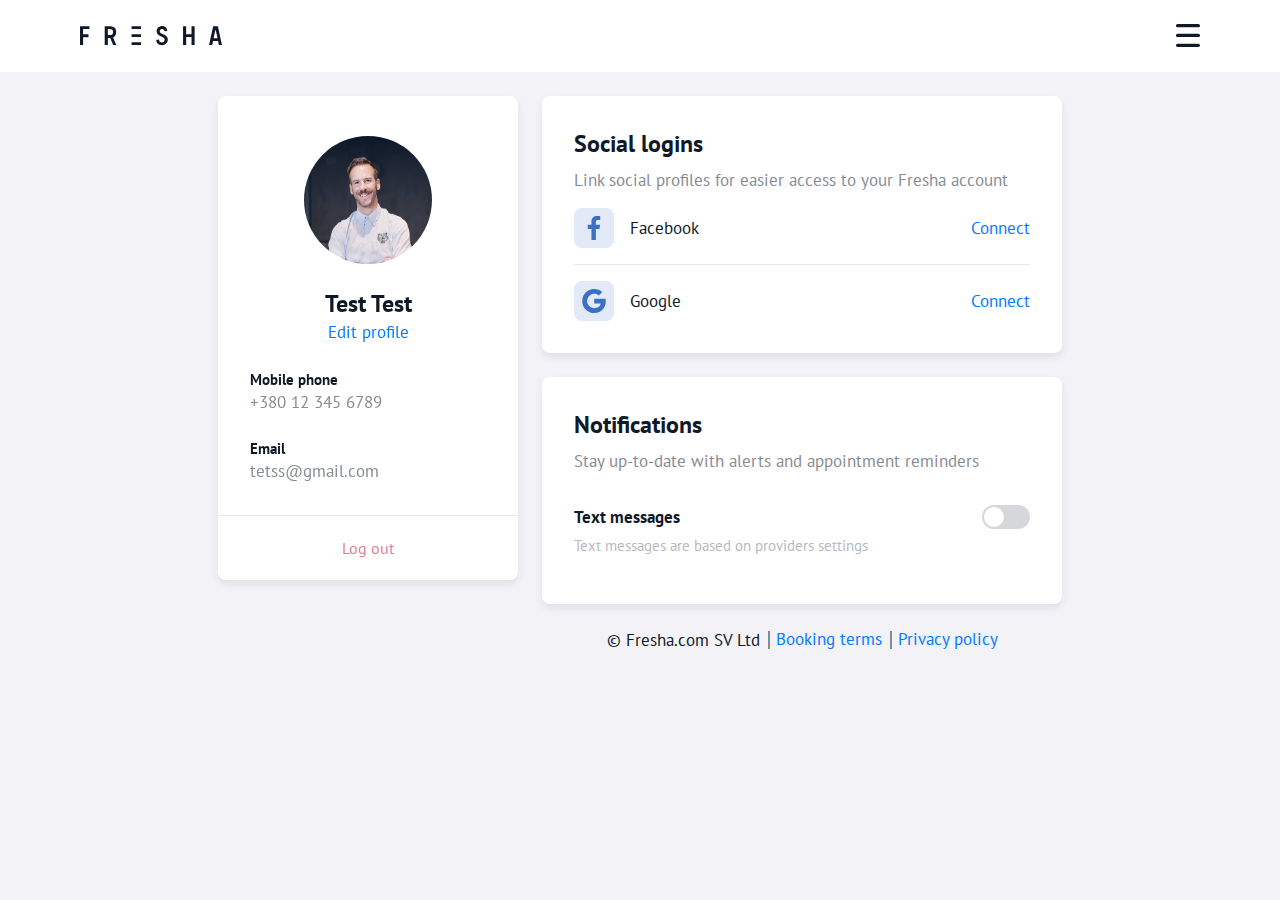
<file: profile.html>
<!DOCTYPE html>
<html lang="en">
<head>
    <meta charset="UTF-8">
    <title>Software for Salons and Spas</title>
    <meta name="viewport" content="width=device-width, initial-scale=1">
    <link rel="stylesheet" href="assets/css/style.css">
</head>
<body class="inner">
<header>
    <div class="nav_wrapper">
        <div class="nav_bar container">
            <div class="logo_wrapper">
                <a href="#" class="logo">
                    <svg viewBox="0 0 143 20"><path fill-rule="evenodd" d="M84.414.604c1.859.822 2.68 2.37 2.936 4.347l-2.716.398c-.076-.269-.138-.53-.223-.783-.625-1.87-2.414-1.932-3.492-1.4-1.265.617-1.545 2.46-.561 3.562.468.526 1.074.84 1.71 1.107l.885.37c.885.372 1.76.764 2.574 1.291 1.772 1.15 2.489 2.794 2.26 4.854-.24 2.214-1.448 3.714-3.552 4.435a7.044 7.044 0 0 1-4.642-.009c-1.811-.617-2.884-1.907-3.24-3.786-.079-.369-.13-.941-.13-.941l2.756-.45s.072.374.111.55c.462 2.073 3.039 2.97 4.708 1.635 1.184-.948 1.176-3.019-.072-3.985a8.83 8.83 0 0 0-1.81-1.017c-1.159-.518-2.32-1.021-3.347-1.797-2.594-1.958-2.244-5.447-.924-7.022A4.779 4.779 0 0 1 80.168.38C81.602 0 83.038 0 84.414.604zM30.25.268a7.391 7.391 0 0 1 2.746.471c1.47.59 2.431 1.642 2.88 3.154a7.829 7.829 0 0 1 .012 4.408c-.393 1.393-1.235 2.411-2.56 3.054l-.253.117 3.244 7.523h-.454c-1.044-.003-2.538-.01-2.685-.011h-.011l-2.992-7.03h-2.332v7.014h-3.148V.275h.134L28.633.27H30.251zM9.45.281V3.06H3.119v5.253c.121.008 5.395 0 5.395 0v2.813H3.119v7.85H0V.28h9.45zm96.715-.004v8.068h5.35V.281h3.119v18.69h-3.105v-7.85h-5.35v7.85h-3.115V.277h3.101zm31.752 0s4.119 18.505 4.157 18.692h-3.166c-.226-1.115-.794-3.975-.794-3.975h-5.07s-.784 3.852-.813 3.974h-3.172c1.38-6.24 2.76-12.447 4.133-18.69h4.725zM60.999 16.205v2.765h-9.446v-2.765H61zm74.57-12.636s-1.788 7.762-1.978 8.727h3.985l-2.007-8.727zm-74.57 4.66v2.766h-9.446V8.228H61zM27.832 3.055h-.012v6.091s2.235.005 3.248-.09c.896-.084 1.499-.605 1.77-1.447l.05-.173a5.36 5.36 0 0 0 .051-2.45c-.235-1.136-.82-1.74-1.966-1.86-.938-.1-2.967-.074-3.141-.071zM60.999.293V3.06h-9.446V.293H61z"></path></svg>
                </a>
            </div>
            <div class="menu_wrapper">
                <div class="menu_toggle">
                    <svg viewBox="0 0 22 21"><path d="M1.5 0h19c.8284271 0 1.5.67157288 1.5 1.5S21.3284271 3 20.5 3h-19C.67157288 3 0 2.32842712 0 1.5S.67157288 0 1.5 0zm0 9h19c.8284271 0 1.5.6715729 1.5 1.5s-.6715729 1.5-1.5 1.5h-19C.67157288 12 0 11.3284271 0 10.5S.67157288 9 1.5 9zm0 9h19c.8284271 0 1.5.6715729 1.5 1.5s-.6715729 1.5-1.5 1.5h-19C.67157288 21 0 20.3284271 0 19.5S.67157288 18 1.5 18z"></path></svg>
                </div>
                <div class="menu_items_wrapper">
                    <ul class="menu_items_list">
                        <li class="menu_item">
                            <a href="#">Partner sign up</a>
                        </li>
                    </ul>
                </div>
            </div>
        </div>
    </div>
</header>
<main class="grey_bg">
  <div class="container">
      <div class="profile_wrapper">
          <div class="main_info_block_container">
              <div class="main_info_block fixed_block">
                  <a href="profile_edit.html" class="photo_wrapper">
                      <img class="user_photo" src="assets/images/quote_bg_mobile.jpg">
                  </a>
                  <div class="user_contacts">
                      <div class="main_user_info">
                          <div class="user_name">
                              <span class="name">Test</span>
                              <span class="surname">Test</span>
                          </div>
                          <div class="edit_profile_wrapper">
                              <a class="edit_profile" href="profile_edit.html">Edit profile</a>
                          </div>
                      </div>
                        <div class="user_data_container">
                            <div class="user_phone user_data">
                                <div class="label">Mobile phone</div>
                                <div class="number info"> +380 12 345 6789</div>
                            </div>
                            <div class="user_email user_data">
                                <div class="label">Email</div>
                                <div class="email info">tetss@gmail.com</div>
                            </div>
                        </div>
                  </div>
                  <div class="logout_wrapper">
                      <a class="logout" href="#">Log out</a>
                  </div>
              </div>
          </div>
          <div class="additional_info_block">
              <div class="social_login_section info_section">
                  <h3 class="section_title">Social logins</h3>
                  <h4 class="section_description">Link social profiles for easier access to your Fresha account</h4>
                  <div class="facebook_login social_login">
                      <div class="login_info">
                          <div class="icon_wrapper">
                              <svg class="icon" viewBox="0 0 155.139 155.139"><path d="M89.584 155.139V84.378h23.742l3.562-27.585H89.584V39.184c0-7.984 2.208-13.425 13.67-13.425l14.595-.006V1.08C115.325.752 106.661 0 96.577 0 75.52 0 61.104 12.853 61.104 36.452v20.341H37.29v27.585h23.814v70.761h28.48z"></path></svg>
                          </div>
                          <div class="network_name">Facebook</div>
                      </div>
                      <div class="login_link"><a href="#">Connect</a> </div>
                  </div>
                  <div class="google_login social_login">
                      <div class="login_info">
                          <div class="icon_wrapper">
                              <svg class="icon" viewBox="0 0 533.5 544.3"><path d="M533.5 278.4c0-18.5-1.5-37.1-4.7-55.3H272.1v104.8h147c-6.1 33.8-25.7 63.7-54.4 82.7v68h87.7c51.5-47.4 81.1-117.4 81.1-200.2z" fill="#4285f4"></path><path d="M272.1 544.3c73.4 0 135.3-24.1 180.4-65.7l-87.7-68c-24.4 16.6-55.9 26-92.6 26-71 0-131.2-47.9-152.8-112.3H28.9v70.1c46.2 91.9 140.3 149.9 243.2 149.9z" fill="#34a853"></path><path d="M119.3 324.3c-11.4-33.8-11.4-70.4 0-104.2V150H28.9c-38.6 76.9-38.6 167.5 0 244.4l90.4-70.1z" fill="#fbbc04"></path><path d="M272.1 107.7c38.8-.6 76.3 14 104.4 40.8l77.7-77.7C405 24.6 339.7-.8 272.1 0 169.2 0 75.1 58 28.9 150l90.4 70.1c21.5-64.5 81.8-112.4 152.8-112.4z" fill="#ea4335"></path></svg>
                          </div>
                          <div class="network_name">Google</div>
                      </div>
                      <div class="login_link"><a href="#">Connect</a> </div>
                  </div>
              </div>
              <div class="notifications_section info_section">
                  <h3 class="section_title">Notifications</h3>
                  <h4 class="section_description">Stay up-to-date with alerts and appointment reminders</h4>
                  <div class="notification_wrapper">
                      <label class="notification_checkbox">
                          <div class="toggle_wrapper">
                              <p class="title">Text messages</p>
                              <div class="switcher_wrapper">
                                  <input type="checkbox">
                                  <span class="slider"></span>
                              </div>
                          </div>
                          <p class="notification_description">
                              Text messages are based on providers settings
                          </p>
                      </label>
                  </div>
              </div>
              <div class="info_links_wrapper">
                  <p class="copyright">© Fresha.com SV Ltd</p>
                  <a href="#" target="_blank" rel="noreferrer" class="booking_terms info_link">Booking terms</a>
                  <a href="#" target="_blank" rel="noreferrer" class="privacy_policy info_link">Privacy policy</a>
              </div>
          </div>
      </div>
  </div>
</main>
</body>
</html>
</file>
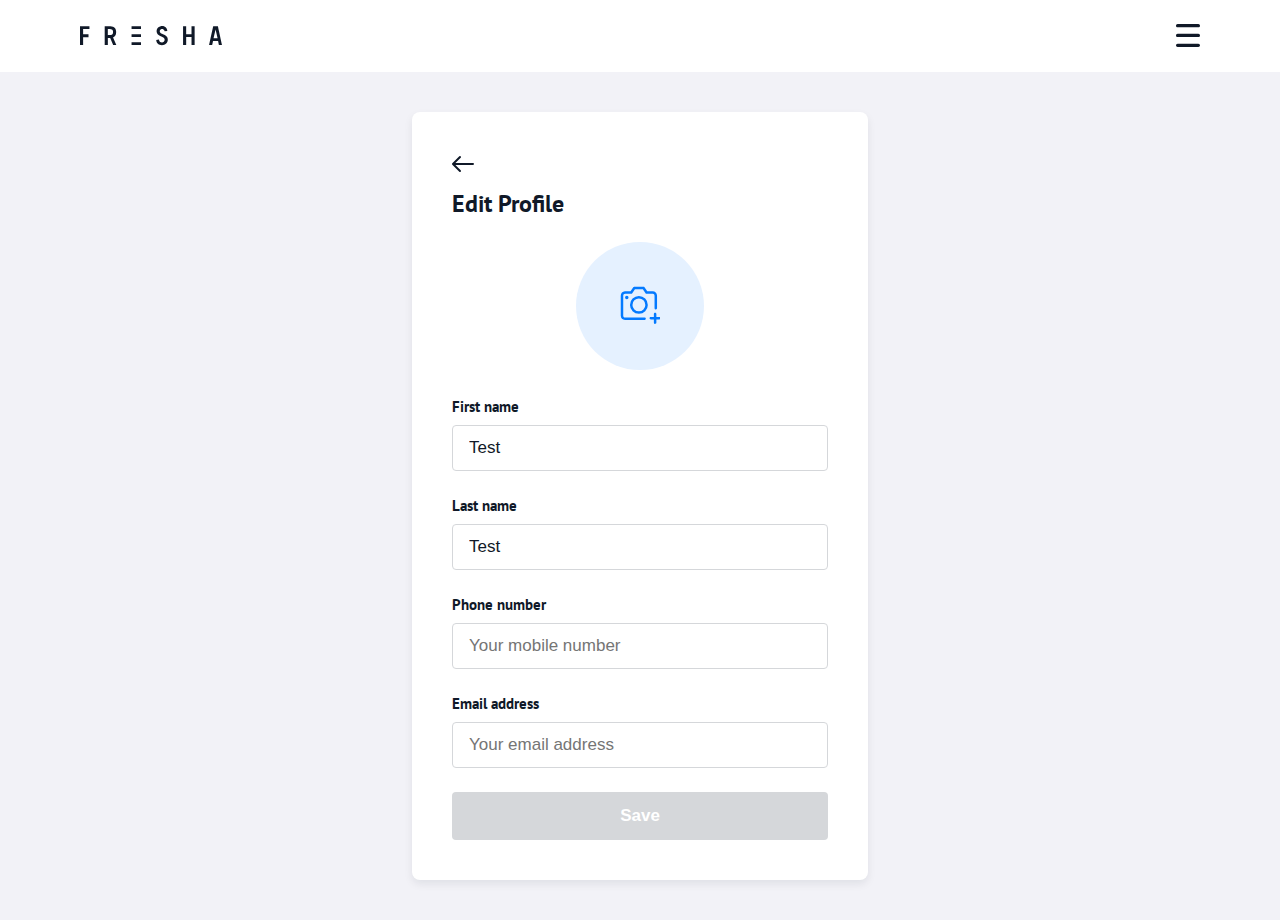
<file: profile_edit.html>
<!DOCTYPE html>
<html lang="en">
<head>
    <meta charset="UTF-8">
    <title>Software for Salons and Spas</title>
    <meta name="viewport" content="width=device-width, initial-scale=1">
    <link rel="stylesheet" href="assets/css/style.css">
</head>
<body class="inner">
<header>
    <div class="nav_wrapper">
        <div class="nav_bar container">
            <div class="logo_wrapper">
                <a href="#" class="logo">
                    <svg viewBox="0 0 143 20"><path fill-rule="evenodd" d="M84.414.604c1.859.822 2.68 2.37 2.936 4.347l-2.716.398c-.076-.269-.138-.53-.223-.783-.625-1.87-2.414-1.932-3.492-1.4-1.265.617-1.545 2.46-.561 3.562.468.526 1.074.84 1.71 1.107l.885.37c.885.372 1.76.764 2.574 1.291 1.772 1.15 2.489 2.794 2.26 4.854-.24 2.214-1.448 3.714-3.552 4.435a7.044 7.044 0 0 1-4.642-.009c-1.811-.617-2.884-1.907-3.24-3.786-.079-.369-.13-.941-.13-.941l2.756-.45s.072.374.111.55c.462 2.073 3.039 2.97 4.708 1.635 1.184-.948 1.176-3.019-.072-3.985a8.83 8.83 0 0 0-1.81-1.017c-1.159-.518-2.32-1.021-3.347-1.797-2.594-1.958-2.244-5.447-.924-7.022A4.779 4.779 0 0 1 80.168.38C81.602 0 83.038 0 84.414.604zM30.25.268a7.391 7.391 0 0 1 2.746.471c1.47.59 2.431 1.642 2.88 3.154a7.829 7.829 0 0 1 .012 4.408c-.393 1.393-1.235 2.411-2.56 3.054l-.253.117 3.244 7.523h-.454c-1.044-.003-2.538-.01-2.685-.011h-.011l-2.992-7.03h-2.332v7.014h-3.148V.275h.134L28.633.27H30.251zM9.45.281V3.06H3.119v5.253c.121.008 5.395 0 5.395 0v2.813H3.119v7.85H0V.28h9.45zm96.715-.004v8.068h5.35V.281h3.119v18.69h-3.105v-7.85h-5.35v7.85h-3.115V.277h3.101zm31.752 0s4.119 18.505 4.157 18.692h-3.166c-.226-1.115-.794-3.975-.794-3.975h-5.07s-.784 3.852-.813 3.974h-3.172c1.38-6.24 2.76-12.447 4.133-18.69h4.725zM60.999 16.205v2.765h-9.446v-2.765H61zm74.57-12.636s-1.788 7.762-1.978 8.727h3.985l-2.007-8.727zm-74.57 4.66v2.766h-9.446V8.228H61zM27.832 3.055h-.012v6.091s2.235.005 3.248-.09c.896-.084 1.499-.605 1.77-1.447l.05-.173a5.36 5.36 0 0 0 .051-2.45c-.235-1.136-.82-1.74-1.966-1.86-.938-.1-2.967-.074-3.141-.071zM60.999.293V3.06h-9.446V.293H61z"></path></svg>
                </a>
            </div>
            <div class="menu_wrapper">
                <div class="menu_toggle">
                    <svg viewBox="0 0 22 21"><path d="M1.5 0h19c.8284271 0 1.5.67157288 1.5 1.5S21.3284271 3 20.5 3h-19C.67157288 3 0 2.32842712 0 1.5S.67157288 0 1.5 0zm0 9h19c.8284271 0 1.5.6715729 1.5 1.5s-.6715729 1.5-1.5 1.5h-19C.67157288 12 0 11.3284271 0 10.5S.67157288 9 1.5 9zm0 9h19c.8284271 0 1.5.6715729 1.5 1.5s-.6715729 1.5-1.5 1.5h-19C.67157288 21 0 20.3284271 0 19.5S.67157288 18 1.5 18z"></path></svg>
                </div>
                <div class="menu_items_wrapper">
                    <ul class="menu_items_list">
                        <li class="menu_item">
                            <a href="#">Partner sign up</a>
                        </li>
                    </ul>
                </div>
            </div>

        </div>
    </div>
</header>
<main class="grey_bg">
    <div class="container">
        <div class="profile_edit_wrapper">
            <div class="profile_edit_form">
                <div class="return_link_wrapper">
                    <a class="return_link" href="profile.html">
                        <svg class="return_icon" viewBox="0 0 24 24"><path fill="#101928" fill-rule="evenodd" d="M8.707 4.293a1 1 0 00-1.414 0l-7 7A1.006 1.006 0 000 12l.004-.086a1.006 1.006 0 00-.003.054L0 12a1.018 1.018 0 00.146.52 1.035 1.035 0 00.147.187l-.08-.09.007.008.073.082 7 7a1 1 0 001.414-1.414L3.415 13H21a1 1 0 00.993-.883L22 12a1 1 0 00-1-1H3.415l5.292-5.293a1 1 0 00.083-1.32z"></path></svg>
                    </a>
                </div>
                <h1 class="form_title">Edit Profile</h1>
                <form class="profile_edit">
                    <div class="profile_photo_wrapper">
                        <input accept="image/jpeg,image/png" type="file" autocomplete="off" tabindex="-1" style="display: none;">
                        <div class="add_photo">
                            <div class="add_photo_icon">
                                <svg class="icon" viewBox="0 0 40 40"><path fill="#101928" d="M35.12 26.67c.65 0 1.18.5 1.24 1.12l.01.13v3.07h3.07c.65 0 1.18.5 1.24 1.12l.01.13c0 .69-.56 1.25-1.25 1.25h-3.07v3.07a1.25 1.25 0 01-2.5.13V33.49H30.8c-.65 0-1.18-.5-1.24-1.12l-.01-.13c0-.69.56-1.25 1.25-1.25h3.07v-3.07c0-.69.56-1.25 1.25-1.25zM23.5.75c.38 0 .73.17.96.45l.08.1 2.7 4.06h5.48c2.32 0 4.2 1.82 4.32 4.11v12.71a1.25 1.25 0 01-2.5.12V9.68c0-.96-.73-1.74-1.67-1.82h-6.29c-.38 0-.73-.17-.96-.45l-.08-.1-2.7-4.06h-7.88l-2.7 4.05c-.21.31-.54.51-.9.55H5.06c-.95 0-1.74.74-1.81 1.68l-.01.15v19.97c0 .95.74 1.74 1.67 1.81l.15.01h19.49a1.25 1.25 0 01.13 2.5H5.07a4.32 4.32 0 01-4.32-4.11V9.68c0-2.32 1.82-4.2 4.11-4.32h5.69l2.7-4.05c.2-.31.54-.51.9-.55l.14-.01h9.21zm-4.6 9.22a8.93 8.93 0 110 17.86 8.93 8.93 0 010-17.86zm0 2.5a6.43 6.43 0 100 12.86 6.43 6.43 0 000-12.86zM6.8 9.68a1.73 1.73 0 110 3.46 1.73 1.73 0 010-3.46z"></path></svg>
                            </div>
                        </div>

                    </div>
                    <div class="profile_field_wrapper">
                        <label class="profile_field">
                            <p class="field_name">First name</p>
                            <input type="text" name="firstName" placeholder="First name" class="profile_input" value="Test">
                        </label>
                    </div>
                    <div class="profile_field_wrapper">
                        <label class="profile_field">
                            <p class="field_name">Last name</p>
                            <input type="text" name="lastName" placeholder="Last name" class="profile_input" value="Test">
                        </label>
                    </div>
                    <div class="profile_field_wrapper">
                        <label class="profile_field">
                            <p class="field_name">Phone number</p>
                            <input type="tel" name="phone_number" placeholder="Your mobile number" class="profile_input" value="">
                        </label>
                    </div>
                    <div class="profile_field_wrapper">
                        <label class="profile_field">
                            <p class="field_name">Email address</p>
                            <input type="email" name="email" placeholder="Your email address" class="profile_input" value="">
                        </label>
                    </div>
                    <div class="profile_submit_wrapper">
                        <input type="submit" value="Save" class="form_submit disabled">
                    </div>
                </form>
            </div>
        </div>
    </div>
</main>
</body>
</html>
</file>
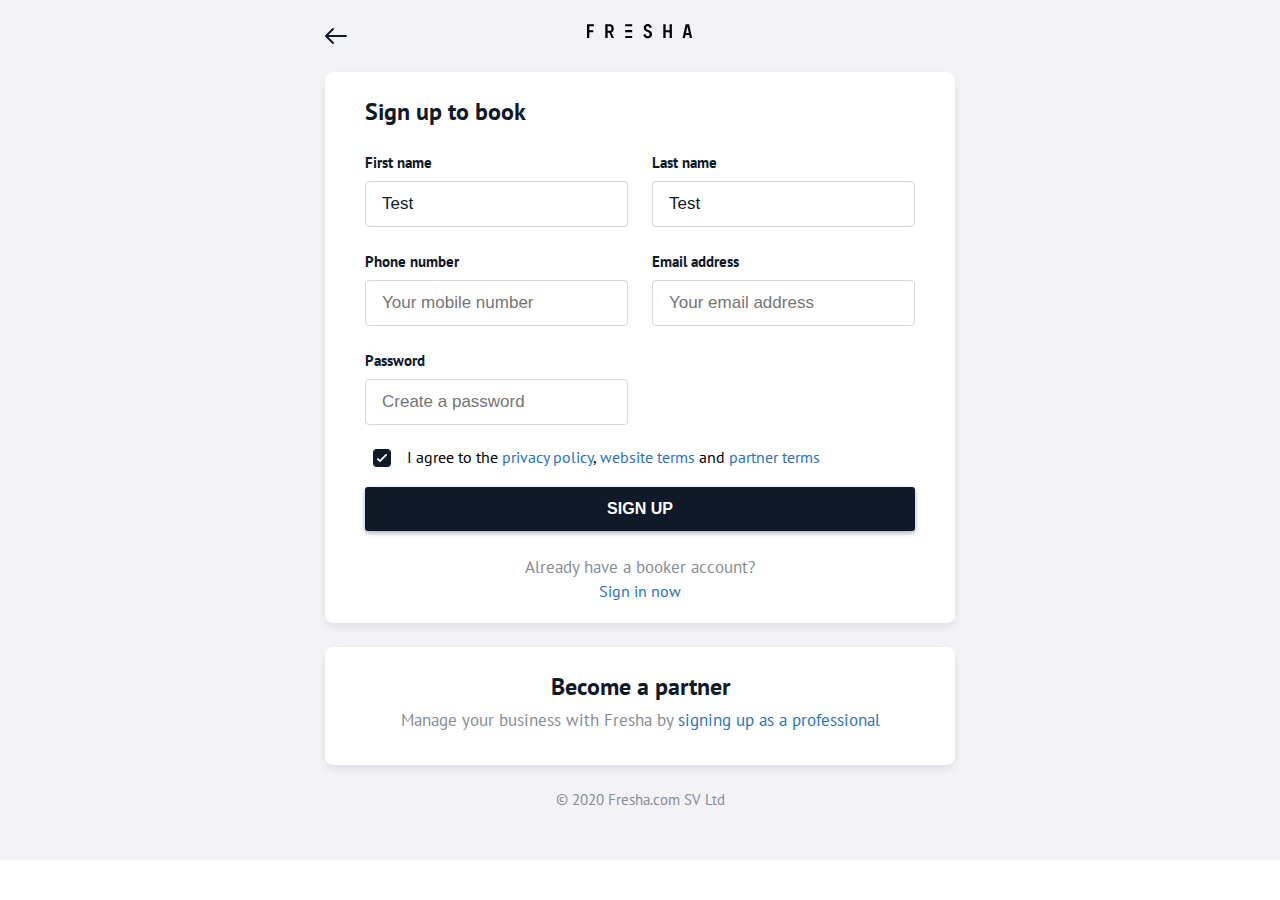
<file: sign_up.html>
<!DOCTYPE html>
<html lang="en">
<head>
    <meta charset="UTF-8">
    <title>Software for Salons and Spas</title>
    <meta name="viewport" content="width=device-width, initial-scale=1">
    <link rel="stylesheet" href="assets/css/style.css">
</head>
<body class="inner">
<main class="grey_bg">
    <div class="container">
        <div class="sign_up_wrapper">
            <div class="return_link_wrapper">
                <a class="return_link" href="index.html">
                    <svg class="return_icon" viewBox="0 0 24 24"><path fill="#101928" fill-rule="evenodd" d="M8.707 4.293a1 1 0 00-1.414 0l-7 7A1.006 1.006 0 000 12l.004-.086a1.006 1.006 0 00-.003.054L0 12a1.018 1.018 0 00.146.52 1.035 1.035 0 00.147.187l-.08-.09.007.008.073.082 7 7a1 1 0 001.414-1.414L3.415 13H21a1 1 0 00.993-.883L22 12a1 1 0 00-1-1H3.415l5.292-5.293a1 1 0 00.083-1.32z"></path></svg>
                </a>
                <a href="index.html" class="logo">
                    <svg viewBox="0 0 143 20"><path fill-rule="evenodd" d="M84.414.604c1.859.822 2.68 2.37 2.936 4.347l-2.716.398c-.076-.269-.138-.53-.223-.783-.625-1.87-2.414-1.932-3.492-1.4-1.265.617-1.545 2.46-.561 3.562.468.526 1.074.84 1.71 1.107l.885.37c.885.372 1.76.764 2.574 1.291 1.772 1.15 2.489 2.794 2.26 4.854-.24 2.214-1.448 3.714-3.552 4.435a7.044 7.044 0 0 1-4.642-.009c-1.811-.617-2.884-1.907-3.24-3.786-.079-.369-.13-.941-.13-.941l2.756-.45s.072.374.111.55c.462 2.073 3.039 2.97 4.708 1.635 1.184-.948 1.176-3.019-.072-3.985a8.83 8.83 0 0 0-1.81-1.017c-1.159-.518-2.32-1.021-3.347-1.797-2.594-1.958-2.244-5.447-.924-7.022A4.779 4.779 0 0 1 80.168.38C81.602 0 83.038 0 84.414.604zM30.25.268a7.391 7.391 0 0 1 2.746.471c1.47.59 2.431 1.642 2.88 3.154a7.829 7.829 0 0 1 .012 4.408c-.393 1.393-1.235 2.411-2.56 3.054l-.253.117 3.244 7.523h-.454c-1.044-.003-2.538-.01-2.685-.011h-.011l-2.992-7.03h-2.332v7.014h-3.148V.275h.134L28.633.27H30.251zM9.45.281V3.06H3.119v5.253c.121.008 5.395 0 5.395 0v2.813H3.119v7.85H0V.28h9.45zm96.715-.004v8.068h5.35V.281h3.119v18.69h-3.105v-7.85h-5.35v7.85h-3.115V.277h3.101zm31.752 0s4.119 18.505 4.157 18.692h-3.166c-.226-1.115-.794-3.975-.794-3.975h-5.07s-.784 3.852-.813 3.974h-3.172c1.38-6.24 2.76-12.447 4.133-18.69h4.725zM60.999 16.205v2.765h-9.446v-2.765H61zm74.57-12.636s-1.788 7.762-1.978 8.727h3.985l-2.007-8.727zm-74.57 4.66v2.766h-9.446V8.228H61zM27.832 3.055h-.012v6.091s2.235.005 3.248-.09c.896-.084 1.499-.605 1.77-1.447l.05-.173a5.36 5.36 0 0 0 .051-2.45c-.235-1.136-.82-1.74-1.966-1.86-.938-.1-2.967-.074-3.141-.071zM60.999.293V3.06h-9.446V.293H61z"></path></svg>
                </a>
            </div>
            <div class="sign_up_form">
                <h1 class="form_title">Sign up to book</h1>
                <form class="sign_up">
                    <div class="sign_up_field_wrapper">
                        <label class="sign_up_field">
                            <p class="field_name">First name</p>
                            <input type="text" name="firstName" placeholder="First name" class="sign_up_input" value="Test">
                        </label>
                    </div>
                    <div class="sign_up_field_wrapper">
                        <label class="sign_up_field">
                            <p class="field_name">Last name</p>
                            <input type="text" name="lastName" placeholder="Last name" class="sign_up_input" value="Test">
                        </label>
                    </div>
                    <div class="sign_up_field_wrapper">
                        <label class="sign_up_field">
                            <p class="field_name">Phone number</p>
                            <input type="tel" name="phone_number" placeholder="Your mobile number" class="sign_up_input" value="">
                        </label>
                    </div>
                    <div class="sign_up_field_wrapper">
                        <label class="sign_up_field">
                            <p class="field_name">Email address</p>
                            <input type="email" name="email" placeholder="Your email address" class="sign_up_input" value="">
                        </label>
                    </div>
                    <div class="sign_up_field_wrapper">
                        <label class="sign_up_field">
                            <p class="field_name">Password</p>
                            <input type="password" name="password" placeholder="Create a password" value="" class="sign_up_input">
                        </label>
                    </div>
                    <label class="termsOfService">
                        <input type="checkbox" name="termsOfService" value="true" checked="">
                    <span class="icon">
                        <svg viewBox="0 0 10 8" xmlns="http://www.w3.org/2000/svg">
                            <path d="M9.732.273c-.358-.364-.937-.364-1.295 0L2.99 5.808 1.543 4.544c-.352-.36-.924-.36-1.277 0-.353.358-.353.94 0 1.298l2.163 1.89c.35.358.922.358 1.275 0 .035-.037.065-.077.093-.117l.015-.013L9.73 1.588c.358-.363.358-.952 0-1.315z"></path>
                        </svg>
                    </span>
                        <div>
                        <span class="text">
                            I agree to the <a href="#" target="_blank">privacy policy</a>, <a href="#" target="_blank">website terms</a> and <a href="#" target="_blank">partner terms</a>
                        </span>
                        </div>
                    </label>
                    <div class="profile_submit_wrapper">
                        <input type="submit" value="Sign up" class="form_submit disabled">
                    </div>

                </form>
                <div class="sign_in_link">
                    <p class="title">Already have a booker account?</p>
                    <a href="#">Sign in now</a>
                </div>
            </div>
            <div class="info_block">
                <p class="title">Become a partner</p>
                <div class="description">
                   <p> Manage your business with Fresha by <a href="#">signing up as a professional</a></p>
                </div>
            </div>
            <div class="copyright">
                © 2020 Fresha.com SV Ltd
            </div>
        </div>
    </div>
</main>
</body>
</html>
</file>
<file: assets/css/style.css>
html, body, div, span, applet, object, iframe,
h1, h2, h3, h4, h5, h6, p, blockquote, pre,
a, abbr, acronym, address, big, cite, code,
del, dfn, em, img, ins, kbd, q, s, samp,
small, strike, strong, sub, sup, tt, var,
b, u, i, center,
dl, dt, dd, ol, ul, li,
fieldset, form, label, legend,
table, caption, tbody, tfoot, thead, tr, th, td,
article, aside, canvas, details, embed,
figure, figcaption, footer, header, hgroup,
menu, nav, output, ruby, section, summary,
time, mark, audio, video {
  margin: 0;
  padding: 0;
  border: 0;
  font-size: 100%;
  font-family: "PTSans";
  vertical-align: baseline; }

/* HTML5 display-role reset for older browsers */
article, aside, details, figcaption, figure,
footer, header, hgroup, menu, nav, section {
  display: block; }

body {
  line-height: 1; }

ol, ul {
  list-style: none; }

blockquote, q {
  quotes: none; }

blockquote:before, blockquote:after,
q:before, q:after {
  content: '';
  content: none; }

table {
  border-collapse: collapse;
  border-spacing: 0; }

@font-face {
  font-family: "PTSans";
  src: url("../fonts/PTSans-Regular.ttf");
  font-weight: 400;
  font-style: normal; }
@font-face {
  font-family: "PTSans";
  src: url("../fonts/PTSans-Bold.ttf");
  font-weight: 700;
  font-style: normal; }
@font-face {
  font-family: "PTSans";
  src: url("../fonts/PTSans-Bold.ttf");
  font-weight: 800;
  font-style: normal; }
.container {
  max-width: 1440px;
  margin: 0 auto; }

a {
  color: #2b72bd;
  text-decoration: none; }
  a:hover {
    text-decoration: underline; }

header {
  background-color: #101928; }
  header .nav_wrapper {
    width: 100%;
    flex-shrink: 0;
    transform: translate3d(0px, 0px, 0px);
    background-color: transparent;
    z-index: 50;
    margin-bottom: 0;
    position: relative;
    top: 0;
    transition: background-color 200ms ease 0s; }
    header .nav_wrapper .nav_bar {
      position: relative;
      display: -webkit-box;
      display: -moz-box;
      display: -ms-flexbox;
      display: -webkit-flex;
      display: flex;
      -webkit-box-sizing: border-box;
      -moz-box-sizing: border-box;
      box-sizing: border-box;
      width: 100%;
      min-height: 72px;
      -webkit-justify-content: space-between;
      -moz-justify-content: space-between;
      -ms-justify-content: space-between;
      -o-justify-content: space-between;
      -khtml-justify-content: space-between;
      justify-content: space-between;
      -webkit-align-items: center;
      -moz-align-items: center;
      -ms-align-items: center;
      -o-align-items: center;
      -khtml-align-items: center;
      align-items: center;
      -webkit-flex-wrap: wrap;
      -moz-flex-wrap: wrap;
      -ms-flex-wrap: wrap;
      -o-flex-wrap: wrap;
      -khtml-flex-wrap: wrap;
      flex-wrap: wrap;
      margin: 0 auto;
      padding: 0 80px; }
      header .nav_wrapper .nav_bar .logo_wrapper {
        width: 143px;
        height: 20px;
        display: block; }
        header .nav_wrapper .nav_bar .logo_wrapper svg path {
          fill: white;
          transition: fill 200ms ease 0s; }
        header .nav_wrapper .nav_bar .logo_wrapper:hover svg path {
          fill: #878c93; }
      header .nav_wrapper .nav_bar .menu_wrapper .menu_toggle {
        width: 24px;
        height: 24px; }
        header .nav_wrapper .nav_bar .menu_wrapper .menu_toggle svg path {
          fill: white;
          transition: fill 200ms ease 0s; }
        header .nav_wrapper .nav_bar .menu_wrapper .menu_toggle:hover svg path {
          fill: #878c93;
          cursor: pointer; }
      header .nav_wrapper .nav_bar .menu_wrapper .menu_items_wrapper {
        visibility: hidden;
        opacity: 0;
        z-index: 600;
        top: 40px;
        /* max-height: calc((100vh - 72px) - 16px); */
        display: block;
        box-shadow: rgba(16, 25, 40, 0.1) 0px 4px 6px 0px;
        transform: translateY(20px);
        pointer-events: all;
        background: white;
        border-radius: 4px;
        border-width: 1px;
        border-style: solid;
        border-color: rgba(16, 25, 40, 0.1);
        border-image: initial;
        transition: all 200ms ease 0s;
        position: absolute;
        right: 10px;
        overflow: hidden; }
        header .nav_wrapper .nav_bar .menu_wrapper .menu_items_wrapper.opened {
          visibility: visible;
          opacity: 1; }
        header .nav_wrapper .nav_bar .menu_wrapper .menu_items_wrapper .menu_items_list .menu_item {
          font-size: 15px;
          font-weight: 400;
          line-height: 21px;
          text-align: left;
          color: #101928;
          display: flex;
          height: 40px;
          white-space: nowrap;
          -webkit-box-align: center;
          align-items: center;
          width: 100%;
          background: none;
          border-width: initial;
          border-style: none;
          border-color: initial;
          border-image: initial;
          text-decoration: none;
          padding: 0px 16px;
          margin: 0px;
          outline: none; }
          header .nav_wrapper .nav_bar .menu_wrapper .menu_items_wrapper .menu_items_list .menu_item a {
            color: #101928;
            text-decoration: none;
            transition: all 200ms ease 0s; }
            header .nav_wrapper .nav_bar .menu_wrapper .menu_items_wrapper .menu_items_list .menu_item a:hover {
              color: #878c93; }

.inner header {
  background-color: #ffffff; }
  .inner header .nav_bar .logo_wrapper svg path {
    fill: #101928;
    transition: fill 200ms ease 0s; }
  .inner header .nav_bar .logo_wrapper:hover svg path {
    fill: #878c93; }
  .inner header .nav_bar .menu_wrapper .menu_toggle svg path {
    fill: #101928;
    transition: fill 200ms ease 0s; }
  .inner header .nav_bar .menu_wrapper .menu_toggle:hover svg path {
    fill: #878c93; }

.button {
  border-radius: 4px;
  background: #101928;
  transition: background 300ms ease 0s, border 300ms ease 0s, color 300ms ease 0s;
  padding: 11px 15px;
  min-height: 48px;
  font-size: 17px;
  font-weight: 700;
  line-height: 24px;
  color: #fff;
  -webkit-box-sizing: border-box;
  -moz-box-sizing: border-box;
  box-sizing: border-box;
  text-decoration: none; }
  .button:hover {
    background: #404753;
    text-decoration: none; }

main {
  overflow-x: hidden; }
  main .top_block_pricing {
    padding: 0 40px; }
    main .top_block_pricing .category {
      letter-spacing: 0px;
      min-width: 0px;
      font-size: 20px;
      font-weight: 700;
      line-height: 28px;
      text-align: center;
      color: #00a36d;
      text-transform: uppercase;
      margin: 0 auto; }
    main .top_block_pricing h1 {
      letter-spacing: 0px;
      min-width: 0px;
      font-size: 56px;
      font-weight: 800;
      line-height: 70px;
      max-width: 1200px;
      box-sizing: border-box;
      text-align: center;
      color: #101928;
      width: 100%;
      display: block;
      margin: 0px auto 12px; }
    main .top_block_pricing h2 {
      letter-spacing: 0px;
      min-width: 0px;
      font-size: 24px;
      font-weight: 400;
      line-height: 32px;
      text-align: center;
      color: #101928;
      margin: 0px 0px 16px;
      max-width: 800px;
      margin-left: auto;
      margin-right: auto; }
    main .top_block_pricing .button_wrapper {
      max-width: 200px;
      text-align: center;
      margin: 0 auto; }
      main .top_block_pricing .button_wrapper .sign_up_button {
        display: inline-block;
        margin-bottom: 32px;
        color: #ffffff;
        font-size: 17px;
        font-weight: 700;
        line-height: 24px;
        align-items: center;
        border-radius: 4px;
        background: #037aff;
        transition: background 300ms ease 0s, border 300ms ease 0s, color 300ms ease 0s;
        transition-property: background, border, color;
        transition-duration: 300ms, 300ms, 300ms;
        transition-timing-function: ease, ease, ease;
        transition-delay: 0s, 0s, 0s;
        border-color: transparent;
        padding: 11px 15px;
        min-height: 48px;
        text-decoration: none;
        -webkit-box-sizing: border-box;
        -moz-box-sizing: border-box;
        box-sizing: border-box; }
        main .top_block_pricing .button_wrapper .sign_up_button:hover {
          background: #4ea1ff; }
  main .pricing_wrapper {
    max-width: 1220px;
    margin: 0 auto;
    display: -webkit-box;
    display: -moz-box;
    display: -ms-flexbox;
    display: -webkit-flex;
    display: flex;
    -webkit-align-items: center;
    -moz-align-items: center;
    -ms-align-items: center;
    -o-align-items: center;
    -khtml-align-items: center;
    align-items: center;
    padding: 20px 40px 0;
    -webkit-box-sizing: border-box;
    -moz-box-sizing: border-box;
    box-sizing: border-box; }
    main .pricing_wrapper .pricing_app_screen {
      order: 2; }
      main .pricing_wrapper .pricing_app_screen img {
        width: auto;
        height: 738px;
        align-self: flex-end; }
        main .pricing_wrapper .pricing_app_screen img.hidden {
          display: none; }
    main .pricing_wrapper .pricing_description {
      margin-right: 100px;
      margin-bottom: 16px;
      flex: 0 0 530px;
      order: 1; }
      main .pricing_wrapper .pricing_description .title {
        font-size: 48px;
        font-weight: 800;
        line-height: 58px;
        margin-bottom: 24px; }
      main .pricing_wrapper .pricing_description .app_features_list .feature {
        display: -webkit-box;
        display: -moz-box;
        display: -ms-flexbox;
        display: -webkit-flex;
        display: flex;
        margin-bottom: 24px; }
        main .pricing_wrapper .pricing_description .app_features_list .feature .check_icon {
          width: 24px;
          height: 24px;
          flex-shrink: 0;
          margin-right: 8px; }
        main .pricing_wrapper .pricing_description .app_features_list .feature p {
          letter-spacing: 0px;
          min-width: 0px;
          font-size: 17px;
          font-weight: 400;
          line-height: 24px;
          color: #101928;
          margin: 0px; }
          main .pricing_wrapper .pricing_description .app_features_list .feature p .bold {
            font-weight: 800; }
  main .top_block {
    background-color: #101928;
    padding: 45px 36px 36px;
    text-align: center; }
    main .top_block h1 {
      font-size: 56px;
      font-weight: 800;
      line-height: 70px;
      display: block;
      margin-bottom: 8px;
      color: #ffffff; }
    main .top_block h2 {
      font-size: 24px;
      font-weight: 400;
      line-height: 32px;
      margin-bottom: 32px;
      color: #ffffff; }
    main .top_block .button_wrapper {
      max-width: 200px;
      margin: 0 auto; }
      main .top_block .button_wrapper .sign_up_button {
        display: inline-block;
        margin-bottom: 32px;
        color: #ffffff;
        font-size: 17px;
        font-weight: 700;
        line-height: 24px;
        align-items: center;
        border-radius: 4px;
        background: #037aff;
        transition: background 300ms ease 0s, border 300ms ease 0s, color 300ms ease 0s;
        transition-property: background, border, color;
        transition-duration: 300ms, 300ms, 300ms;
        transition-timing-function: ease, ease, ease;
        transition-delay: 0s, 0s, 0s;
        border-color: transparent;
        padding: 11px 15px;
        min-height: 48px;
        text-decoration: none;
        -webkit-box-sizing: border-box;
        -moz-box-sizing: border-box;
        box-sizing: border-box; }
        main .top_block .button_wrapper .sign_up_button:hover {
          background: #4ea1ff; }
    main .top_block .rating_wrapper {
      display: -webkit-box;
      display: -moz-box;
      display: -ms-flexbox;
      display: -webkit-flex;
      display: flex;
      -webkit-align-items: center;
      -moz-align-items: center;
      -ms-align-items: center;
      -o-align-items: center;
      -khtml-align-items: center;
      align-items: center;
      -webkit-justify-content: center;
      -moz-justify-content: center;
      -ms-justify-content: center;
      -o-justify-content: center;
      -khtml-justify-content: center;
      justify-content: center;
      margin-top: 16px; }
      main .top_block .rating_wrapper h3 {
        font-size: 22px;
        font-weight: 700;
        line-height: 24px;
        color: #ffffff;
        margin-right: 8px; }
      main .top_block .rating_wrapper .stars_wrapper {
        display: -webkit-box;
        display: -moz-box;
        display: -ms-flexbox;
        display: -webkit-flex;
        display: flex; }
        main .top_block .rating_wrapper .stars_wrapper .star {
          width: 33px;
          height: 33px;
          background-color: #00b67a;
          border-radius: 8px;
          padding: 7px;
          box-sizing: border-box;
          margin-right: 3px; }
    main .top_block .icon {
      width: 110px;
      height: 24px;
      opacity: 0.4;
      display: block;
      margin: 16px auto 0; }
  main .app_screen {
    position: relative;
    overflow: hidden;
    top: -1px; }
    main .app_screen img {
      width: 97vw;
      height: 58vw;
      max-width: 1435px;
      max-height: 855px;
      margin: 0 auto;
      display: block; }
    main .app_screen .round_bg {
      background-color: #101928;
      overflow: hidden;
      position: absolute;
      z-index: -1;
      clip-path: ellipse(50% 50% at 50% 39%);
      width: 2400px;
      height: 2400px;
      top: -40%;
      left: 50%;
      border-radius: 100%;
      -webkit-transform: translate(-50%, -50%);
      -moz-transform: translate(-50%, -50%);
      -ms-transform: translate(-50%, -50%);
      -o-transform: translate(-50%, -50%);
      transform: translate(-50%, -50%); }
    main .app_screen.mobile {
      display: none; }
  main .best_app_section_wrapper {
    background-image: linear-gradient(0deg, #f2f2f7, white); }
    main .best_app_section_wrapper .best_app_section {
      width: 100%;
      max-width: 1440px;
      padding: 80px;
      margin: auto;
      border-radius: 16px;
      display: -webkit-box;
      display: -moz-box;
      display: -ms-flexbox;
      display: -webkit-flex;
      display: flex;
      -webkit-justify-content: space-between;
      -moz-justify-content: space-between;
      -ms-justify-content: space-between;
      -o-justify-content: space-between;
      -khtml-justify-content: space-between;
      justify-content: space-between;
      -webkit-box-sizing: border-box;
      -moz-box-sizing: border-box;
      box-sizing: border-box; }
      main .best_app_section_wrapper .best_app_section .app_description {
        flex: 0 0 45%; }
        main .best_app_section_wrapper .best_app_section .app_description h2 {
          font-size: 48px;
          font-weight: 800;
          line-height: 58px;
          color: #101928; }
        main .best_app_section_wrapper .best_app_section .app_description h3 {
          letter-spacing: 0px;
          min-width: 0px;
          font-size: 17px;
          font-weight: 400;
          line-height: 24px;
          color: #101928;
          margin: 0px 0px 30px; }
      main .best_app_section_wrapper .best_app_section .highlight_grid {
        flex: 0 0 45%;
        display: -webkit-box;
        display: -moz-box;
        display: -ms-flexbox;
        display: -webkit-flex;
        display: flex;
        -webkit-flex-wrap: wrap;
        -moz-flex-wrap: wrap;
        -ms-flex-wrap: wrap;
        -o-flex-wrap: wrap;
        -khtml-flex-wrap: wrap;
        flex-wrap: wrap; }
        main .best_app_section_wrapper .best_app_section .highlight_grid .highlight {
          width: 50%; }
          main .best_app_section_wrapper .best_app_section .highlight_grid .highlight .value {
            font-size: 38px;
            font-weight: 800;
            line-height: 48px;
            color: #101928;
            margin: 0 0 6px; }
          main .best_app_section_wrapper .best_app_section .highlight_grid .highlight .description {
            letter-spacing: 0;
            min-width: 0;
            font-size: 17px;
            font-weight: 400;
            line-height: 24px;
            color: #101928;
            margin: 0; }
  main .solution_section {
    padding: 120px 80px 0;
    -webkit-box-sizing: border-box;
    -moz-box-sizing: border-box;
    box-sizing: border-box; }
    main .solution_section .title {
      font-size: 48px;
      font-weight: 800;
      line-height: 58px;
      color: #101928;
      margin: 0 auto 16px;
      text-align: center;
      max-width: 800px; }
    main .solution_section .subtitle {
      color: #101928;
      margin: 0 0 40px;
      text-align: center;
      font-size: 24px;
      font-weight: 400;
      line-height: 32px; }
    main .solution_section .solutions_wrapper {
      display: -webkit-box;
      display: -moz-box;
      display: -ms-flexbox;
      display: -webkit-flex;
      display: flex;
      -webkit-flex-wrap: wrap;
      -moz-flex-wrap: wrap;
      -ms-flex-wrap: wrap;
      -o-flex-wrap: wrap;
      -khtml-flex-wrap: wrap;
      flex-wrap: wrap;
      -webkit-justify-content: space-between;
      -moz-justify-content: space-between;
      -ms-justify-content: space-between;
      -o-justify-content: space-between;
      -khtml-justify-content: space-between;
      justify-content: space-between; }
      main .solution_section .solutions_wrapper .solution {
        max-width: none;
        flex: 0 0 calc(33% - 12px);
        padding: 32px;
        margin: 0 0 24px;
        width: 100%;
        background: #f2f2f7;
        border-radius: 8px;
        -webkit-box-sizing: border-box;
        -moz-box-sizing: border-box;
        box-sizing: border-box; }
        main .solution_section .solutions_wrapper .solution .solution_icon {
          width: 54px;
          height: 54px;
          margin-bottom: 12px; }
        main .solution_section .solutions_wrapper .solution .solution_title {
          letter-spacing: 0;
          min-width: 0;
          font-size: 24px;
          font-weight: 800;
          line-height: 32px;
          color: #101928;
          margin: 0 0 12px; }
        main .solution_section .solutions_wrapper .solution .solution_description {
          letter-spacing: 0;
          min-width: 0;
          font-size: 17px;
          font-weight: 400;
          line-height: 24px;
          color: #101928;
          margin: 0; }
  main .online_booking {
    padding: 80px;
    margin: auto;
    border-radius: 16px;
    display: -webkit-box;
    display: -moz-box;
    display: -ms-flexbox;
    display: -webkit-flex;
    display: flex;
    -webkit-justify-content: space-between;
    -moz-justify-content: space-between;
    -ms-justify-content: space-between;
    -o-justify-content: space-between;
    -khtml-justify-content: space-between;
    justify-content: space-between;
    -webkit-align-items: center;
    -moz-align-items: center;
    -ms-align-items: center;
    -o-align-items: center;
    -khtml-align-items: center;
    align-items: center; }
    main .online_booking > div {
      width: 45%; }
      main .online_booking > div img {
        max-width: 100%; }
    main .online_booking .booking_info_wrapper .title {
      letter-spacing: 0;
      min-width: 0;
      font-size: 20px;
      font-weight: 800;
      line-height: 28px;
      color: #ff5e16;
      text-transform: uppercase;
      margin: 0 0 7px; }
    main .online_booking .booking_info_wrapper .subtitle {
      letter-spacing: 0;
      min-width: 0;
      font-size: 38px;
      font-weight: 800;
      line-height: 48px;
      color: #101928;
      margin: 0 0 24px; }
    main .online_booking .booking_info_wrapper .description_text {
      font-size: 17px;
      font-weight: normal;
      color: #101928;
      line-height: 24px;
      margin-top: 16px; }
    main .online_booking .booking_info_wrapper .description_list {
      margin-top: 16px; }
      main .online_booking .booking_info_wrapper .description_list .description_list_item {
        display: -webkit-box;
        display: -moz-box;
        display: -ms-flexbox;
        display: -webkit-flex;
        display: flex;
        -webkit-align-items: center;
        -moz-align-items: center;
        -ms-align-items: center;
        -o-align-items: center;
        -khtml-align-items: center;
        align-items: center; }
        main .online_booking .booking_info_wrapper .description_list .description_list_item .check_icon {
          width: 24px;
          height: 24px;
          flex-shrink: 0;
          margin-right: 8px; }
        main .online_booking .booking_info_wrapper .description_list .description_list_item p {
          font-size: 17px;
          font-weight: normal;
          color: #101928;
          line-height: 24px; }
        main .online_booking .booking_info_wrapper .description_list .description_list_item:not(:last-of-type) {
          margin-bottom: 8px; }
  main .payment {
    position: relative;
    overflow: hidden; }
    main .payment .round_bg {
      background: linear-gradient(#f2f2f7, #f2f2f7 10%, white 30%);
      position: absolute;
      display: block;
      top: 115px;
      left: auto;
      right: -30%;
      width: 1800px;
      height: 1800px;
      border-radius: 50%;
      z-index: -1; }
    main .payment .online_booking .booking_image_wrapper {
      order: 2; }
    main .payment .online_booking .booking_info_wrapper {
      order: 1; }
      main .payment .online_booking .booking_info_wrapper .title {
        color: #00a36d;
        text-transform: uppercase; }
  main .quote_wrapper {
    background-color: transparent;
    padding-top: 0px;
    display: flex;
    -webkit-box-align: center;
    align-items: center;
    -webkit-box-pack: end;
    justify-content: flex-end;
    background-image: url(../images/quote_bg.png);
    background-size: 100%;
    height: 45vw;
    flex: 0 0 auto;
    background-repeat: no-repeat;
    max-height: 564px; }
    main .quote_wrapper .quote_text {
      flex: 0 0 50%;
      margin-right: 30px;
      padding: 44px 56px 0 0;
      color: #ffffff; }
      main .quote_wrapper .quote_text .bold {
        font-weight: 800; }
      main .quote_wrapper .quote_text .text {
        font-size: 32px;
        font-weight: 400;
        line-height: 40px;
        margin-bottom: 14px; }
      main .quote_wrapper .quote_text .author {
        font-size: 24px;
        font-weight: 400;
        line-height: 32px; }
  main .read_more_section {
    text-align: center;
    height: 240px;
    margin-top: 80px; }
    main .read_more_section .title {
      font-size: 38px;
      font-weight: 800;
      line-height: 48px;
      margin-bottom: 24px; }
    main .read_more_section .action_button {
      letter-spacing: 0px;
      min-width: 0px;
      font-size: 17px;
      font-weight: 700;
      line-height: 24px;
      display: inline-block;
      position: relative;
      color: inherit;
      box-shadow: rgba(16, 25, 40, 0.1) 0px 4px 6px 0px;
      margin: 0px;
      padding: 11px 15px;
      border-width: 1px;
      border-style: solid;
      border-color: #e7e8e9;
      border-image: initial;
      border-radius: 4px;
      background: white;
      transition: background 300ms ease 0s, border 300ms ease 0s, color 300ms ease 0s;
      text-decoration: none; }
      main .read_more_section .action_button:hover {
        border-color: #101928; }
      main .read_more_section .action_button .action_button_text {
        color: #101928; }
    main .read_more_section .round_bg_wrapper {
      width: 100%;
      position: relative;
      background-color: #f2f2f7;
      height: 150px;
      overflow: hidden; }
      main .read_more_section .round_bg_wrapper .round_bg {
        height: 300%;
        width: 100%;
        transform: scale(1.11);
        left: auto;
        bottom: 18%;
        border-radius: 0px 0px 50% 50%;
        position: absolute;
        background-color: white; }
  main .business_wrapper {
    padding: 80px 40px;
    background: linear-gradient(0deg, white 0%, #f2f2f7 150px, #f2f2f7 100%); }
    main .business_wrapper .title {
      margin-top: 42px;
      margin-bottom: 32px;
      text-align: center;
      font-size: 48px;
      font-weight: 800;
      line-height: 58px;
      color: #101928; }
    main .business_wrapper .business_icons_wrapper {
      display: -webkit-box;
      display: -moz-box;
      display: -ms-flexbox;
      display: -webkit-flex;
      display: flex;
      -webkit-justify-content: center;
      -moz-justify-content: center;
      -ms-justify-content: center;
      -o-justify-content: center;
      -khtml-justify-content: center;
      justify-content: center;
      -webkit-flex-wrap: wrap;
      -moz-flex-wrap: wrap;
      -ms-flex-wrap: wrap;
      -o-flex-wrap: wrap;
      -khtml-flex-wrap: wrap;
      flex-wrap: wrap;
      max-width: 1100px;
      margin-left: auto;
      margin-right: auto; }
      main .business_wrapper .business_icons_wrapper .business_icon {
        width: 120px;
        height: 128px;
        margin: 8px;
        padding: 20px 0 9px;
        -webkit-box-sizing: border-box;
        -moz-box-sizing: border-box;
        box-sizing: border-box;
        display: -webkit-box;
        display: -moz-box;
        display: -ms-flexbox;
        display: -webkit-flex;
        display: flex;
        -webkit-justify-content: space-between;
        -moz-justify-content: space-between;
        -ms-justify-content: space-between;
        -o-justify-content: space-between;
        -khtml-justify-content: space-between;
        justify-content: space-between;
        -webkit-flex-direction: column;
        -moz-flex-direction: column;
        -ms-flex-direction: column;
        -o-flex-direction: column;
        -khtml-flex-direction: column;
        flex-direction: column;
        cursor: pointer;
        border-radius: 8px;
        background: white;
        overflow: hidden;
        text-decoration: none;
        transition: box-shadow 300ms ease 0s, transform 300ms ease 0s; }
        main .business_wrapper .business_icons_wrapper .business_icon .icon_img {
          width: 54px;
          height: 54px;
          stroke: #101928;
          margin: 0 auto; }
        main .business_wrapper .business_icons_wrapper .business_icon .icon_title {
          text-align: center;
          font-size: 15px;
          font-weight: 700;
          line-height: 21px;
          color: #101928; }
  main .download_app_section {
    padding-top: 32px;
    padding-left: 40px;
    padding-right: 40px;
    max-width: 1360px;
    -webkit-box-sizing: border-box;
    -moz-box-sizing: border-box;
    box-sizing: border-box;
    margin: 0 auto; }
    main .download_app_section .title {
      text-align: center;
      font-size: 48px;
      font-weight: 800;
      line-height: 58px;
      margin-bottom: 40px; }
    main .download_app_section .download_wrapper {
      display: -webkit-box;
      display: -moz-box;
      display: -ms-flexbox;
      display: -webkit-flex;
      display: flex;
      -webkit-box-sizing: border-box;
      -moz-box-sizing: border-box;
      box-sizing: border-box;
      -webkit-justify-content: space-between;
      -moz-justify-content: space-between;
      -ms-justify-content: space-between;
      -o-justify-content: space-between;
      -khtml-justify-content: space-between;
      justify-content: space-between; }
      main .download_app_section .download_wrapper .app_card {
        max-width: none;
        display: flex;
        -webkit-box-align: center;
        align-items: center;
        margin-left: 0px;
        margin-right: 0px;
        flex: 0 0 calc(50% - 12px);
        padding: 40px 0px 40px 44px;
        border-radius: 16px;
        -webkit-box-sizing: border-box;
        -moz-box-sizing: border-box;
        box-sizing: border-box;
        margin-bottom: 16px;
        min-height: 390px;
        position: relative; }
        main .download_app_section .download_wrapper .app_card .mobile_app_screen {
          left: 0px;
          right: 0px;
          bottom: -2px;
          width: 41%;
          max-width: 299px;
          position: absolute; }
          main .download_app_section .download_wrapper .app_card .mobile_app_screen img {
            max-width: 100%; }
        main .download_app_section .download_wrapper .app_card .download_info .text_wrapper .logo_icon {
          width: 135px;
          height: 24px; }
        main .download_app_section .download_wrapper .app_card .download_info .text_wrapper .text {
          font-size: 32px;
          font-weight: 800;
          line-height: 40px;
          margin: 16px 0px 24px; }
        main .download_app_section .download_wrapper .app_card .links_wrapper {
          max-width: 280px;
          display: -webkit-box;
          display: -moz-box;
          display: -ms-flexbox;
          display: -webkit-flex;
          display: flex;
          -webkit-box-sizing: border-box;
          -moz-box-sizing: border-box;
          box-sizing: border-box;
          -webkit-justify-content: space-between;
          -moz-justify-content: space-between;
          -ms-justify-content: space-between;
          -o-justify-content: space-between;
          -khtml-justify-content: space-between;
          justify-content: space-between; }
          main .download_app_section .download_wrapper .app_card .links_wrapper .app_link {
            display: block;
            width: 130px;
            height: 40px;
            background-size: cover;
            background-position: center center;
            transition: opacity 300ms ease 0s; }
            main .download_app_section .download_wrapper .app_card .links_wrapper .app_link:hover {
              opacity: 0.7; }
        main .download_app_section .download_wrapper .app_card.business {
          background-color: #101928;
          overflow: hidden; }
          main .download_app_section .download_wrapper .app_card.business .mobile_app_screen {
            left: auto; }
          main .download_app_section .download_wrapper .app_card.business .download_info .text_wrapper {
            color: #ffffff; }
            main .download_app_section .download_wrapper .app_card.business .download_info .text_wrapper .logo_icon path {
              fill: white; }
          main .download_app_section .download_wrapper .app_card.business .links_wrapper .app_link.ios {
            background-image: url("../images/ios.svg");
            margin-right: 16px; }
          main .download_app_section .download_wrapper .app_card.business .links_wrapper .app_link.android {
            background-image: url("../images/android.svg"); }
        main .download_app_section .download_wrapper .app_card.booking {
          padding: 40px 44px 40px 0;
          background-color: #fbd74c;
          -webkit-justify-content: flex-end;
          -moz-justify-content: flex-end;
          -ms-justify-content: flex-end;
          -o-justify-content: flex-end;
          -khtml-justify-content: flex-end;
          justify-content: flex-end;
          position: relative;
          min-width: 276px;
          flex-wrap: wrap; }
          main .download_app_section .download_wrapper .app_card.booking .mobile_app_screen {
            right: auto; }
          main .download_app_section .download_wrapper .app_card.booking .download_info .text_wrapper {
            color: #101928; }
          main .download_app_section .download_wrapper .app_card.booking .links_wrapper .app_link.ios {
            background-image: url("../images/ios_dark.svg");
            margin-right: 16px; }
          main .download_app_section .download_wrapper .app_card.booking .links_wrapper .app_link.android {
            background-image: url("../images/android_dark.svg"); }
  main.grey_bg {
    background-color: #f2f2f7;
    min-height: calc(100vh - 72px);
    overflow: hidden; }
  main .termsOfService {
    margin-left: 8px;
    margin-right: 8px;
    margin-bottom: 20px;
    display: -webkit-box;
    display: -moz-box;
    display: -ms-flexbox;
    display: -webkit-flex;
    display: flex; }
    main .termsOfService:hover {
      cursor: pointer; }
    main .termsOfService a {
      color: #2b72bd;
      text-decoration: none; }
      main .termsOfService a:hover {
        text-decoration: underline; }
    main .termsOfService input[type="checkbox"] {
      visibility: hidden;
      position: absolute;
      width: 0;
      height: 0;
      padding: 0;
      margin: 0;
      border: 0; }
      main .termsOfService input[type="checkbox"]:checked + .icon {
        border-color: #101928;
        box-shadow: 0 0 0 20px #101928 inset; }
    main .termsOfService .icon {
      display: block;
      position: relative;
      width: 16px;
      height: 16px;
      pointer-events: none;
      min-height: 16px;
      min-width: 16px;
      margin-right: 16px;
      background-color: white;
      border: 1px solid #dee3e7;
      border-radius: 3px;
      -webkit-transition: color 0.2s, background-color 0.2s, border 0.2s, box-shadow 0.2s;
      transition: color 0.2s, background-color 0.2s, border 0.2s, box-shadow 0.2s; }
      main .termsOfService .icon svg {
        width: 10px;
        height: 10px;
        position: absolute;
        left: 50%;
        top: 50%;
        transform: translate(-50%, -50%); }
        main .termsOfService .icon svg path {
          fill: #ffffff; }
  main .sign_up_form_container {
    padding: 80px;
    -webkit-box-sizing: border-box;
    -moz-box-sizing: border-box;
    box-sizing: border-box; }
    main .sign_up_form_container .sign_up_form_wrapper {
      padding: 24px 32px;
      margin: 0 auto;
      border-radius: 8px;
      border: 1px solid #f7f7f8;
      background-color: #ffffff;
      box-shadow: 0 2px 5px 0 rgba(164, 173, 186, 0.25);
      text-align: center;
      max-width: 630px; }
      main .sign_up_form_container .sign_up_form_wrapper .title {
        font-size: 20px;
        font-weight: 800;
        line-height: 24px;
        margin-bottom: 40px; }
      main .sign_up_form_container .sign_up_form_wrapper .subtitle {
        font-weight: 700;
        font-size: 28px;
        color: #101928;
        line-height: 35px;
        text-align: left;
        margin-bottom: 10px; }
      main .sign_up_form_container .sign_up_form_wrapper .sign_up_form {
        text-align: left; }
        main .sign_up_form_container .sign_up_form_wrapper .sign_up_form > div {
          margin-left: 8px;
          margin-right: 8px;
          margin-bottom: 20px; }
        main .sign_up_form_container .sign_up_form_wrapper .sign_up_form input, main .sign_up_form_container .sign_up_form_wrapper .sign_up_form textarea, main .sign_up_form_container .sign_up_form_wrapper .sign_up_form select {
          background-color: white;
          -webkit-appearance: none;
          -webkit-transition: border-color 0.2s ease-in-out, box-shadow 0.2s ease-in-out !important;
          transition: border-color 0.2s ease-in-out, box-shadow 0.2s ease-in-out !important;
          border: 1px solid #dee3e7;
          border-radius: 2px;
          padding: 11px;
          min-height: 42px;
          -webkit-box-sizing: border-box;
          -moz-box-sizing: border-box;
          box-sizing: border-box;
          width: 100%;
          font-size: 16px;
          line-height: 20px; }
        main .sign_up_form_container .sign_up_form_wrapper .sign_up_form .operation_system input[type=radio] {
          position: absolute;
          z-index: -1000;
          left: -1000px;
          overflow: hidden;
          clip: rect(0 0 0 0);
          height: 1px;
          width: 1px;
          margin: -1px;
          padding: 0;
          border: 0; }
        main .sign_up_form_container .sign_up_form_wrapper .sign_up_form .operation_system input[type=radio] + label {
          padding-left: 21px;
          height: 16px;
          display: inline-block;
          line-height: 16px;
          background-repeat: no-repeat;
          background-position: 0 0;
          font-size: 16px;
          vertical-align: middle;
          cursor: pointer;
          margin-bottom: 8px; }
        main .sign_up_form_container .sign_up_form_wrapper .sign_up_form .operation_system input[type=radio]:checked + label {
          background-position: 0 -16px; }
        main .sign_up_form_container .sign_up_form_wrapper .sign_up_form .operation_system label {
          background-image: url(../images/radio_button.png);
          -webkit-touch-callout: none;
          -webkit-user-select: none;
          -khtml-user-select: none;
          -moz-user-select: none;
          -ms-user-select: none;
          user-select: none; }
        main .sign_up_form_container .sign_up_form_wrapper .sign_up_form .form_label {
          display: block;
          font-size: 16px;
          line-height: 18px;
          margin-bottom: 6px;
          font-weight: 400;
          color: #101928; }
          main .sign_up_form_container .sign_up_form_wrapper .sign_up_form .form_label span {
            display: block;
            font-size: 16px;
            line-height: 18px;
            margin-bottom: 6px;
            font-weight: 400;
            color: #101928; }
        main .sign_up_form_container .sign_up_form_wrapper .sign_up_form .client_name {
          display: -webkit-box;
          display: -moz-box;
          display: -ms-flexbox;
          display: -webkit-flex;
          display: flex;
          -webkit-justify-content: space-between;
          -moz-justify-content: space-between;
          -ms-justify-content: space-between;
          -o-justify-content: space-between;
          -khtml-justify-content: space-between;
          justify-content: space-between; }
          main .sign_up_form_container .sign_up_form_wrapper .sign_up_form .client_name > div {
            width: calc(50% - 8px); }
        main .sign_up_form_container .sign_up_form_wrapper .sign_up_form .category select {
          background-image: url("../images/dropdown.svg");
          background-repeat: no-repeat;
          background-position: 98% center;
          background-size: 13px; }
        main .sign_up_form_container .sign_up_form_wrapper .sign_up_form input[type="submit"] {
          background-color: #101928;
          color: white;
          text-transform: uppercase;
          font-weight: 700;
          border-radius: 3px;
          box-shadow: 0 2px 5px 0 #a4adba;
          border: 1px solid transparent;
          -webkit-transition: all 0.12s linear;
          transition: all 0.12s linear; }
          main .sign_up_form_container .sign_up_form_wrapper .sign_up_form input[type="submit"]:hover {
            cursor: pointer;
            box-shadow: 0 3px 5px 0 #a4adba;
            -webkit-transform: translateY(-1px);
            transform: translateY(-1px);
            color: white;
            background-color: #172336; }
  main .profile_wrapper {
    display: -webkit-box;
    display: -moz-box;
    display: -ms-flexbox;
    display: -webkit-flex;
    display: flex;
    -webkit-justify-content: center;
    -moz-justify-content: center;
    -ms-justify-content: center;
    -o-justify-content: center;
    justify-content: center;
    -webkit-align-items: flex-start;
    -moz-align-items: flex-start;
    -ms-align-items: flex-start;
    -o-align-items: flex-start;
    align-items: flex-start;
    padding: 24px 0; }
    main .profile_wrapper > div {
      margin: 0 12px; }
    main .profile_wrapper .main_info_block_container {
      max-width: 300px;
      width: 100%;
      position: relative; }
      main .profile_wrapper .main_info_block_container .main_info_block {
        width: 300px;
        position: fixed;
        box-shadow: rgba(16, 25, 40, 0.08) 0px 4px 8px 0px;
        border-radius: 8px;
        background: white;
        overflow: hidden;
        -webkit-box-sizing: border-box;
        -moz-box-sizing: border-box;
        box-sizing: border-box;
        -webkit-box-sizing: border-box;
        -moz-box-sizing: border-box;
        box-sizing: border-box;
        padding-top: 40px; }
        main .profile_wrapper .main_info_block_container .main_info_block .photo_wrapper {
          width: 128px;
          height: 128px;
          border-radius: 50%;
          overflow: hidden;
          margin: 0 auto;
          display: block;
          margin-bottom: 24px; }
          main .profile_wrapper .main_info_block_container .main_info_block .photo_wrapper img {
            width: 100%;
            height: 100%; }
        main .profile_wrapper .main_info_block_container .main_info_block .main_user_info .user_name {
          font-size: 24px;
          font-weight: 800;
          line-height: 32px;
          text-align: center;
          color: #101928; }
        main .profile_wrapper .main_info_block_container .main_info_block .main_user_info .edit_profile_wrapper .edit_profile {
          color: #037aff;
          cursor: pointer;
          text-decoration: none;
          transition: color 150ms ease-in-out 0s, box-shadow 150ms ease-in-out 0s;
          outline: none;
          font-size: 17px;
          height: 21px;
          display: block;
          margin: 4px auto 0;
          text-align: center; }
          main .profile_wrapper .main_info_block_container .main_info_block .main_user_info .edit_profile_wrapper .edit_profile:hover {
            text-decoration: underline; }
        main .profile_wrapper .main_info_block_container .main_info_block .user_contacts {
          padding: 0 32px 32px; }
          main .profile_wrapper .main_info_block_container .main_info_block .user_contacts .user_data {
            margin-top: 24px; }
            main .profile_wrapper .main_info_block_container .main_info_block .user_contacts .user_data .label {
              font-size: 15px;
              font-weight: 700;
              line-height: 21px;
              color: #101928;
              text-overflow: ellipsis; }
            main .profile_wrapper .main_info_block_container .main_info_block .user_contacts .user_data .info {
              font-size: 17px;
              font-weight: 400;
              line-height: 24px;
              color: #878c93;
              text-overflow: ellipsis; }
        main .profile_wrapper .main_info_block_container .main_info_block .logout_wrapper {
          padding: 24px 32px;
          -webkit-box-sizing: border-box;
          -moz-box-sizing: border-box;
          box-sizing: border-box;
          border-top: 1px solid #e7e8e9; }
          main .profile_wrapper .main_info_block_container .main_info_block .logout_wrapper .logout {
            color: #e97b90;
            cursor: pointer;
            text-decoration: none;
            margin: 0px;
            transition: color 150ms ease-in-out 0s, box-shadow 150ms ease-in-out 0s;
            outline: none;
            display: block;
            text-align: center; }
            main .profile_wrapper .main_info_block_container .main_info_block .logout_wrapper .logout:hover {
              text-decoration: underline; }
    main .profile_wrapper .additional_info_block {
      max-width: 520px;
      width: 100%; }
      main .profile_wrapper .additional_info_block .info_section {
        margin-bottom: 24px;
        width: 100%;
        box-shadow: rgba(16, 25, 40, 0.08) 0px 4px 8px 0px;
        border-radius: 8px;
        background: white;
        padding: 32px 32px 16px;
        -webkit-box-sizing: border-box;
        -moz-box-sizing: border-box;
        box-sizing: border-box; }
        main .profile_wrapper .additional_info_block .info_section .section_title {
          font-size: 24px;
          font-weight: 800;
          line-height: 32px;
          color: #101928;
          margin: 0; }
        main .profile_wrapper .additional_info_block .info_section .section_description {
          font-size: 17px;
          font-weight: 400;
          line-height: 24px;
          color: #878c93;
          margin: 8px 0 0; }
        main .profile_wrapper .additional_info_block .info_section .social_login {
          display: -webkit-box;
          display: -moz-box;
          display: -ms-flexbox;
          display: -webkit-flex;
          display: flex;
          -webkit-justify-content: space-between;
          -moz-justify-content: space-between;
          -ms-justify-content: space-between;
          -o-justify-content: space-between;
          justify-content: space-between;
          -webkit-align-items: center;
          -moz-align-items: center;
          -ms-align-items: center;
          -o-align-items: center;
          align-items: center;
          padding: 16px 0; }
          main .profile_wrapper .additional_info_block .info_section .social_login.google_login {
            border-top: 1px solid #e7e8e9; }
          main .profile_wrapper .additional_info_block .info_section .social_login .login_info {
            display: -webkit-box;
            display: -moz-box;
            display: -ms-flexbox;
            display: -webkit-flex;
            display: flex;
            -webkit-align-items: center;
            -moz-align-items: center;
            -ms-align-items: center;
            -o-align-items: center;
            align-items: center; }
            main .profile_wrapper .additional_info_block .info_section .social_login .login_info .icon_wrapper {
              width: 40px;
              height: 40px;
              display: flex;
              -webkit-box-align: center;
              align-items: center;
              -webkit-box-pack: center;
              justify-content: center;
              background: rgba(60, 112, 198, 0.15);
              border-radius: 8px;
              margin-right: 16px; }
              main .profile_wrapper .additional_info_block .info_section .social_login .login_info .icon_wrapper .icon {
                width: 24px;
                height: 24px; }
                main .profile_wrapper .additional_info_block .info_section .social_login .login_info .icon_wrapper .icon path {
                  fill: #3c70c6; }
            main .profile_wrapper .additional_info_block .info_section .social_login .login_info .network_name {
              font-size: 17px;
              font-weight: 400;
              line-height: 24px;
              color: #101928; }
          main .profile_wrapper .additional_info_block .info_section .social_login .login_link a {
            color: #037aff;
            cursor: pointer;
            text-decoration: none;
            transition: color 150ms ease-in-out 0s, box-shadow 150ms ease-in-out 0s;
            outline: none;
            font-size: 17px;
            height: 21px;
            display: block;
            margin: 4px auto 0;
            text-align: center; }
            main .profile_wrapper .additional_info_block .info_section .social_login .login_link a:hover {
              text-decoration: underline; }
        main .profile_wrapper .additional_info_block .info_section.notifications_section .notification_wrapper {
          margin: 32px 0; }
          main .profile_wrapper .additional_info_block .info_section.notifications_section .notification_wrapper .notification_checkbox .title {
            font-size: 17px;
            font-weight: 700;
            line-height: 24px;
            color: #101928; }
          main .profile_wrapper .additional_info_block .info_section.notifications_section .notification_wrapper .notification_checkbox .toggle_wrapper {
            display: -webkit-box;
            display: -moz-box;
            display: -ms-flexbox;
            display: -webkit-flex;
            display: flex;
            -webkit-justify-content: space-between;
            -moz-justify-content: space-between;
            -ms-justify-content: space-between;
            -o-justify-content: space-between;
            justify-content: space-between; }
            main .profile_wrapper .additional_info_block .info_section.notifications_section .notification_wrapper .notification_checkbox .toggle_wrapper .switcher_wrapper {
              height: 24px;
              width: 48px;
              display: flex;
              -webkit-box-align: center;
              align-items: center;
              -webkit-box-sizing: border-box;
              -moz-box-sizing: border-box;
              box-sizing: border-box;
              position: relative; }
              main .profile_wrapper .additional_info_block .info_section.notifications_section .notification_wrapper .notification_checkbox .toggle_wrapper .switcher_wrapper .slider {
                position: absolute;
                cursor: pointer;
                top: 0;
                left: 0;
                right: 0;
                bottom: 0;
                background: #d5d7da;
                border-radius: 12px;
                padding: 2px;
                -webkit-box-sizing: border-box;
                -moz-box-sizing: border-box;
                box-sizing: border-box;
                -webkit-transition: .4s;
                transition: .4s; }
                main .profile_wrapper .additional_info_block .info_section.notifications_section .notification_wrapper .notification_checkbox .toggle_wrapper .switcher_wrapper .slider:before {
                  position: absolute;
                  content: "";
                  height: 20px;
                  width: 20px;
                  left: 2px;
                  bottom: 2px;
                  border-radius: 15px;
                  background-color: white;
                  -webkit-transition: .4s;
                  transition: .4s; }
              main .profile_wrapper .additional_info_block .info_section.notifications_section .notification_wrapper .notification_checkbox .toggle_wrapper .switcher_wrapper input {
                opacity: 0;
                width: 0;
                height: 0; }
                main .profile_wrapper .additional_info_block .info_section.notifications_section .notification_wrapper .notification_checkbox .toggle_wrapper .switcher_wrapper input:checked + .slider {
                  background-color: #39b374; }
                main .profile_wrapper .additional_info_block .info_section.notifications_section .notification_wrapper .notification_checkbox .toggle_wrapper .switcher_wrapper input:focus + .slider {
                  box-shadow: 0 0 1px #39b374; }
                main .profile_wrapper .additional_info_block .info_section.notifications_section .notification_wrapper .notification_checkbox .toggle_wrapper .switcher_wrapper input:checked + .slider:before {
                  -webkit-transform: translateX(24px);
                  -ms-transform: translateX(24px);
                  transform: translateX(24px); }
          main .profile_wrapper .additional_info_block .info_section.notifications_section .notification_wrapper .notification_description {
            font-size: 15px;
            font-weight: 400;
            line-height: 21px;
            color: #b7babe;
            margin: 6px 56px 0px 0px; }
      main .profile_wrapper .additional_info_block .info_links_wrapper {
        display: -webkit-box;
        display: -moz-box;
        display: -ms-flexbox;
        display: -webkit-flex;
        display: flex;
        -webkit-justify-content: center;
        -moz-justify-content: center;
        -ms-justify-content: center;
        -o-justify-content: center;
        justify-content: center;
        -webkit-align-items: flex-end;
        -moz-align-items: flex-end;
        -ms-align-items: flex-end;
        -o-align-items: flex-end;
        align-items: flex-end; }
        main .profile_wrapper .additional_info_block .info_links_wrapper .copyright {
          font-size: 17px;
          font-weight: 400;
          line-height: 24px;
          color: #101928; }
        main .profile_wrapper .additional_info_block .info_links_wrapper .info_link {
          color: #037aff;
          cursor: pointer;
          text-decoration: none;
          transition: color 150ms ease-in-out 0s, box-shadow 150ms ease-in-out 0s;
          outline: none;
          font-size: 17px;
          height: 21px;
          display: block;
          margin: 0 0 0 16px;
          position: relative; }
          main .profile_wrapper .additional_info_block .info_links_wrapper .info_link:before {
            content: "";
            display: block;
            height: 18px;
            width: 2px;
            background-color: #878c93;
            position: absolute;
            left: -8px;
            top: 0; }
          main .profile_wrapper .additional_info_block .info_links_wrapper .info_link:hover {
            text-decoration: underline; }
  main .profile_edit_wrapper {
    padding: 0 20px;
    width: 100%;
    margin: 40px auto;
    -webkit-box-sizing: border-box;
    -moz-box-sizing: border-box;
    box-sizing: border-box; }
    main .profile_edit_wrapper .profile_edit_form {
      max-width: 456px;
      margin: 0 auto;
      box-shadow: rgba(16, 25, 40, 0.08) 0px 4px 8px 0px;
      border-radius: 8px;
      background: white;
      -webkit-box-sizing: border-box;
      -moz-box-sizing: border-box;
      box-sizing: border-box;
      padding: 40px;
      width: 100%; }
      main .profile_edit_wrapper .profile_edit_form .return_link_wrapper {
        margin-bottom: 16px; }
        main .profile_edit_wrapper .profile_edit_form .return_link_wrapper .return_link {
          display: block;
          width: 24px;
          height: 24px; }
          main .profile_edit_wrapper .profile_edit_form .return_link_wrapper .return_link .return_icon path {
            fill: #101928; }
      main .profile_edit_wrapper .profile_edit_form .form_title {
        font-size: 24px;
        font-weight: 800;
        color: #101928;
        margin-bottom: 20px; }
      main .profile_edit_wrapper .profile_edit_form .profile_edit .profile_photo_wrapper {
        cursor: pointer;
        margin: 26px;
        display: -webkit-box;
        display: -moz-box;
        display: -ms-flexbox;
        display: -webkit-flex;
        display: flex;
        -webkit-align-items: center;
        -moz-align-items: center;
        -ms-align-items: center;
        -o-align-items: center;
        align-items: center;
        -webkit-justify-content: center;
        -moz-justify-content: center;
        -ms-justify-content: center;
        -o-justify-content: center;
        justify-content: center; }
        main .profile_edit_wrapper .profile_edit_form .profile_edit .profile_photo_wrapper .add_photo {
          background: #e5f1ff;
          width: 128px;
          height: 128px;
          border-radius: 50%;
          overflow: hidden;
          display: -webkit-box;
          display: -moz-box;
          display: -ms-flexbox;
          display: -webkit-flex;
          display: flex;
          -webkit-align-items: center;
          -moz-align-items: center;
          -ms-align-items: center;
          -o-align-items: center;
          align-items: center;
          -webkit-justify-content: center;
          -moz-justify-content: center;
          -ms-justify-content: center;
          -o-justify-content: center;
          justify-content: center; }
          main .profile_edit_wrapper .profile_edit_form .profile_edit .profile_photo_wrapper .add_photo .add_photo_icon {
            display: block;
            width: 50%;
            height: 40px;
            text-align: center; }
            main .profile_edit_wrapper .profile_edit_form .profile_edit .profile_photo_wrapper .add_photo .add_photo_icon .icon {
              height: 40px;
              width: 40px; }
              main .profile_edit_wrapper .profile_edit_form .profile_edit .profile_photo_wrapper .add_photo .add_photo_icon .icon path {
                fill: #037aff; }
      main .profile_edit_wrapper .profile_edit_form .profile_edit .profile_field_wrapper {
        width: 100%;
        margin-bottom: 24px; }
        main .profile_edit_wrapper .profile_edit_form .profile_edit .profile_field_wrapper .profile_field .field_name {
          font-size: 15px;
          font-weight: 700;
          line-height: 21px;
          color: #101928;
          margin: 0px 0px 8px; }
        main .profile_edit_wrapper .profile_edit_form .profile_edit .profile_field_wrapper .profile_field .profile_input {
          background-color: white;
          height: 46px;
          width: 100%;
          font-size: 17px;
          line-height: 24px;
          color: #101928;
          padding: 0px 16px;
          border-radius: 4px;
          border: 1px solid #d5d7da;
          -webkit-box-sizing: border-box;
          -moz-box-sizing: border-box;
          box-sizing: border-box; }
          main .profile_edit_wrapper .profile_edit_form .profile_edit .profile_field_wrapper .profile_field .profile_input:hover {
            box-shadow: rgba(16, 25, 40, 0.06) 0px 4px 6px 0px; }
          main .profile_edit_wrapper .profile_edit_form .profile_edit .profile_field_wrapper .profile_field .profile_input:focus {
            outline: none;
            border: 1px solid #037aff; }
      main .profile_edit_wrapper .profile_edit_form .profile_edit .profile_submit_wrapper .form_submit {
        width: 100%;
        font-size: 17px;
        font-weight: 700;
        line-height: 24px;
        min-height: 48px;
        padding: 11px 15px;
        color: #ffffff;
        border-radius: 4px;
        border: none;
        background: #101928;
        transition: background 300ms ease 0s, border 300ms ease 0s, color 300ms ease 0s;
        cursor: pointer; }
        main .profile_edit_wrapper .profile_edit_form .profile_edit .profile_submit_wrapper .form_submit:focus {
          outline: none; }
        main .profile_edit_wrapper .profile_edit_form .profile_edit .profile_submit_wrapper .form_submit:hover {
          background: #404753; }
        main .profile_edit_wrapper .profile_edit_form .profile_edit .profile_submit_wrapper .form_submit.disabled {
          background: #d5d7da; }
  main .appointments_wrapper {
    padding: 40px 80px;
    display: -webkit-box;
    display: -moz-box;
    display: -ms-flexbox;
    display: -webkit-flex;
    display: flex; }
    main .appointments_wrapper .appointment_list_wrapper {
      width: 33%; }
      main .appointments_wrapper .appointment_list_wrapper .appointment_list {
        padding: 0px 16px 16px;
        -webkit-box-sizing: border-box;
        -moz-box-sizing: border-box;
        box-sizing: border-box; }
        main .appointments_wrapper .appointment_list_wrapper .appointment_list .appointment_title_wrapper {
          display: -webkit-box;
          display: -moz-box;
          display: -ms-flexbox;
          display: -webkit-flex;
          display: flex; }
          main .appointments_wrapper .appointment_list_wrapper .appointment_list .appointment_title_wrapper .appointment_title {
            font-size: 24px;
            font-weight: 800;
            line-height: 32px;
            color: #101928;
            margin-bottom: 16px; }
          main .appointments_wrapper .appointment_list_wrapper .appointment_list .appointment_title_wrapper .appointment_count {
            font-size: 13px;
            font-weight: 700;
            line-height: 18px;
            color: #101928;
            background-color: white;
            -webkit-box-sizing: border-box;
            -moz-box-sizing: border-box;
            box-sizing: border-box;
            text-align: center;
            height: 26px;
            min-width: 26px;
            margin: 0px 0px 0px 12px;
            padding: 4px 8px;
            border-radius: 50%; }
        main .appointments_wrapper .appointment_list_wrapper .appointment_list .appointment_subtitle {
          font-size: 17px;
          font-weight: 400;
          line-height: 24px;
          color: #878c93; }
        main .appointments_wrapper .appointment_list_wrapper .appointment_list .button_wrapper {
          margin: 16px 0;
          display: inline-block; }
          main .appointments_wrapper .appointment_list_wrapper .appointment_list .button_wrapper .discover_button {
            display: inline-block; }
            main .appointments_wrapper .appointment_list_wrapper .appointment_list .button_wrapper .discover_button p {
              color: #ffffff; }
        main .appointments_wrapper .appointment_list_wrapper .appointment_list .appointments .appointment_item_container .appointment_item {
          display: -webkit-box;
          display: -moz-box;
          display: -ms-flexbox;
          display: -webkit-flex;
          display: flex;
          -webkit-align-items: center;
          -moz-align-items: center;
          -ms-align-items: center;
          -o-align-items: center;
          align-items: center;
          border-radius: 8px;
          margin: 2px 0px;
          padding: 16px;
          background-color: transparent;
          cursor: pointer;
          transition: background-color 300ms ease 0s, transform 300ms ease 0s;
          position: relative; }
          main .appointments_wrapper .appointment_list_wrapper .appointment_list .appointments .appointment_item_container .appointment_item.active {
            background-color: white;
            box-shadow: rgba(16, 25, 40, 0.08) 0px 8px 16px 0px; }
            main .appointments_wrapper .appointment_list_wrapper .appointment_list .appointments .appointment_item_container .appointment_item.active:after {
              opacity: 0; }
          main .appointments_wrapper .appointment_list_wrapper .appointment_list .appointments .appointment_item_container .appointment_item:hover {
            background-color: white; }
            main .appointments_wrapper .appointment_list_wrapper .appointment_list .appointments .appointment_item_container .appointment_item:hover:after {
              opacity: 0; }
          main .appointments_wrapper .appointment_list_wrapper .appointment_list .appointments .appointment_item_container .appointment_item:focus, main .appointments_wrapper .appointment_list_wrapper .appointment_list .appointments .appointment_item_container .appointment_item:active {
            -webkit-transform: scale(0.95);
            -moz-transform: scale(0.95);
            -ms-transform: scale(0.95);
            -o-transform: scale(0.95);
            transform: scale(0.95); }
          main .appointments_wrapper .appointment_list_wrapper .appointment_list .appointments .appointment_item_container .appointment_item:after {
            display: block;
            content: '';
            width: 100%;
            height: 1px;
            background-color: #101928;
            opacity: 0.1;
            position: absolute;
            left: 0;
            bottom: -2px;
            transition: opacity 300ms ease 0s; }
          main .appointments_wrapper .appointment_list_wrapper .appointment_list .appointments .appointment_item_container .appointment_item:last-of-type:after {
            display: none; }
          main .appointments_wrapper .appointment_list_wrapper .appointment_list .appointments .appointment_item_container .appointment_item .location_photo {
            display: inline-block;
            position: relative; }
            main .appointments_wrapper .appointment_list_wrapper .appointment_list .appointments .appointment_item_container .appointment_item .location_photo .image_wrapper {
              height: 56px;
              width: 56px;
              position: relative;
              margin: 8px 9px 9px 0px; }
              main .appointments_wrapper .appointment_list_wrapper .appointment_list .appointments .appointment_item_container .appointment_item .location_photo .image_wrapper img {
                height: 56px;
                width: 56px;
                border-radius: 16px; }
            main .appointments_wrapper .appointment_list_wrapper .appointment_list .appointments .appointment_item_container .appointment_item .location_photo .status_icon {
              display: -webkit-box;
              display: -moz-box;
              display: -ms-flexbox;
              display: -webkit-flex;
              display: flex;
              -webkit-justify-content: center;
              -moz-justify-content: center;
              -ms-justify-content: center;
              -o-justify-content: center;
              justify-content: center;
              -webkit-align-items: center;
              -moz-align-items: center;
              -ms-align-items: center;
              -o-align-items: center;
              align-items: center;
              width: 24px;
              height: 24px;
              background-color: #f2f2f7;
              position: absolute;
              bottom: 0;
              right: 0;
              transition: background-color 300ms ease 0s;
              border-radius: 50%; }
              main .appointments_wrapper .appointment_list_wrapper .appointment_list .appointments .appointment_item_container .appointment_item .location_photo .status_icon.confirmed .icon path {
                fill: #037aff; }
              main .appointments_wrapper .appointment_list_wrapper .appointment_list .appointments .appointment_item_container .appointment_item .location_photo .status_icon.completed .icon path {
                fill: #39b374; }
              main .appointments_wrapper .appointment_list_wrapper .appointment_list .appointments .appointment_item_container .appointment_item .location_photo .status_icon .icon {
                width: 16px;
                height: 16px; }
          main .appointments_wrapper .appointment_list_wrapper .appointment_list .appointments .appointment_item_container .appointment_item .location_description {
            margin-left: 10px; }
            main .appointments_wrapper .appointment_list_wrapper .appointment_list .appointments .appointment_item_container .appointment_item .location_description .appointment_date {
              font-size: 15px;
              font-weight: 400;
              line-height: 21px;
              color: #878c93; }
            main .appointments_wrapper .appointment_list_wrapper .appointment_list .appointments .appointment_item_container .appointment_item .location_description .location_name {
              font-size: 17px;
              font-weight: 700;
              line-height: 24px;
              color: #101928;
              overflow-wrap: break-word; }
            main .appointments_wrapper .appointment_list_wrapper .appointment_list .appointments .appointment_item_container .appointment_item .location_description .procedure_title {
              font-size: 15px;
              font-weight: 400;
              line-height: 21px;
              color: #101928;
              text-overflow: ellipsis;
              white-space: nowrap;
              overflow-wrap: break-word; }
  main .appointment_card {
    padding: 0 16px;
    width: 67%; }
    main .appointment_card .appointment_details {
      background-color: #101928;
      padding: 40px; }
      main .appointment_card .appointment_details .appointment_details_date {
        display: -webkit-box;
        display: -moz-box;
        display: -ms-flexbox;
        display: -webkit-flex;
        display: flex;
        font-size: 32px;
        font-weight: 800;
        line-height: 40px;
        color: white; }
      main .appointment_card .appointment_details .appointment_details_status {
        display: -webkit-inline-flex;
        display: -ms-inline-flexbox;
        display: inline-flex;
        height: 28px;
        -webkit-box-align: center;
        align-items: center;
        border-radius: 16px;
        padding: 0px 16px 0px 8px;
        margin: 8px 0px 32px; }
        main .appointment_card .appointment_details .appointment_details_status p {
          color: #ffffff;
          margin-left: 8px; }
        main .appointment_card .appointment_details .appointment_details_status.confirmed {
          background-color: #037aff; }
        main .appointment_card .appointment_details .appointment_details_status.completed {
          background-color: #39b374; }
      main .appointment_card .appointment_details .appointment_details_wrapper {
        display: -webkit-box;
        display: -moz-box;
        display: -ms-flexbox;
        display: -webkit-flex;
        display: flex;
        -webkit-justify-content: space-between;
        -moz-justify-content: space-between;
        -ms-justify-content: space-between;
        -o-justify-content: space-between;
        justify-content: space-between; }
        main .appointment_card .appointment_details .appointment_details_wrapper .appointment_details_location {
          display: -webkit-box;
          display: -moz-box;
          display: -ms-flexbox;
          display: -webkit-flex;
          display: flex; }
          main .appointment_card .appointment_details .appointment_details_wrapper .appointment_details_location .location_photo {
            width: 56px;
            height: 56px;
            min-width: 56px;
            margin-right: 16px;
            display: block;
            border-radius: 16px; }
            main .appointment_card .appointment_details .appointment_details_wrapper .appointment_details_location .location_photo img {
              border-radius: 16px;
              width: 56px;
              height: 56px;
              min-width: 56px; }
          main .appointment_card .appointment_details .appointment_details_wrapper .appointment_details_location .location_address {
            text-decoration: none; }
            main .appointment_card .appointment_details .appointment_details_wrapper .appointment_details_location .location_address .location_name {
              font-size: 17px;
              font-weight: 700;
              line-height: 24px;
              color: white;
              overflow-wrap: break-word; }
            main .appointment_card .appointment_details .appointment_details_wrapper .appointment_details_location .location_address .address, main .appointment_card .appointment_details .appointment_details_wrapper .appointment_details_location .location_address .booking {
              font-size: 15px;
              font-weight: 400;
              line-height: 21px;
              color: #878c93;
              overflow-wrap: break-word; }
        main .appointment_card .appointment_details .appointment_details_wrapper .appointment_actions {
          display: -webkit-box;
          display: -moz-box;
          display: -ms-flexbox;
          display: -webkit-flex;
          display: flex;
          -webkit-justify-content: flex-end;
          -moz-justify-content: flex-end;
          -ms-justify-content: flex-end;
          -o-justify-content: flex-end;
          justify-content: flex-end; }
          main .appointment_card .appointment_details .appointment_details_wrapper .appointment_actions .appointment_btn {
            text-decoration: none;
            margin-left: 30px;
            text-align: center; }
            main .appointment_card .appointment_details .appointment_details_wrapper .appointment_actions .appointment_btn .icon_wrapper {
              margin: 0 auto 5px;
              background: #404753;
              width: 56px;
              height: 56px;
              -webkit-box-flex: 0;
              flex-grow: 0;
              padding: 11px 12px;
              border-radius: 16px;
              -webkit-box-sizing: border-box;
              -moz-box-sizing: border-box;
              box-sizing: border-box;
              transition: background 300ms ease 0s;
              display: -webkit-box;
              display: -moz-box;
              display: -ms-flexbox;
              display: -webkit-flex;
              display: flex;
              -webkit-justify-content: center;
              -moz-justify-content: center;
              -ms-justify-content: center;
              -o-justify-content: center;
              justify-content: center;
              -webkit-align-items: center;
              -moz-align-items: center;
              -ms-align-items: center;
              -o-align-items: center;
              align-items: center; }
              main .appointment_card .appointment_details .appointment_details_wrapper .appointment_actions .appointment_btn .icon_wrapper .icon {
                width: 24px;
                height: 24px; }
                main .appointment_card .appointment_details .appointment_details_wrapper .appointment_actions .appointment_btn .icon_wrapper .icon path {
                  fill: white; }
            main .appointment_card .appointment_details .appointment_details_wrapper .appointment_actions .appointment_btn .button_name {
              font-size: 15px;
              font-weight: 400;
              line-height: 21px;
              color: white;
              text-decoration: none;
              text-align: center; }
            main .appointment_card .appointment_details .appointment_details_wrapper .appointment_actions .appointment_btn:focus, main .appointment_card .appointment_details .appointment_details_wrapper .appointment_actions .appointment_btn:active {
              -webkit-transform: scale(0.95);
              -moz-transform: scale(0.95);
              -ms-transform: scale(0.95);
              -o-transform: scale(0.95);
              transform: scale(0.95); }
            main .appointment_card .appointment_details .appointment_details_wrapper .appointment_actions .appointment_btn:hover .icon_wrapper {
              background: #878c93; }
    main .appointment_card .appointment_info_wrapper {
      padding: 0px 40px 40px;
      box-shadow: rgba(16, 25, 40, 0.08) 0px 4px 8px 0px;
      border-radius: 0 0 8px 8px;
      background: linear-gradient(#101928 70px, #fff 70px); }
      main .appointment_card .appointment_info_wrapper .appointment_info {
        display: -webkit-box;
        display: -moz-box;
        display: -ms-flexbox;
        display: -webkit-flex;
        display: flex;
        border-radius: 8px;
        padding: 12px 0px;
        -webkit-box-sizing: border-box;
        -moz-box-sizing: border-box;
        box-sizing: border-box;
        background-color: #f2f2f7; }
        main .appointment_card .appointment_info_wrapper .appointment_info .procedures_list {
          width: 100%; }
          main .appointment_card .appointment_info_wrapper .appointment_info .procedures_list .procedure_item {
            padding: 12px 24px;
            display: -webkit-box;
            display: -moz-box;
            display: -ms-flexbox;
            display: -webkit-flex;
            display: flex;
            width: 100%;
            -webkit-box-sizing: border-box;
            -moz-box-sizing: border-box;
            box-sizing: border-box;
            -webkit-justify-content: space-between;
            -moz-justify-content: space-between;
            -ms-justify-content: space-between;
            -o-justify-content: space-between;
            justify-content: space-between; }
            main .appointment_card .appointment_info_wrapper .appointment_info .procedures_list .procedure_item .name .procedure_name {
              font-size: 17px;
              font-weight: 400;
              line-height: 24px;
              color: #101928;
              overflow-wrap: break-word; }
            main .appointment_card .appointment_info_wrapper .appointment_info .procedures_list .procedure_item .name .procedure_info {
              font-size: 15px;
              font-weight: 400;
              line-height: 21px;
              color: #878c93; }
            main .appointment_card .appointment_info_wrapper .appointment_info .procedures_list .procedure_item .price {
              font-size: 17px;
              font-weight: 400;
              line-height: 24px;
              color: #101928; }
          main .appointment_card .appointment_info_wrapper .appointment_info .procedures_list .appointment_total {
            margin-top: 12px;
            padding: 24px 24px 12px;
            display: -webkit-box;
            display: -moz-box;
            display: -ms-flexbox;
            display: -webkit-flex;
            display: flex;
            -webkit-justify-content: space-between;
            -moz-justify-content: space-between;
            -ms-justify-content: space-between;
            -o-justify-content: space-between;
            justify-content: space-between;
            border-top: 1px solid rgba(16, 25, 40, 0.1); }
            main .appointment_card .appointment_info_wrapper .appointment_info .procedures_list .appointment_total .title {
              font-size: 17px;
              font-weight: 700;
              line-height: 24px;
              color: #101928; }
            main .appointment_card .appointment_info_wrapper .appointment_info .procedures_list .appointment_total .value {
              font-size: 17px;
              font-weight: 700;
              line-height: 24px;
              color: #101928; }
  main .sign_up_wrapper {
    margin: 24px auto 40px;
    -webkit-box-sizing: border-box;
    -moz-box-sizing: border-box;
    box-sizing: border-box;
    max-width: 630px;
    width: 100%; }
    main .sign_up_wrapper .return_link_wrapper {
      display: -webkit-box;
      display: -moz-box;
      display: -ms-flexbox;
      display: -webkit-flex;
      display: flex;
      margin: 0 auto 24px; }
      main .sign_up_wrapper .return_link_wrapper .return_link {
        width: 24px;
        height: 24px;
        display: block; }
      main .sign_up_wrapper .return_link_wrapper .logo {
        display: block;
        position: absolute;
        left: 0;
        right: 0;
        height: 14px;
        width: 106px;
        margin: 0px auto; }
    main .sign_up_wrapper .sign_up_form {
      width: 100%;
      -webkit-box-sizing: border-box;
      -moz-box-sizing: border-box;
      box-sizing: border-box;
      box-shadow: rgba(16, 25, 40, 0.08) 0px 4px 8px 0px;
      display: flex;
      flex-direction: column;
      border-radius: 8px;
      background: white;
      overflow: hidden;
      padding: 24px 40px; }
      main .sign_up_wrapper .sign_up_form .form_title {
        font-size: 24px;
        font-weight: 800;
        line-height: 32px;
        color: #101928;
        margin: 0px;
        padding: 0px 0px 24px; }
      main .sign_up_wrapper .sign_up_form .sign_up {
        display: -webkit-box;
        display: -moz-box;
        display: -ms-flexbox;
        display: -webkit-flex;
        display: flex;
        -webkit-flex-wrap: wrap;
        -moz-flex-wrap: wrap;
        -ms-flex-wrap: wrap;
        -o-flex-wrap: wrap;
        flex-wrap: wrap;
        -webkit-justify-content: space-between;
        -moz-justify-content: space-between;
        -ms-justify-content: space-between;
        -o-justify-content: space-between;
        justify-content: space-between; }
        main .sign_up_wrapper .sign_up_form .sign_up .sign_up_field_wrapper {
          width: calc(50% - 12px);
          margin-bottom: 24px; }
          main .sign_up_wrapper .sign_up_form .sign_up .sign_up_field_wrapper .sign_up_field .field_name {
            font-size: 15px;
            font-weight: 700;
            line-height: 21px;
            color: #101928;
            margin: 0px 0px 8px; }
          main .sign_up_wrapper .sign_up_form .sign_up .sign_up_field_wrapper .sign_up_field .sign_up_input {
            background-color: white;
            height: 46px;
            width: 100%;
            font-size: 17px;
            line-height: 24px;
            color: #101928;
            padding: 0px 16px;
            -webkit-box-sizing: border-box;
            -moz-box-sizing: border-box;
            box-sizing: border-box;
            -webkit-border-radius: 4px;
            -moz-border-radius: 4px;
            border-radius: 4px;
            border: 1px solid #d5d7da; }
        main .sign_up_wrapper .sign_up_form .sign_up .profile_submit_wrapper {
          width: 100%; }
          main .sign_up_wrapper .sign_up_form .sign_up .profile_submit_wrapper .form_submit {
            background-color: #101928;
            color: white;
            text-transform: uppercase;
            font-weight: 700;
            border-radius: 3px;
            box-shadow: 0 2px 5px 0 #a4adba;
            border: 1px solid transparent;
            -webkit-transition: all 0.12s linear;
            transition: all 0.12s linear;
            padding: 11px;
            min-height: 42px;
            -webkit-box-sizing: border-box;
            -moz-box-sizing: border-box;
            box-sizing: border-box;
            width: 100%;
            font-size: 16px;
            line-height: 20px; }
            main .sign_up_wrapper .sign_up_form .sign_up .profile_submit_wrapper .form_submit:hover {
              cursor: pointer;
              box-shadow: 0 3px 5px 0 #a4adba;
              -webkit-transform: translateY(-1px);
              transform: translateY(-1px);
              color: white;
              background-color: #172336; }
      main .sign_up_wrapper .sign_up_form .sign_in_link {
        text-align: center;
        margin-top: 24px; }
        main .sign_up_wrapper .sign_up_form .sign_in_link .title {
          font-size: 17px;
          font-weight: 400;
          line-height: 24px;
          color: #878c93;
          margin: 0px 0px 4px; }
        main .sign_up_wrapper .sign_up_form .sign_in_link a {
          color: #2b72bd;
          cursor: pointer;
          text-decoration: none;
          margin: 0px;
          transition: color 150ms ease-in-out 0s, box-shadow 150ms ease-in-out 0s;
          outline: none; }
          main .sign_up_wrapper .sign_up_form .sign_in_link a:hover {
            text-decoration: underline; }
    main .sign_up_wrapper .info_block {
      margin-top: 24px;
      box-shadow: rgba(16, 25, 40, 0.08) 0px 4px 8px 0px;
      display: flex;
      flex-direction: column;
      border-radius: 8px;
      background: white;
      overflow: hidden;
      padding: 24px 40px;
      text-align: center; }
      main .sign_up_wrapper .info_block .title {
        font-size: 24px;
        font-weight: 800;
        line-height: 32px;
        color: #101928;
        margin: 0px;
        padding: 0px 0px 5px; }
      main .sign_up_wrapper .info_block .description {
        font-size: 17px;
        font-weight: 400;
        line-height: 25px;
        text-align: center;
        color: #878c93;
        margin: 0px 0px 8px; }
        main .sign_up_wrapper .info_block .description a {
          color: #2b72bd;
          cursor: pointer;
          text-decoration: none;
          margin: 0px;
          transition: color 150ms ease-in-out 0s, box-shadow 150ms ease-in-out 0s;
          outline: none; }
          main .sign_up_wrapper .info_block .description a:hover {
            text-decoration: underline; }
    main .sign_up_wrapper .copyright {
      margin-top: 24px;
      font-size: 15px;
      font-weight: 400;
      line-height: 21px;
      text-align: center;
      color: #878c93;
      padding-bottom: 10px; }
    main .sign_up_wrapper.log_in_wrapper {
      max-width: 456px; }
      main .sign_up_wrapper.log_in_wrapper .sign_up .sign_up_field_wrapper {
        width: 100%; }
        main .sign_up_wrapper.log_in_wrapper .sign_up .sign_up_field_wrapper .password_reset_link {
          display: block;
          margin-top: 4px; }

footer .footer_menu {
  padding: 48px 80px 16px;
  -webkit-box-sizing: border-box;
  -moz-box-sizing: border-box;
  box-sizing: border-box;
  grid-template-columns: repeat(5, 1fr);
  display: grid;
  width: 100%;
  gap: 8px; }
  footer .footer_menu .block_title {
    letter-spacing: 0px;
    min-width: 0px;
    font-size: 20px;
    font-weight: 700;
    line-height: 28px;
    color: #101928;
    margin: 0px 0px 16px; }
  footer .footer_menu .footer_menu_link {
    font-size: 15px;
    font-weight: 400;
    line-height: 21px;
    color: #101928;
    transition: color 300ms ease 0s;
    margin-bottom: 16px;
    display: block;
    width: 100%;
    display: block;
    text-decoration: none; }
    footer .footer_menu .footer_menu_link:hover {
      color: #878c93; }
  footer .footer_menu .download_button {
    letter-spacing: 0px;
    min-width: 0px;
    font-size: 17px;
    font-weight: 700;
    line-height: 24px;
    display: -webkit-box;
    display: -moz-box;
    display: -ms-flexbox;
    display: -webkit-flex;
    display: flex;
    -webkit-box-align: center;
    align-items: center;
    -webkit-box-pack: center;
    justify-content: center;
    text-align: center;
    min-height: 48px;
    position: relative;
    padding: 11px 15px;
    border-width: 1px;
    border-style: solid;
    border-color: transparent;
    border-image: initial;
    border-radius: 4px;
    background: #101928;
    transition: background 300ms ease 0s, border 300ms ease 0s, color 300ms ease 0s;
    -webkit-box-sizing: border-box;
    -moz-box-sizing: border-box;
    box-sizing: border-box;
    color: #ffffff;
    text-decoration: none; }
    footer .footer_menu .download_button:hover {
      background: #404753; }
    footer .footer_menu .download_button svg {
      margin-right: 16px; }
      footer .footer_menu .download_button svg path {
        fill: #ffffff; }
  footer .footer_menu .logo_wrapper {
    margin-bottom: 24px; }
    footer .footer_menu .logo_wrapper a {
      width: 143px;
      height: 20px;
      display: block; }
  footer .footer_menu .social_icons {
    display: -webkit-box;
    display: -moz-box;
    display: -ms-flexbox;
    display: -webkit-flex;
    display: flex;
    margin-top: 48px;
    margin-bottom: 24px; }
    footer .footer_menu .social_icons .icon {
      width: 24px;
      height: 24px;
      margin-right: 24px; }
      footer .footer_menu .social_icons .icon:hover svg path {
        fill: #000000; }
      footer .footer_menu .social_icons .icon:last-of-type {
        margin: 0; }
footer .copyright_wrapper {
  max-width: 1280px;
  margin: 0 80px;
  padding: 12px 0 16px;
  -webkit-box-sizing: border-box;
  -moz-box-sizing: border-box;
  box-sizing: border-box;
  display: -webkit-box;
  display: -moz-box;
  display: -ms-flexbox;
  display: -webkit-flex;
  display: flex;
  -webkit-justify-content: space-between;
  -moz-justify-content: space-between;
  -ms-justify-content: space-between;
  -o-justify-content: space-between;
  -khtml-justify-content: space-between;
  justify-content: space-between;
  border-top: 1px solid #e7e8e9;
  font-size: 15px;
  font-weight: 400;
  line-height: 21px;
  color: #878c93;
  margin-bottom: 16px; }
  footer .copyright_wrapper .language_switcher_wrapper .switcher {
    display: -webkit-box;
    display: -moz-box;
    display: -ms-flexbox;
    display: -webkit-flex;
    display: flex; }
    footer .copyright_wrapper .language_switcher_wrapper .switcher svg {
      width: 16px;
      height: 16px;
      margin-right: 8px; }
      footer .copyright_wrapper .language_switcher_wrapper .switcher svg path {
        fill: #878c93; }

@media screen and (max-width: 1200px) {
  header .nav_wrapper .nav_bar {
    padding: 0 40px; }

  main .pricing_wrapper .pricing_app_screen img {
    display: none; }
    main .pricing_wrapper .pricing_app_screen img.tablet {
      display: block; }
  main .pricing_wrapper .pricing_description {
    margin-right: 40px;
    flex: 0 0 60%;
    order: 1; }
    main .pricing_wrapper .pricing_description .title {
      font-size: 40px;
      font-weight: 800;
      line-height: 50px; }
  main .app_screen .round_bg {
    height: 1500px; }
  main .best_app_section_wrapper .best_app_section {
    -webkit-flex-wrap: wrap;
    -moz-flex-wrap: wrap;
    -ms-flex-wrap: wrap;
    -o-flex-wrap: wrap;
    -khtml-flex-wrap: wrap;
    flex-wrap: wrap;
    padding: 0 40px 80px; }
    main .best_app_section_wrapper .best_app_section .app_description {
      flex: 0 0 100%; }
      main .best_app_section_wrapper .best_app_section .app_description h2 {
        margin: 0px 0px 16px; }
    main .best_app_section_wrapper .best_app_section .highlight_grid {
      flex: 0 0 100%; }
  main .solution_section {
    padding: 80px 40px 0; }
    main .solution_section .title {
      font-size: 48px;
      font-weight: 800;
      line-height: 58px;
      color: #101928;
      margin: 0 auto 16px;
      text-align: center;
      max-width: 800px; }
    main .solution_section .subtitle {
      color: #101928;
      margin: 0 0 40px;
      text-align: center;
      font-size: 24px;
      font-weight: 400;
      line-height: 32px; }
    main .solution_section .solutions_wrapper {
      -webkit-justify-content: center;
      -moz-justify-content: center;
      -ms-justify-content: center;
      -o-justify-content: center;
      -khtml-justify-content: center;
      justify-content: center; }
      main .solution_section .solutions_wrapper .solution {
        max-width: 370px;
        flex: 0 1 calc(50% - 16px);
        margin: 0 8px 16px; }
  main .quote_wrapper .quote_text {
    padding: 24px 32px 0 8px;
    margin-right: 0; }
    main .quote_wrapper .quote_text .text {
      font-size: 24px;
      font-weight: 400;
      line-height: 32px;
      margin-bottom: 14px; }
    main .quote_wrapper .quote_text .author {
      font-size: 17px;
      font-weight: 400;
      line-height: 24px; }
  main .business_wrapper {
    padding: 40px; }
    main .business_wrapper .title {
      margin-top: 0;
      font-size: 40px;
      line-height: 50px; }
  main .download_app_section .title {
    font-size: 40px;
    line-height: 50px; }
  main .download_app_section .download_wrapper .app_card {
    display: block; }
    main .download_app_section .download_wrapper .app_card .mobile_app_screen {
      left: 0;
      right: 0;
      bottom: -2px;
      width: auto;
      max-width: none;
      height: 225px;
      text-align: center; }
      main .download_app_section .download_wrapper .app_card .mobile_app_screen img {
        max-width: none;
        height: 100%;
        width: auto; }
    main .download_app_section .download_wrapper .app_card.business {
      padding: 46px 32px 260px;
      background-color: #101928;
      overflow: hidden; }
      main .download_app_section .download_wrapper .app_card.business .mobile_app_screen {
        left: 0; }
    main .download_app_section .download_wrapper .app_card.booking {
      padding: 46px 32px 260px; }
      main .download_app_section .download_wrapper .app_card.booking .mobile_app_screen {
        right: 0; }
  main .sign_up_form_container {
    padding: 50px 40px; }
  main .appointments_wrapper {
    padding: 40px 40px; }

  footer .footer_menu {
    padding: 48px 40px 16px;
    grid-template-columns: repeat(4, 1fr);
    gap: 8px; }
    footer .footer_menu .block_title {
      letter-spacing: 0px;
      min-width: 0px;
      font-size: 20px;
      font-weight: 700;
      line-height: 28px;
      color: #101928;
      margin: 0px 0px 16px; }
    footer .footer_menu .footer_menu_link {
      font-size: 15px;
      font-weight: 400;
      line-height: 21px;
      color: #101928;
      transition: color 300ms ease 0s;
      margin-bottom: 16px;
      display: block;
      width: 100%;
      display: block;
      text-decoration: none; }
      footer .footer_menu .footer_menu_link:hover {
        color: #878c93; }
    footer .footer_menu .download_button {
      letter-spacing: 0px;
      min-width: 0px;
      font-size: 17px;
      font-weight: 700;
      line-height: 24px;
      display: -webkit-box;
      display: -moz-box;
      display: -ms-flexbox;
      display: -webkit-flex;
      display: flex;
      -webkit-box-align: center;
      align-items: center;
      -webkit-box-pack: center;
      justify-content: center;
      text-align: center;
      min-height: 48px;
      position: relative;
      padding: 11px 15px;
      border-width: 1px;
      border-style: solid;
      border-color: transparent;
      border-image: initial;
      border-radius: 4px;
      background: #101928;
      transition: background 300ms ease 0s, border 300ms ease 0s, color 300ms ease 0s;
      -webkit-box-sizing: border-box;
      -moz-box-sizing: border-box;
      box-sizing: border-box;
      color: #ffffff;
      text-decoration: none; }
      footer .footer_menu .download_button:hover {
        background: #404753; }
      footer .footer_menu .download_button svg {
        margin-right: 16px; }
        footer .footer_menu .download_button svg path {
          fill: #ffffff; }
    footer .footer_menu .logo_wrapper {
      margin-bottom: 24px; }
      footer .footer_menu .logo_wrapper a {
        width: 143px;
        height: 20px;
        display: block; }
    footer .footer_menu .social_icons {
      margin-top: 24px;
      margin-bottom: 24px;
      -webkit-justify-content: center;
      -moz-justify-content: center;
      -ms-justify-content: center;
      -o-justify-content: center;
      -khtml-justify-content: center;
      justify-content: center; }
    footer .footer_menu .social {
      grid-column-start: 2;
      grid-column-end: 4;
      grid-row-start: 2;
      grid-row-end: 3; }
      footer .footer_menu .social .logo_wrapper {
        display: none; }
  footer .copyright_wrapper {
    margin: 0 40px; } }
@media screen and (max-width: 1024px) {
  main .profile_wrapper {
    padding: 40px;
    -webkit-flex-wrap: wrap;
    -moz-flex-wrap: wrap;
    -ms-flex-wrap: wrap;
    -o-flex-wrap: wrap;
    flex-wrap: wrap; }
    main .profile_wrapper > div {
      margin: 0; }
    main .profile_wrapper .main_info_block_container {
      max-width: 100%;
      margin-bottom: 24px; }
      main .profile_wrapper .main_info_block_container .main_info_block {
        width: 100%;
        position: relative;
        padding: 40px 0 0;
        display: -webkit-box;
        display: -moz-box;
        display: -ms-flexbox;
        display: -webkit-flex;
        display: flex;
        -webkit-flex-wrap: wrap;
        -moz-flex-wrap: wrap;
        -ms-flex-wrap: wrap;
        -o-flex-wrap: wrap;
        flex-wrap: wrap; }
        main .profile_wrapper .main_info_block_container .main_info_block .photo_wrapper {
          margin: 0 0 0 32px; }
        main .profile_wrapper .main_info_block_container .main_info_block .main_user_info {
          display: -webkit-box;
          display: -moz-box;
          display: -ms-flexbox;
          display: -webkit-flex;
          display: flex;
          -webkit-justify-content: space-between;
          -moz-justify-content: space-between;
          -ms-justify-content: space-between;
          -o-justify-content: space-between;
          justify-content: space-between;
          -webkit-align-items: center;
          -moz-align-items: center;
          -ms-align-items: center;
          -o-align-items: center;
          align-items: center; }
        main .profile_wrapper .main_info_block_container .main_info_block .user_contacts {
          padding: 0 32px 32px;
          width: calc(100% - 160px);
          -webkit-box-sizing: border-box;
          -moz-box-sizing: border-box;
          box-sizing: border-box; }
          main .profile_wrapper .main_info_block_container .main_info_block .user_contacts .user_data_container {
            display: -webkit-box;
            display: -moz-box;
            display: -ms-flexbox;
            display: -webkit-flex;
            display: flex; }
          main .profile_wrapper .main_info_block_container .main_info_block .user_contacts .user_data {
            margin: 16px 0 0; }
            main .profile_wrapper .main_info_block_container .main_info_block .user_contacts .user_data .label {
              font-size: 15px;
              font-weight: 700;
              line-height: 21px;
              color: #101928;
              text-overflow: ellipsis; }
            main .profile_wrapper .main_info_block_container .main_info_block .user_contacts .user_data .info {
              font-size: 17px;
              font-weight: 400;
              line-height: 24px;
              color: #878c93;
              text-overflow: ellipsis; }
            main .profile_wrapper .main_info_block_container .main_info_block .user_contacts .user_data.user_email {
              margin-left: 38px; }
        main .profile_wrapper .main_info_block_container .main_info_block .logout_wrapper {
          width: 100%;
          margin-top: 32px; }
    main .profile_wrapper .additional_info_block {
      max-width: 100%;
      width: 100%; }
      main .profile_wrapper .additional_info_block .info_section {
        margin-bottom: 24px;
        width: 100%;
        box-shadow: rgba(16, 25, 40, 0.08) 0px 4px 8px 0px;
        border-radius: 8px;
        background: white;
        padding: 32px 32px 16px;
        -webkit-box-sizing: border-box;
        -moz-box-sizing: border-box;
        box-sizing: border-box; }
  main .appointments_wrapper {
    padding: 40px 20px; }
    main .appointments_wrapper .appointment_list_wrapper {
      width: 45%; }
    main .appointments_wrapper .appointment_card {
      width: 55%; }
      main .appointments_wrapper .appointment_card .appointment_details {
        background-color: #101928;
        padding: 30px; }
        main .appointments_wrapper .appointment_card .appointment_details .appointment_details_wrapper {
          -webkit-flex-wrap: wrap;
          -moz-flex-wrap: wrap;
          -ms-flex-wrap: wrap;
          -o-flex-wrap: wrap;
          flex-wrap: wrap; }
          main .appointments_wrapper .appointment_card .appointment_details .appointment_details_wrapper .appointment_actions {
            width: 100%;
            -webkit-justify-content: space-around;
            -moz-justify-content: space-around;
            -ms-justify-content: space-around;
            -o-justify-content: space-around;
            justify-content: space-around;
            margin-top: 20px; }
      main .appointments_wrapper .appointment_card .appointment_info_wrapper {
        padding: 0px 30px 30px; } }
@media screen and (max-width: 768px) {
  header .nav_wrapper .nav_bar {
    padding: 0 20px; }

  main .top_block_pricing {
    padding: 0 20px; }
    main .top_block_pricing .category {
      font-size: 17px;
      font-weight: 700;
      line-height: 24px; }
    main .top_block_pricing h1 {
      font-size: 32px;
      font-weight: 800;
      line-height: 40px; }
    main .top_block_pricing h2 {
      font-size: 17px;
      font-weight: 400;
      line-height: 24px; }
    main .top_block_pricing .button_wrapper {
      max-width: 200px;
      margin: 0 auto; }
      main .top_block_pricing .button_wrapper .sign_up_button {
        margin-bottom: 0; }
  main .pricing_wrapper {
    padding: 20px 20px 0;
    -webkit-flex-wrap: wrap;
    -moz-flex-wrap: wrap;
    -ms-flex-wrap: wrap;
    -o-flex-wrap: wrap;
    -khtml-flex-wrap: wrap;
    flex-wrap: wrap; }
    main .pricing_wrapper .pricing_app_screen {
      order: 1;
      margin-bottom: 20px; }
      main .pricing_wrapper .pricing_app_screen img {
        width: auto;
        height: 738px;
        align-self: flex-end; }
        main .pricing_wrapper .pricing_app_screen img.mobile {
          display: block;
          max-width: 100%;
          height: auto; }
        main .pricing_wrapper .pricing_app_screen img.tablet {
          display: none; }
    main .pricing_wrapper .pricing_description {
      margin-right: 0;
      margin-bottom: 16px;
      flex: 0 0 100%;
      order: 2; }
      main .pricing_wrapper .pricing_description .title {
        font-size: 28px;
        font-weight: 800;
        line-height: 36px;
        margin-bottom: 24px; }
      main .pricing_wrapper .pricing_description .app_features_list .feature {
        display: -webkit-box;
        display: -moz-box;
        display: -ms-flexbox;
        display: -webkit-flex;
        display: flex;
        margin-bottom: 24px; }
        main .pricing_wrapper .pricing_description .app_features_list .feature .check_icon {
          width: 24px;
          height: 24px;
          flex-shrink: 0;
          margin-right: 8px; }
        main .pricing_wrapper .pricing_description .app_features_list .feature p {
          letter-spacing: 0px;
          min-width: 0px;
          font-size: 17px;
          font-weight: 400;
          line-height: 24px;
          color: #101928;
          margin: 0px; }
          main .pricing_wrapper .pricing_description .app_features_list .feature p .bold {
            font-weight: 800; }
  main .top_block {
    padding: 45px 20px 36px; }
    main .top_block h1 {
      font-size: 32px;
      font-weight: 800;
      line-height: 40px;
      margin: 0 0 12px; }
    main .top_block h2 {
      font-size: 17px;
      font-weight: 400;
      line-height: 24px; }
    main .top_block .button_wrapper {
      max-width: 200px;
      margin: 0 auto; }
      main .top_block .button_wrapper .sign_up_button {
        display: inline-block;
        margin-bottom: 32px;
        color: #ffffff;
        font-size: 17px;
        font-weight: 700;
        line-height: 24px;
        align-items: center;
        border-radius: 4px;
        background: #037aff;
        transition: background 300ms ease 0s, border 300ms ease 0s, color 300ms ease 0s;
        transition-property: background, border, color;
        transition-duration: 300ms, 300ms, 300ms;
        transition-timing-function: ease, ease, ease;
        transition-delay: 0s, 0s, 0s;
        border-color: transparent;
        padding: 11px 15px;
        min-height: 48px;
        text-decoration: none;
        -webkit-box-sizing: border-box;
        -moz-box-sizing: border-box;
        box-sizing: border-box; }
        main .top_block .button_wrapper .sign_up_button:hover {
          background: #4ea1ff; }
    main .top_block .rating_wrapper {
      display: -webkit-box;
      display: -moz-box;
      display: -ms-flexbox;
      display: -webkit-flex;
      display: flex;
      -webkit-align-items: center;
      -moz-align-items: center;
      -ms-align-items: center;
      -o-align-items: center;
      -khtml-align-items: center;
      align-items: center;
      -webkit-justify-content: center;
      -moz-justify-content: center;
      -ms-justify-content: center;
      -o-justify-content: center;
      -khtml-justify-content: center;
      justify-content: center;
      margin-top: 16px; }
      main .top_block .rating_wrapper h3 {
        font-size: 22px;
        font-weight: 700;
        line-height: 24px;
        color: #ffffff;
        margin-right: 8px; }
      main .top_block .rating_wrapper .stars_wrapper {
        display: -webkit-box;
        display: -moz-box;
        display: -ms-flexbox;
        display: -webkit-flex;
        display: flex; }
        main .top_block .rating_wrapper .stars_wrapper .star {
          width: 33px;
          height: 33px;
          background-color: #00b67a;
          border-radius: 8px;
          padding: 7px;
          box-sizing: border-box;
          margin-right: 3px; }
    main .top_block .icon {
      width: 110px;
      height: 24px;
      opacity: 0.4;
      display: block;
      margin: 16px auto 0; }
  main .app_screen {
    padding-bottom: 184px;
    top: -1px; }
    main .app_screen img {
      display: none; }
    main .app_screen .round_bg {
      position: absolute;
      top: 0px;
      bottom: 0px;
      left: 50%;
      width: 100vw;
      clip-path: ellipse(120% 78% at 50% 24%);
      background-color: #101928;
      background-size: 270px;
      z-index: 0;
      box-shadow: rgba(16, 25, 40, 0.4) 0px -4px 16px 7px inset;
      background-image: url(../images/img_1_mobile.png);
      background-repeat: no-repeat;
      background-position: center bottom -270px;
      overflow: hidden;
      -webkit-transform: translate(-50%, -50%);
      -moz-transform: translate(-50%, -50%);
      -ms-transform: translate(-50%, -50%);
      -o-transform: translate(-50%, -50%);
      transform: translate(-50%, -50%);
      height: 200%; }
  main .best_app_section_wrapper .best_app_section {
    padding: 64px 20px; }
    main .best_app_section_wrapper .best_app_section .app_description {
      flex: 0 0 100%; }
      main .best_app_section_wrapper .best_app_section .app_description h2 {
        font-size: 28px;
        font-weight: 800;
        line-height: 36px; }
      main .best_app_section_wrapper .best_app_section .app_description h3 {
        font-size: 17px;
        font-weight: 400;
        line-height: 24px;
        margin: 0px 0px 15px; }
    main .best_app_section_wrapper .best_app_section .highlight_grid {
      flex: 0 0 100%; }
      main .best_app_section_wrapper .best_app_section .highlight_grid .highlight {
        width: 50%; }
        main .best_app_section_wrapper .best_app_section .highlight_grid .highlight .value {
          font-size: 20px;
          font-weight: 700;
          line-height: 28px;
          margin: 0 0 6px; }
        main .best_app_section_wrapper .best_app_section .highlight_grid .highlight .description {
          font-size: 17px;
          font-weight: 400;
          line-height: 24px; }
  main .solution_section {
    padding: 64px 20px 0; }
    main .solution_section .title {
      font-size: 28px;
      font-weight: 800;
      line-height: 36px; }
    main .solution_section .subtitle {
      font-size: 17px;
      font-weight: 400;
      line-height: 24px; }
    main .solution_section .solutions_wrapper .solution {
      padding: 24px 16px;
      flex: 0 1 100%;
      margin: 0 0 16px; }
      main .solution_section .solutions_wrapper .solution .solution_icon {
        width: 36px;
        height: 36px; }
      main .solution_section .solutions_wrapper .solution .solution_title {
        font-size: 20px;
        font-weight: 700;
        line-height: 28px;
        margin: 0 0 12px; }
      main .solution_section .solutions_wrapper .solution .solution_description {
        font-size: 17px;
        font-weight: 400;
        line-height: 24px; }
  main .online_booking {
    padding: 64px 20px 0;
    margin: auto;
    -webkit-flex-wrap: wrap;
    -moz-flex-wrap: wrap;
    -ms-flex-wrap: wrap;
    -o-flex-wrap: wrap;
    -khtml-flex-wrap: wrap;
    flex-wrap: wrap; }
    main .online_booking .booking_image_wrapper {
      order: 2;
      margin-top: 30px; }
    main .online_booking > div {
      width: 100%; }
      main .online_booking > div img {
        max-width: 100%; }
    main .online_booking .booking_info_wrapper .title {
      font-size: 17px;
      line-height: 24px; }
    main .online_booking .booking_info_wrapper .subtitle {
      font-size: 24px;
      font-weight: 800;
      line-height: 32px; }
    main .online_booking .booking_info_wrapper .description_text {
      font-size: 17px;
      font-weight: normal;
      color: #101928;
      line-height: 24px;
      margin-top: 16px; }
    main .online_booking .booking_info_wrapper .description_list {
      margin-top: 16px; }
      main .online_booking .booking_info_wrapper .description_list .description_list_item {
        display: -webkit-box;
        display: -moz-box;
        display: -ms-flexbox;
        display: -webkit-flex;
        display: flex;
        -webkit-align-items: center;
        -moz-align-items: center;
        -ms-align-items: center;
        -o-align-items: center;
        -khtml-align-items: center;
        align-items: center; }
        main .online_booking .booking_info_wrapper .description_list .description_list_item .check_icon {
          width: 24px;
          height: 24px;
          flex-shrink: 0;
          margin-right: 8px; }
        main .online_booking .booking_info_wrapper .description_list .description_list_item p {
          font-size: 17px;
          font-weight: normal;
          color: #101928;
          line-height: 24px; }
        main .online_booking .booking_info_wrapper .description_list .description_list_item:not(:last-of-type) {
          margin-bottom: 8px; }
  main .quote_wrapper {
    background-color: #101928;
    -webkit-align-items: flex-start;
    -moz-align-items: flex-start;
    -ms-align-items: flex-start;
    -o-align-items: flex-start;
    -khtml-align-items: flex-start;
    align-items: flex-start;
    -webkit-justify-content: center;
    -moz-justify-content: center;
    -ms-justify-content: center;
    -o-justify-content: center;
    -khtml-justify-content: center;
    justify-content: center;
    height: 100vw;
    flex: 0 0 auto;
    background-repeat: no-repeat;
    max-height: none;
    width: 100%;
    background-size: contain;
    opacity: 1;
    background-image: url(../images/quote_bg_mobile.jpg);
    padding-top: 80px;
    background-position: bottom center;
    transition: opacity 200ms ease 0s;
    margin: 0 !important; }
    main .quote_wrapper .quote_text {
      flex: 0 0 100%;
      margin-right: 0;
      padding: 0 20px;
      -webkit-box-sizing: border-box;
      -moz-box-sizing: border-box;
      box-sizing: border-box;
      -webkit-transform: translateY(-50px);
      -moz-transform: translateY(-50px);
      -ms-transform: translateY(-50px);
      -o-transform: translateY(-50px);
      transform: translateY(-50px); }
      main .quote_wrapper .quote_text .text {
        font-size: 20px;
        line-height: 28px;
        margin-bottom: 14px; }
      main .quote_wrapper .quote_text .author {
        font-size: 17px;
        line-height: 20px; }
  main .read_more_section {
    text-align: center;
    height: 150px;
    margin-top: 40px; }
    main .read_more_section .title {
      font-size: 24px;
      font-weight: 800;
      line-height: 32px;
      margin-bottom: 15px; }
    main .read_more_section .round_bg_wrapper {
      height: 65px; }
  main .business_wrapper {
    padding: 40px 20px; }
    main .business_wrapper .title {
      margin: 32px 5px 12px;
      font-size: 28px;
      font-weight: 800;
      line-height: 36px; }
    main .business_wrapper .business_icons_wrapper .business_icon {
      margin: 5px; }
  main .download_app_section {
    padding: 32px 20px 0; }
    main .download_app_section .title {
      font-size: 28px;
      font-weight: 800;
      line-height: 36px;
      margin-bottom: 20px; }
    main .download_app_section .download_wrapper {
      -webkit-flex-wrap: wrap;
      -moz-flex-wrap: wrap;
      -ms-flex-wrap: wrap;
      -o-flex-wrap: wrap;
      -khtml-flex-wrap: wrap;
      flex-wrap: wrap; }
      main .download_app_section .download_wrapper .app_card {
        display: block;
        flex: 0 0 100%;
        max-width: 500px;
        margin: 0 auto 16px;
        text-align: center; }
        main .download_app_section .download_wrapper .app_card .download_info .text_wrapper .text {
          font-size: 28px;
          font-weight: 800;
          line-height: 36px; }
        main .download_app_section .download_wrapper .app_card .links_wrapper {
          margin: 0 auto; }
        main .download_app_section .download_wrapper .app_card .mobile_app_screen {
          bottom: -80px; }
          main .download_app_section .download_wrapper .app_card .mobile_app_screen img {
            max-width: none;
            height: 100%;
            width: auto; }
        main .download_app_section .download_wrapper .app_card.business {
          padding: 30px 20px 170px;
          overflow: hidden; }
          main .download_app_section .download_wrapper .app_card.business .mobile_app_screen {
            left: 0; }
        main .download_app_section .download_wrapper .app_card.booking {
          padding: 30px 20px 170px;
          overflow: hidden; }
          main .download_app_section .download_wrapper .app_card.booking .mobile_app_screen {
            right: 0; }
  main .sign_up_form_container {
    padding: 40px 20px; }
    main .sign_up_form_container .sign_up_form_wrapper {
      padding: 20px 12px; }
      main .sign_up_form_container .sign_up_form_wrapper .title {
        font-size: 16px;
        line-height: 18px;
        margin-bottom: 20px; }
      main .sign_up_form_container .sign_up_form_wrapper .subtitle {
        font-size: 20px;
        line-height: 25px; }
      main .sign_up_form_container .sign_up_form_wrapper .sign_up_form > div {
        margin-left: 0;
        margin-right: 0; }
      main .sign_up_form_container .sign_up_form_wrapper .sign_up_form .termsOfService {
        margin-left: 0;
        margin-right: 0; }
      main .sign_up_form_container .sign_up_form_wrapper .sign_up_form .client_name {
        -webkit-flex-wrap: wrap;
        -moz-flex-wrap: wrap;
        -ms-flex-wrap: wrap;
        -o-flex-wrap: wrap;
        -khtml-flex-wrap: wrap;
        flex-wrap: wrap; }
        main .sign_up_form_container .sign_up_form_wrapper .sign_up_form .client_name > div {
          width: 100%; }
          main .sign_up_form_container .sign_up_form_wrapper .sign_up_form .client_name > div.name {
            margin-bottom: 20px; }
      main .sign_up_form_container .sign_up_form_wrapper .sign_up_form .category select {
        background-position: 95% center; }
  main .profile_wrapper {
    padding: 20px; }
    main .profile_wrapper .main_info_block_container {
      max-width: 100%;
      margin-bottom: 24px; }
      main .profile_wrapper .main_info_block_container .main_info_block {
        padding: 20px 0 0; }
        main .profile_wrapper .main_info_block_container .main_info_block .photo_wrapper {
          margin: 0 auto; }
        main .profile_wrapper .main_info_block_container .main_info_block .main_user_info {
          -webkit-flex-wrap: wrap;
          -moz-flex-wrap: wrap;
          -ms-flex-wrap: wrap;
          -o-flex-wrap: wrap;
          flex-wrap: wrap; }
          main .profile_wrapper .main_info_block_container .main_info_block .main_user_info .user_name {
            font-size: 20px;
            line-height: 26px;
            width: 100%;
            margin-bottom: 10px; }
          main .profile_wrapper .main_info_block_container .main_info_block .main_user_info .edit_profile_wrapper {
            width: 100%; }
        main .profile_wrapper .main_info_block_container .main_info_block .user_contacts {
          padding: 20px;
          width: 100%;
          -webkit-box-sizing: border-box;
          -moz-box-sizing: border-box;
          box-sizing: border-box; }
          main .profile_wrapper .main_info_block_container .main_info_block .user_contacts .user_data_container {
            -webkit-flex-wrap: wrap;
            -moz-flex-wrap: wrap;
            -ms-flex-wrap: wrap;
            -o-flex-wrap: wrap;
            flex-wrap: wrap; }
          main .profile_wrapper .main_info_block_container .main_info_block .user_contacts .user_data {
            margin: 16px 0 0;
            width: 100%; }
            main .profile_wrapper .main_info_block_container .main_info_block .user_contacts .user_data.user_email {
              margin-left: 0; }
        main .profile_wrapper .main_info_block_container .main_info_block .logout_wrapper {
          margin-top: 15px; }
    main .profile_wrapper .additional_info_block {
      max-width: 100%;
      width: 100%; }
      main .profile_wrapper .additional_info_block .info_section {
        margin-bottom: 24px;
        width: 100%;
        box-shadow: rgba(16, 25, 40, 0.08) 0px 4px 8px 0px;
        border-radius: 8px;
        background: white;
        padding: 16px 20px;
        -webkit-box-sizing: border-box;
        -moz-box-sizing: border-box;
        box-sizing: border-box; }
        main .profile_wrapper .additional_info_block .info_section .section_title {
          font-size: 20px;
          line-height: 26px; }
        main .profile_wrapper .additional_info_block .info_section .section_description {
          font-size: 15px;
          line-height: 20px; }
        main .profile_wrapper .additional_info_block .info_section .social_login {
          padding: 10px 0; }
          main .profile_wrapper .additional_info_block .info_section .social_login.google_login {
            padding-bottom: 0; }
          main .profile_wrapper .additional_info_block .info_section .social_login .login_info .icon_wrapper {
            width: 30px;
            height: 30px;
            margin-right: 10px; }
            main .profile_wrapper .additional_info_block .info_section .social_login .login_info .icon_wrapper .icon {
              width: 20px;
              height: 20px; }
              main .profile_wrapper .additional_info_block .info_section .social_login .login_info .icon_wrapper .icon path {
                fill: #3c70c6; }
          main .profile_wrapper .additional_info_block .info_section .social_login .login_link a {
            font-size: 16px; }
        main .profile_wrapper .additional_info_block .info_section.notifications_section .notification_wrapper {
          margin: 16px 0; }
          main .profile_wrapper .additional_info_block .info_section.notifications_section .notification_wrapper .notification_checkbox .title {
            font-size: 16px;
            line-height: 20px; }
          main .profile_wrapper .additional_info_block .info_section.notifications_section .notification_wrapper .notification_checkbox .toggle_wrapper {
            display: -webkit-box;
            display: -moz-box;
            display: -ms-flexbox;
            display: -webkit-flex;
            display: flex;
            -webkit-justify-content: space-between;
            -moz-justify-content: space-between;
            -ms-justify-content: space-between;
            -o-justify-content: space-between;
            justify-content: space-between; }
            main .profile_wrapper .additional_info_block .info_section.notifications_section .notification_wrapper .notification_checkbox .toggle_wrapper .switcher_wrapper {
              height: 24px;
              width: 48px;
              display: flex;
              -webkit-box-align: center;
              align-items: center;
              -webkit-box-sizing: border-box;
              -moz-box-sizing: border-box;
              box-sizing: border-box;
              position: relative; }
              main .profile_wrapper .additional_info_block .info_section.notifications_section .notification_wrapper .notification_checkbox .toggle_wrapper .switcher_wrapper .slider {
                position: absolute;
                cursor: pointer;
                top: 0;
                left: 0;
                right: 0;
                bottom: 0;
                background: #d5d7da;
                border-radius: 12px;
                padding: 2px;
                -webkit-box-sizing: border-box;
                -moz-box-sizing: border-box;
                box-sizing: border-box;
                -webkit-transition: .4s;
                transition: .4s; }
                main .profile_wrapper .additional_info_block .info_section.notifications_section .notification_wrapper .notification_checkbox .toggle_wrapper .switcher_wrapper .slider:before {
                  position: absolute;
                  content: "";
                  height: 20px;
                  width: 20px;
                  left: 2px;
                  bottom: 2px;
                  border-radius: 15px;
                  background-color: white;
                  -webkit-transition: .4s;
                  transition: .4s; }
              main .profile_wrapper .additional_info_block .info_section.notifications_section .notification_wrapper .notification_checkbox .toggle_wrapper .switcher_wrapper input {
                opacity: 0;
                width: 0;
                height: 0; }
                main .profile_wrapper .additional_info_block .info_section.notifications_section .notification_wrapper .notification_checkbox .toggle_wrapper .switcher_wrapper input:checked + .slider {
                  background-color: #39b374; }
                main .profile_wrapper .additional_info_block .info_section.notifications_section .notification_wrapper .notification_checkbox .toggle_wrapper .switcher_wrapper input:focus + .slider {
                  box-shadow: 0 0 1px #39b374; }
                main .profile_wrapper .additional_info_block .info_section.notifications_section .notification_wrapper .notification_checkbox .toggle_wrapper .switcher_wrapper input:checked + .slider:before {
                  -webkit-transform: translateX(24px);
                  -ms-transform: translateX(24px);
                  transform: translateX(24px); }
          main .profile_wrapper .additional_info_block .info_section.notifications_section .notification_wrapper .notification_description {
            font-size: 14px;
            line-height: 19px;
            margin: 3px 56px 0px 0px; }
      main .profile_wrapper .additional_info_block .info_links_wrapper {
        -webkit-flex-wrap: wrap;
        -moz-flex-wrap: wrap;
        -ms-flex-wrap: wrap;
        -o-flex-wrap: wrap;
        flex-wrap: wrap; }
        main .profile_wrapper .additional_info_block .info_links_wrapper .copyright {
          font-size: 17px;
          font-weight: 400;
          line-height: 24px;
          color: #101928;
          width: 100%;
          text-align: center; }
        main .profile_wrapper .additional_info_block .info_links_wrapper .info_link {
          font-size: 17px;
          height: 21px;
          display: block;
          margin: 10px 0 0;
          position: relative;
          width: 100%;
          text-align: center; }
          main .profile_wrapper .additional_info_block .info_links_wrapper .info_link:before {
            display: none; }
          main .profile_wrapper .additional_info_block .info_links_wrapper .info_link:hover {
            text-decoration: underline; }
  main .appointments_wrapper {
    padding: 40px 20px;
    -webkit-flex-wrap: wrap;
    -moz-flex-wrap: wrap;
    -ms-flex-wrap: wrap;
    -o-flex-wrap: wrap;
    flex-wrap: wrap; }
    main .appointments_wrapper .appointment_list_wrapper {
      width: 100%; }
      main .appointments_wrapper .appointment_list_wrapper .appointment_list {
        padding: 0px 0 16px; }
        main .appointments_wrapper .appointment_list_wrapper .appointment_list .appointment_title_wrapper .appointment_title {
          font-size: 22px;
          line-height: 28px;
          margin-bottom: 12px; }
    main .appointments_wrapper .appointment_card {
      display: none; }
  main .appointment_card {
    width: 100%;
    padding: 0; }
    main .appointment_card .appointment_details {
      padding: 20px; }
      main .appointment_card .appointment_details .close_button {
        margin: 0 0 0 auto;
        display: block;
        width: 24px;
        height: 24px; }
        main .appointment_card .appointment_details .close_button .icon {
          width: 24px;
          height: 24px; }
          main .appointment_card .appointment_details .close_button .icon path {
            fill: #ffffff; }
          main .appointment_card .appointment_details .close_button .icon:hover {
            opacity: 0.5; }
      main .appointment_card .appointment_details .appointment_details_date {
        font-size: 25px;
        line-height: 30px; }
      main .appointment_card .appointment_details .appointment_details_wrapper {
        -webkit-flex-wrap: wrap;
        -moz-flex-wrap: wrap;
        -ms-flex-wrap: wrap;
        -o-flex-wrap: wrap;
        flex-wrap: wrap; }
        main .appointment_card .appointment_details .appointment_details_wrapper .appointment_details_location {
          width: 100%; }
        main .appointment_card .appointment_details .appointment_details_wrapper .appointment_actions {
          width: 100%;
          margin-top: 15px;
          -webkit-justify-content: space-between;
          -moz-justify-content: space-between;
          -ms-justify-content: space-between;
          -o-justify-content: space-between;
          justify-content: space-between; }
          main .appointment_card .appointment_details .appointment_details_wrapper .appointment_actions .appointment_btn {
            margin: 0; }
    main .appointment_card .appointment_info_wrapper {
      padding: 0px 20px 20px; }
  main .sign_up_wrapper {
    margin: 24px auto 40px;
    padding: 0 20px; }
    main .sign_up_wrapper .sign_up_form {
      padding: 20px; }
      main .sign_up_wrapper .sign_up_form .form_title {
        font-size: 20px;
        line-height: 28px;
        padding: 0px 0px 12px; }
      main .sign_up_wrapper .sign_up_form .sign_up .sign_up_field_wrapper {
        width: 100%;
        margin-bottom: 15px; }
    main .sign_up_wrapper .info_block {
      padding: 20px; }
      main .sign_up_wrapper .info_block .title {
        font-size: 20px;
        font-weight: 800;
        line-height: 28px;
        padding: 0px 0px 5px; }

  footer .footer_menu {
    padding: 30px 20px 16px;
    grid-template-columns: repeat(2, 1fr);
    gap: 8px; }
    footer .footer_menu .block_title {
      letter-spacing: 0px;
      min-width: 0px;
      font-size: 20px;
      font-weight: 700;
      line-height: 28px;
      color: #101928;
      margin: 0px 0px 16px; }
    footer .footer_menu .footer_menu_link {
      font-size: 15px;
      font-weight: 400;
      line-height: 21px;
      color: #101928;
      transition: color 300ms ease 0s;
      margin-bottom: 16px;
      display: block;
      width: 100%;
      display: block;
      text-decoration: none; }
      footer .footer_menu .footer_menu_link:hover {
        color: #878c93; }
    footer .footer_menu .download_button {
      letter-spacing: 0px;
      min-width: 0px;
      font-size: 17px;
      font-weight: 700;
      line-height: 24px;
      display: -webkit-box;
      display: -moz-box;
      display: -ms-flexbox;
      display: -webkit-flex;
      display: flex;
      -webkit-box-align: center;
      align-items: center;
      -webkit-box-pack: center;
      justify-content: center;
      text-align: center;
      min-height: 48px;
      position: relative;
      padding: 11px 15px;
      border-width: 1px;
      border-style: solid;
      border-color: transparent;
      border-image: initial;
      border-radius: 4px;
      background: #101928;
      transition: background 300ms ease 0s, border 300ms ease 0s, color 300ms ease 0s;
      -webkit-box-sizing: border-box;
      -moz-box-sizing: border-box;
      box-sizing: border-box;
      color: #ffffff;
      text-decoration: none; }
      footer .footer_menu .download_button:hover {
        background: #404753; }
      footer .footer_menu .download_button svg {
        margin-right: 16px; }
        footer .footer_menu .download_button svg path {
          fill: #ffffff; }
    footer .footer_menu .logo_wrapper {
      margin-bottom: 24px; }
      footer .footer_menu .logo_wrapper a {
        width: 143px;
        height: 20px;
        display: block; }
    footer .footer_menu .social_icons {
      margin-top: 24px;
      margin-bottom: 24px;
      -webkit-justify-content: center;
      -moz-justify-content: center;
      -ms-justify-content: center;
      -o-justify-content: center;
      -khtml-justify-content: center;
      justify-content: center; }
    footer .footer_menu .social {
      grid-column-start: 1;
      grid-column-end: 3;
      grid-row-start: 3;
      grid-row-end: 4; }
      footer .footer_menu .social .logo_wrapper {
        display: none; }
  footer .copyright_wrapper {
    margin: 0 20px; } }
@media screen and (max-width: 375px) {
  main .quote_wrapper .quote_text .text {
    font-size: 17px;
    line-height: 20px; }
  main .quote_wrapper .quote_text .author {
    font-size: 15px;
    line-height: 20px; }
  main .read_more_section .title {
    padding: 0 10px; }
  main .download_app_section {
    padding: 32px 10px 0; }
    main .download_app_section .download_wrapper .app_card .download_info .text_wrapper .text {
      font-size: 24px;
      font-weight: 800;
      line-height: 32px; }
    main .download_app_section .download_wrapper .app_card .links_wrapper {
      margin: 0 auto; }
      main .download_app_section .download_wrapper .app_card .links_wrapper .app_link {
        width: 120px;
        height: 37px; }
    main .download_app_section .download_wrapper .app_card .mobile_app_screen {
      bottom: -80px; }
      main .download_app_section .download_wrapper .app_card .mobile_app_screen img {
        max-width: none;
        height: 100%;
        width: auto; }
    main .download_app_section .download_wrapper .app_card.business {
      padding: 30px 10px 170px;
      overflow: hidden; }
      main .download_app_section .download_wrapper .app_card.business .mobile_app_screen {
        left: 0; }
    main .download_app_section .download_wrapper .app_card.booking {
      padding: 30px 10px 170px;
      overflow: hidden; }
      main .download_app_section .download_wrapper .app_card.booking .mobile_app_screen {
        right: 0; }
  main .profile_edit_wrapper .profile_edit_form {
    padding: 20px; }
    main .profile_edit_wrapper .profile_edit_form .return_link_wrapper {
      margin-bottom: 16px; }
    main .profile_edit_wrapper .profile_edit_form .form_title {
      margin-bottom: 10px; }
    main .profile_edit_wrapper .profile_edit_form .profile_edit .profile_photo_wrapper {
      margin: 16px; }
      main .profile_edit_wrapper .profile_edit_form .profile_edit .profile_photo_wrapper .add_photo {
        width: 100px;
        height: 100px; }
    main .profile_edit_wrapper .profile_edit_form .profile_edit .profile_field_wrapper {
      margin-bottom: 15px; }

  footer .footer_menu {
    padding: 30px 10px 16px; }
  footer .copyright_wrapper {
    margin: 0 20px;
    -webkit-justify-content: center;
    -moz-justify-content: center;
    -ms-justify-content: center;
    -o-justify-content: center;
    -khtml-justify-content: center;
    justify-content: center;
    -webkit-flex-wrap: wrap;
    -moz-flex-wrap: wrap;
    -ms-flex-wrap: wrap;
    -o-flex-wrap: wrap;
    -khtml-flex-wrap: wrap;
    flex-wrap: wrap;
    text-align: center; }
    footer .copyright_wrapper .copyright_text {
      width: 100%;
      margin-top: 12px; } }

/*# sourceMappingURL=style.css.map */
</file>
<file: assets/css/notification_settings.css>
.notification_setting_wrapper {
  padding: 24px;
  background-color: #eef0f2; }
  .notification_setting_wrapper .notification_setting_info_block {
    background-repeat: no-repeat;
    background-position: right;
    background-size: contain;
    padding: 40px 340px 40px 24px;
    background-image: url("../images/notification_setting.png");
    background-color: #bae4f6;
    border-radius: 8px; }
    .notification_setting_wrapper .notification_setting_info_block .info_block_text .title {
      font-size: 24px;
      line-height: 28px;
      font-weight: 400;
      color: #101928; }
    .notification_setting_wrapper .notification_setting_info_block .info_block_text .subtitle {
      font-size: 16px;
      line-height: 24px;
      color: #101928; }
  .notification_setting_wrapper .notification_messages_wrapper .notification_messages_header {
    padding: 32px 0 24px; }
    .notification_setting_wrapper .notification_messages_wrapper .notification_messages_header .title_block {
      font-size: 24px;
      color: #101928;
      line-height: 28px;
      font-weight: 400;
      display: -webkit-box;
      display: -moz-box;
      display: -ms-flexbox;
      display: -webkit-flex;
      display: flex;
      -webkit-justify-content: space-between;
      -moz-justify-content: space-between;
      -ms-justify-content: space-between;
      -o-justify-content: space-between;
      justify-content: space-between; }
      .notification_setting_wrapper .notification_messages_wrapper .notification_messages_header .title_block .title {
        font-size: 24px;
        color: #101928;
        line-height: 28px;
        font-weight: 400; }
      .notification_setting_wrapper .notification_messages_wrapper .notification_messages_header .title_block .options .options_button {
        padding: 8px 12px;
        border: none;
        box-shadow: none;
        display: -webkit-box;
        display: -moz-box;
        display: -ms-flexbox;
        display: -webkit-flex;
        display: flex;
        -webkit-justify-content: center;
        -moz-justify-content: center;
        -ms-justify-content: center;
        -o-justify-content: center;
        justify-content: center;
        -webkit-box-align: center;
        align-items: center;
        -webkit-box-sizing: border-box;
        -moz-box-sizing: border-box;
        box-sizing: border-box;
        background-color: transparent;
        border-radius: 3px;
        outline: none; }
        .notification_setting_wrapper .notification_messages_wrapper .notification_messages_header .title_block .options .options_button:hover {
          background-color: #eef0f2;
          cursor: pointer;
          outline: none; }
        .notification_setting_wrapper .notification_messages_wrapper .notification_messages_header .title_block .options .options_button:active, .notification_setting_wrapper .notification_messages_wrapper .notification_messages_header .title_block .options .options_button:focus {
          background-color: #dee3e7;
          border: none;
          outline: none; }
        .notification_setting_wrapper .notification_messages_wrapper .notification_messages_header .title_block .options .options_button .options_icon {
          width: 16px;
          height: 16px; }
          .notification_setting_wrapper .notification_messages_wrapper .notification_messages_header .title_block .options .options_button .options_icon svg {
            width: 16px;
            height: 16px; }
    .notification_setting_wrapper .notification_messages_wrapper .notification_messages_header .subtitle {
      padding-top: 8px;
      color: #67768c;
      font-size: 16px;
      line-height: 22px; }
  .notification_setting_wrapper .notification_messages_wrapper .notification_item {
    cursor: pointer;
    box-shadow: 0 6px 16px 0 rgba(0, 0, 0, 0.1);
    display: -webkit-box;
    display: -moz-box;
    display: -ms-flexbox;
    display: -webkit-flex;
    display: flex;
    -webkit-justify-content: space-between;
    -moz-justify-content: space-between;
    -ms-justify-content: space-between;
    -o-justify-content: space-between;
    justify-content: space-between;
    -webkit-align-items: stretch;
    align-items: stretch;
    padding: 24px;
    border-radius: 8px;
    background-color: white;
    text-decoration: none;
    -webkit-box-sizing: border-box;
    -moz-box-sizing: border-box;
    box-sizing: border-box;
    transition: box-shadow 0.2s;
    margin-bottom: 24px; }
    .notification_setting_wrapper .notification_messages_wrapper .notification_item:hover {
      box-shadow: 0 16px 32px 0 rgba(0, 0, 0, 0.13); }
    .notification_setting_wrapper .notification_messages_wrapper .notification_item .image_wrapper {
      width: 56px;
      height: 56px;
      min-width: 56px;
      min-height: 56px; }
      .notification_setting_wrapper .notification_messages_wrapper .notification_item .image_wrapper svg {
        width: 56px;
        height: 56px; }
    .notification_setting_wrapper .notification_messages_wrapper .notification_item .notification_description {
      width: 100%;
      -webkit-box-sizing: border-box;
      -moz-box-sizing: border-box;
      box-sizing: border-box;
      display: -webkit-box;
      display: -moz-box;
      display: -ms-flexbox;
      display: -webkit-flex;
      display: flex;
      -webkit-justify-content: space-between;
      -moz-justify-content: space-between;
      -ms-justify-content: space-between;
      -o-justify-content: space-between;
      justify-content: space-between;
      -webkit-align-items: center;
      align-items: center; }
      .notification_setting_wrapper .notification_messages_wrapper .notification_item .notification_description .notification_description_title {
        padding: 0 24px; }
        .notification_setting_wrapper .notification_messages_wrapper .notification_item .notification_description .notification_description_title .title {
          font-weight: 700;
          font-size: 18px;
          color: #101928; }
        .notification_setting_wrapper .notification_messages_wrapper .notification_item .notification_description .notification_description_title .subtitle {
          font-size: 16px;
          line-height: 24px;
          color: #67768c; }
      .notification_setting_wrapper .notification_messages_wrapper .notification_item .notification_description .notification_status span {
        background-color: rgba(0, 163, 109, 0.2);
        color: #00a36d;
        padding: 4px 12px;
        border-width: 0;
        border-radius: 4px;
        text-transform: uppercase;
        font-size: 13px;
        font-weight: 700;
        white-space: nowrap; }

@media screen and (max-width: 768px) {
  .notification_setting_wrapper {
    padding: 24px 16px; }
    .notification_setting_wrapper .notification_setting_info_block {
      padding: 24px 16px;
      background-image: none; }
      .notification_setting_wrapper .notification_setting_info_block .info_block_text .title {
        font-size: 18px;
        line-height: 24px;
        font-weight: 500; }
      .notification_setting_wrapper .notification_setting_info_block .info_block_text .subtitle {
        font-size: 14px;
        line-height: 18px; }
    .notification_setting_wrapper .notification_messages_wrapper .notification_messages_header {
      padding: 40px 0 24px; }
      .notification_setting_wrapper .notification_messages_wrapper .notification_messages_header .title_block .title {
        font-weight: 700;
        font-size: 22px;
        line-height: 25px; }
      .notification_setting_wrapper .notification_messages_wrapper .notification_messages_header .subtitle {
        font-size: 14px;
        font-weight: 400;
        color: #101928;
        line-height: 18px; }
    .notification_setting_wrapper .notification_messages_wrapper .notification_item {
      padding: 24px 16px;
      margin-bottom: 20px;
      -webkit-flex-direction: row-reverse;
      -ms-flex-direction: row-reverse;
      flex-direction: row-reverse; }
      .notification_setting_wrapper .notification_messages_wrapper .notification_item .image_wrapper {
        width: 48px;
        height: 48px;
        min-width: 48px;
        min-height: 48px; }
        .notification_setting_wrapper .notification_messages_wrapper .notification_item .image_wrapper svg {
          width: 48px;
          height: 48px; }
      .notification_setting_wrapper .notification_messages_wrapper .notification_item .notification_description {
        -webkit-flex-wrap: wrap;
        -moz-flex-wrap: wrap;
        -ms-flex-wrap: wrap;
        -o-flex-wrap: wrap;
        flex-wrap: wrap;
        margin-right: 16px; }
        .notification_setting_wrapper .notification_messages_wrapper .notification_item .notification_description .notification_description_title {
          padding: 0; }
          .notification_setting_wrapper .notification_messages_wrapper .notification_item .notification_description .notification_description_title .title {
            font-size: 17px; }
          .notification_setting_wrapper .notification_messages_wrapper .notification_item .notification_description .notification_description_title .subtitle {
            font-size: 14px;
            line-height: 21px;
            color: #101928; }
        .notification_setting_wrapper .notification_messages_wrapper .notification_item .notification_description .notification_status {
          width: 100%;
          margin-top: 16px; } }

/*# sourceMappingURL=notification_settings.css.map */
</file>
